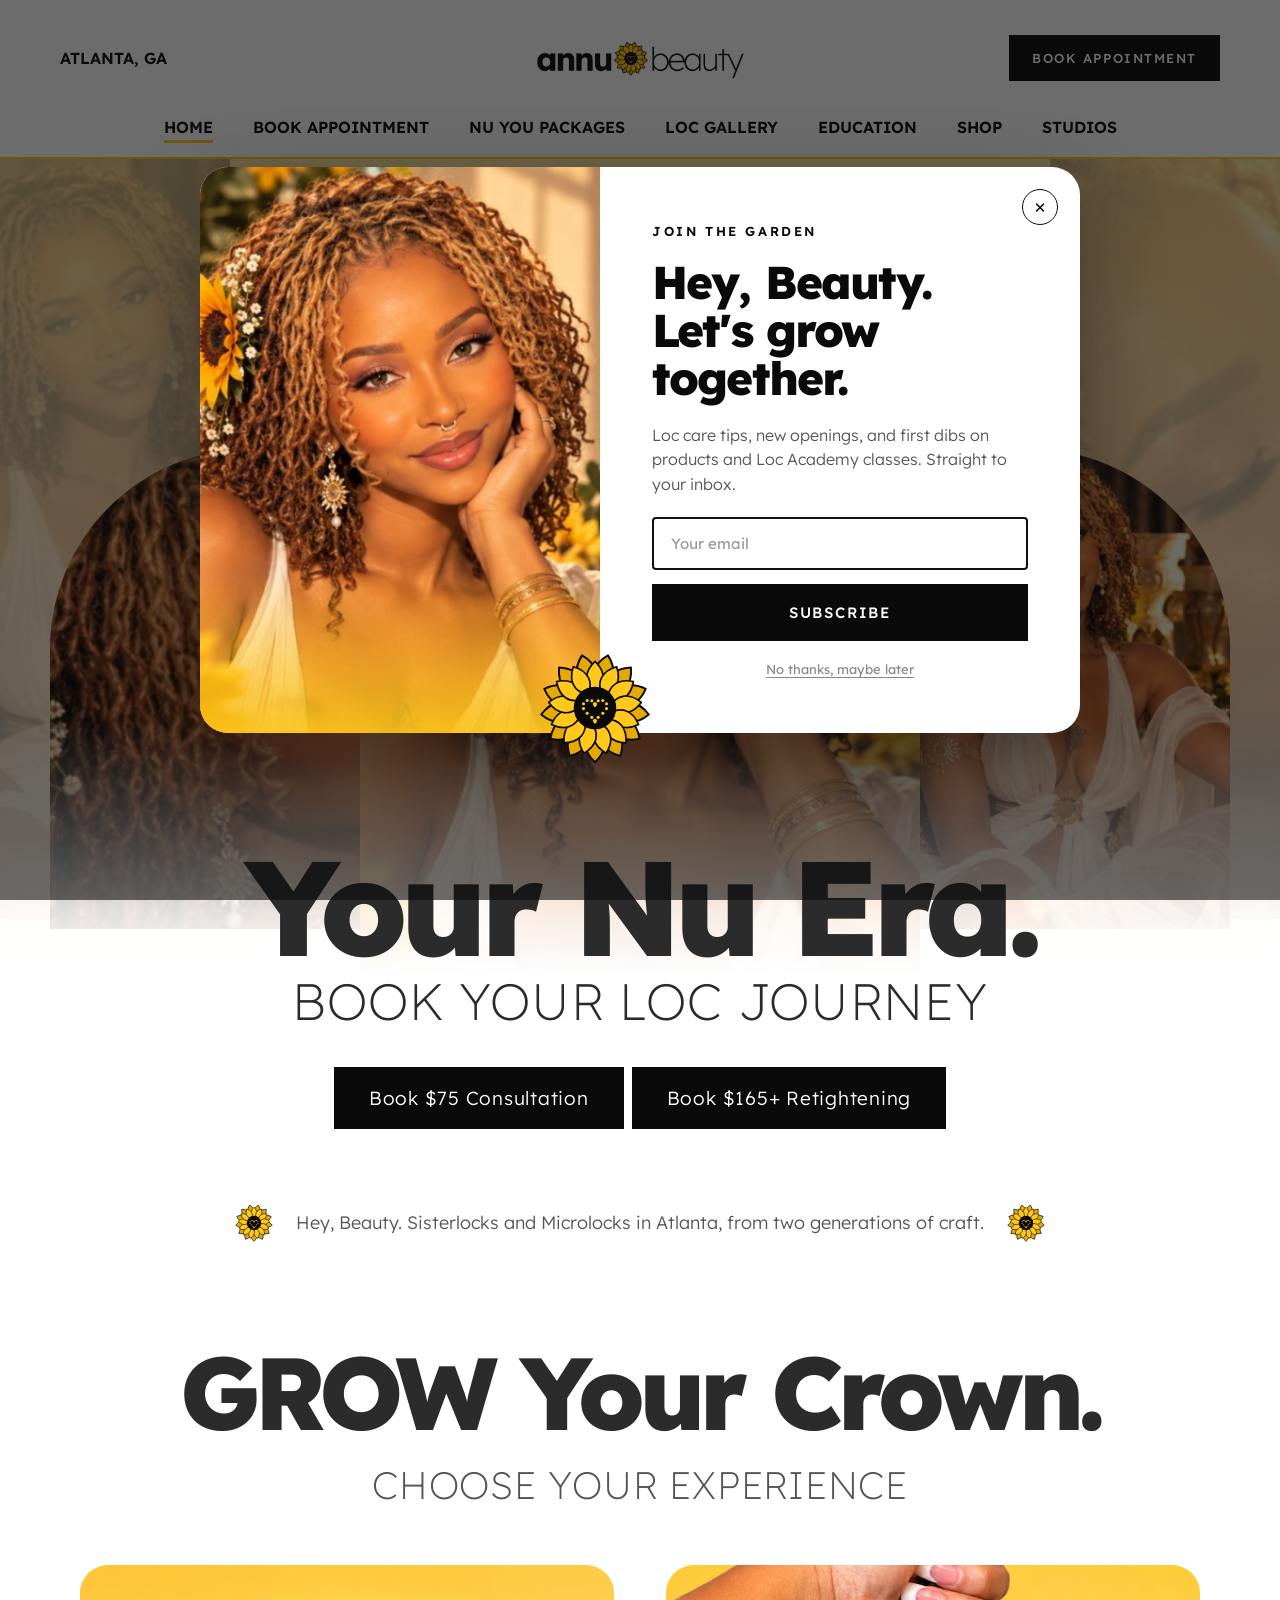
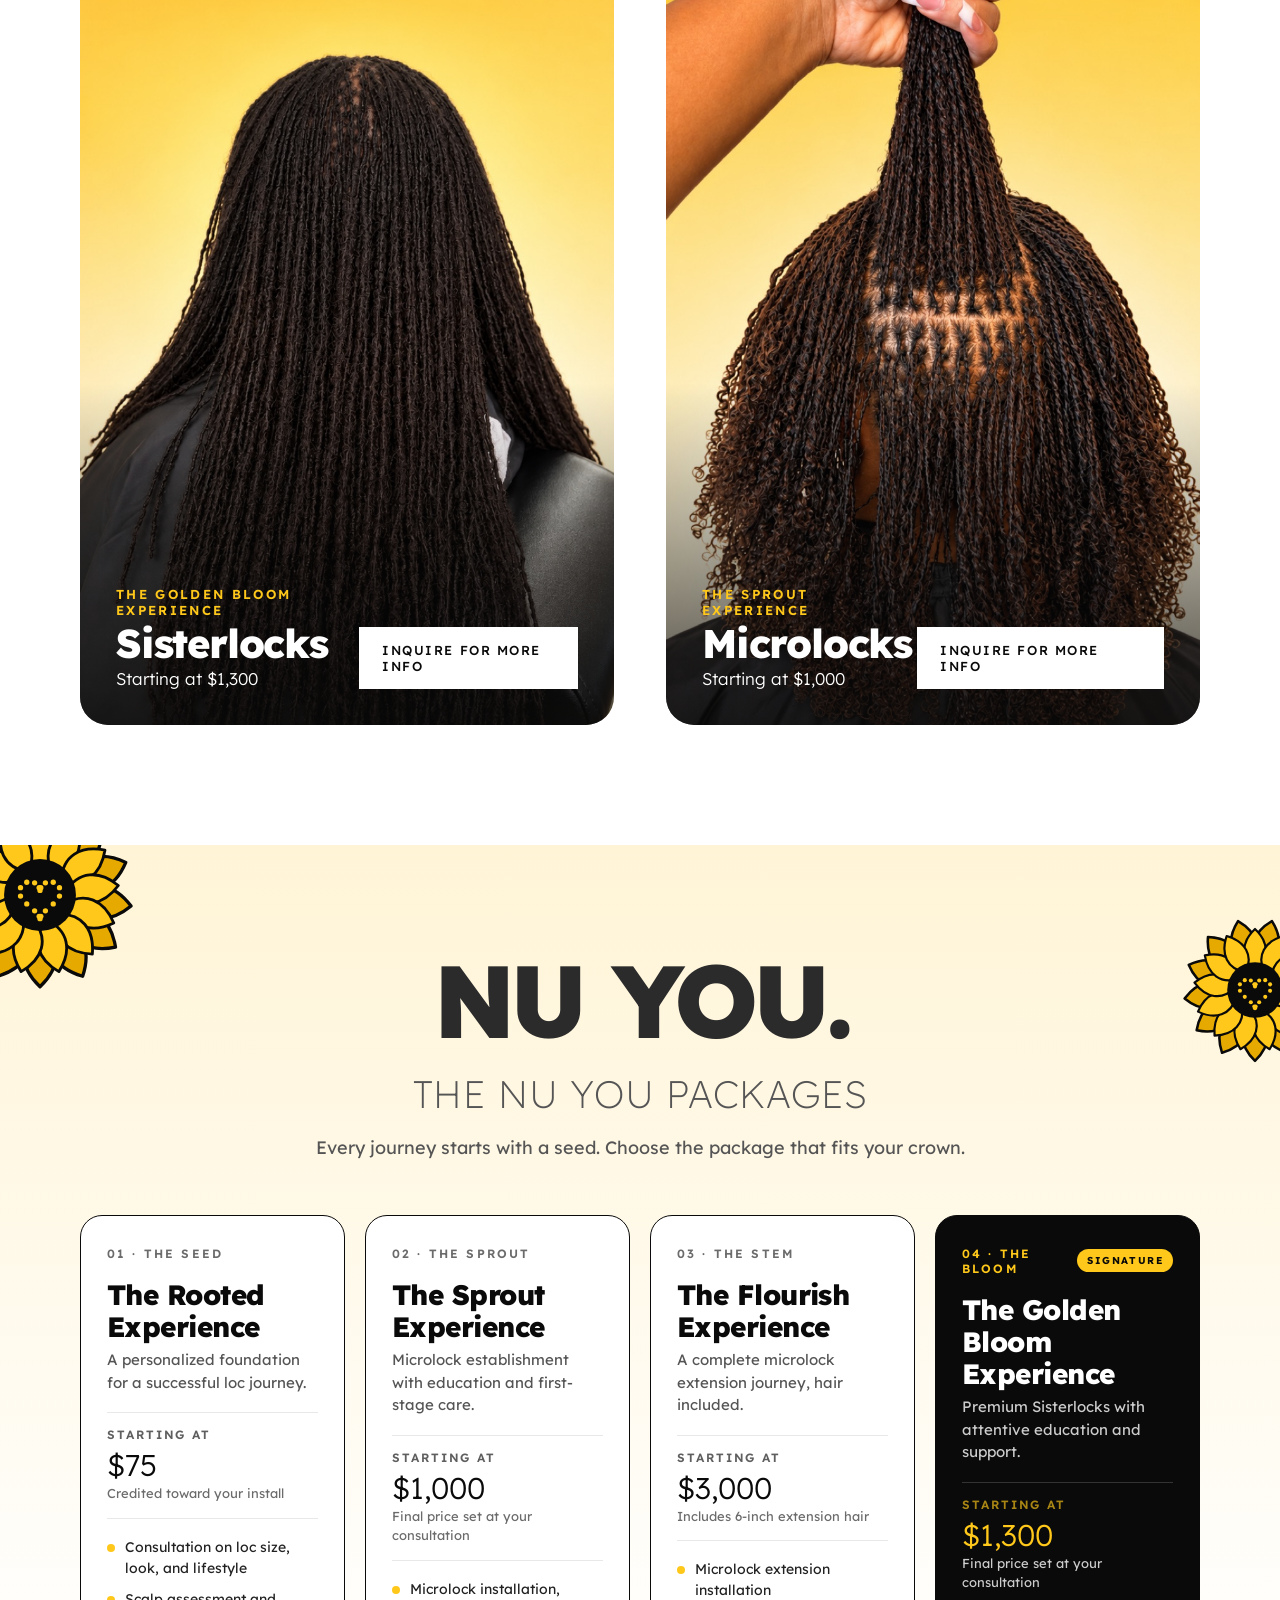
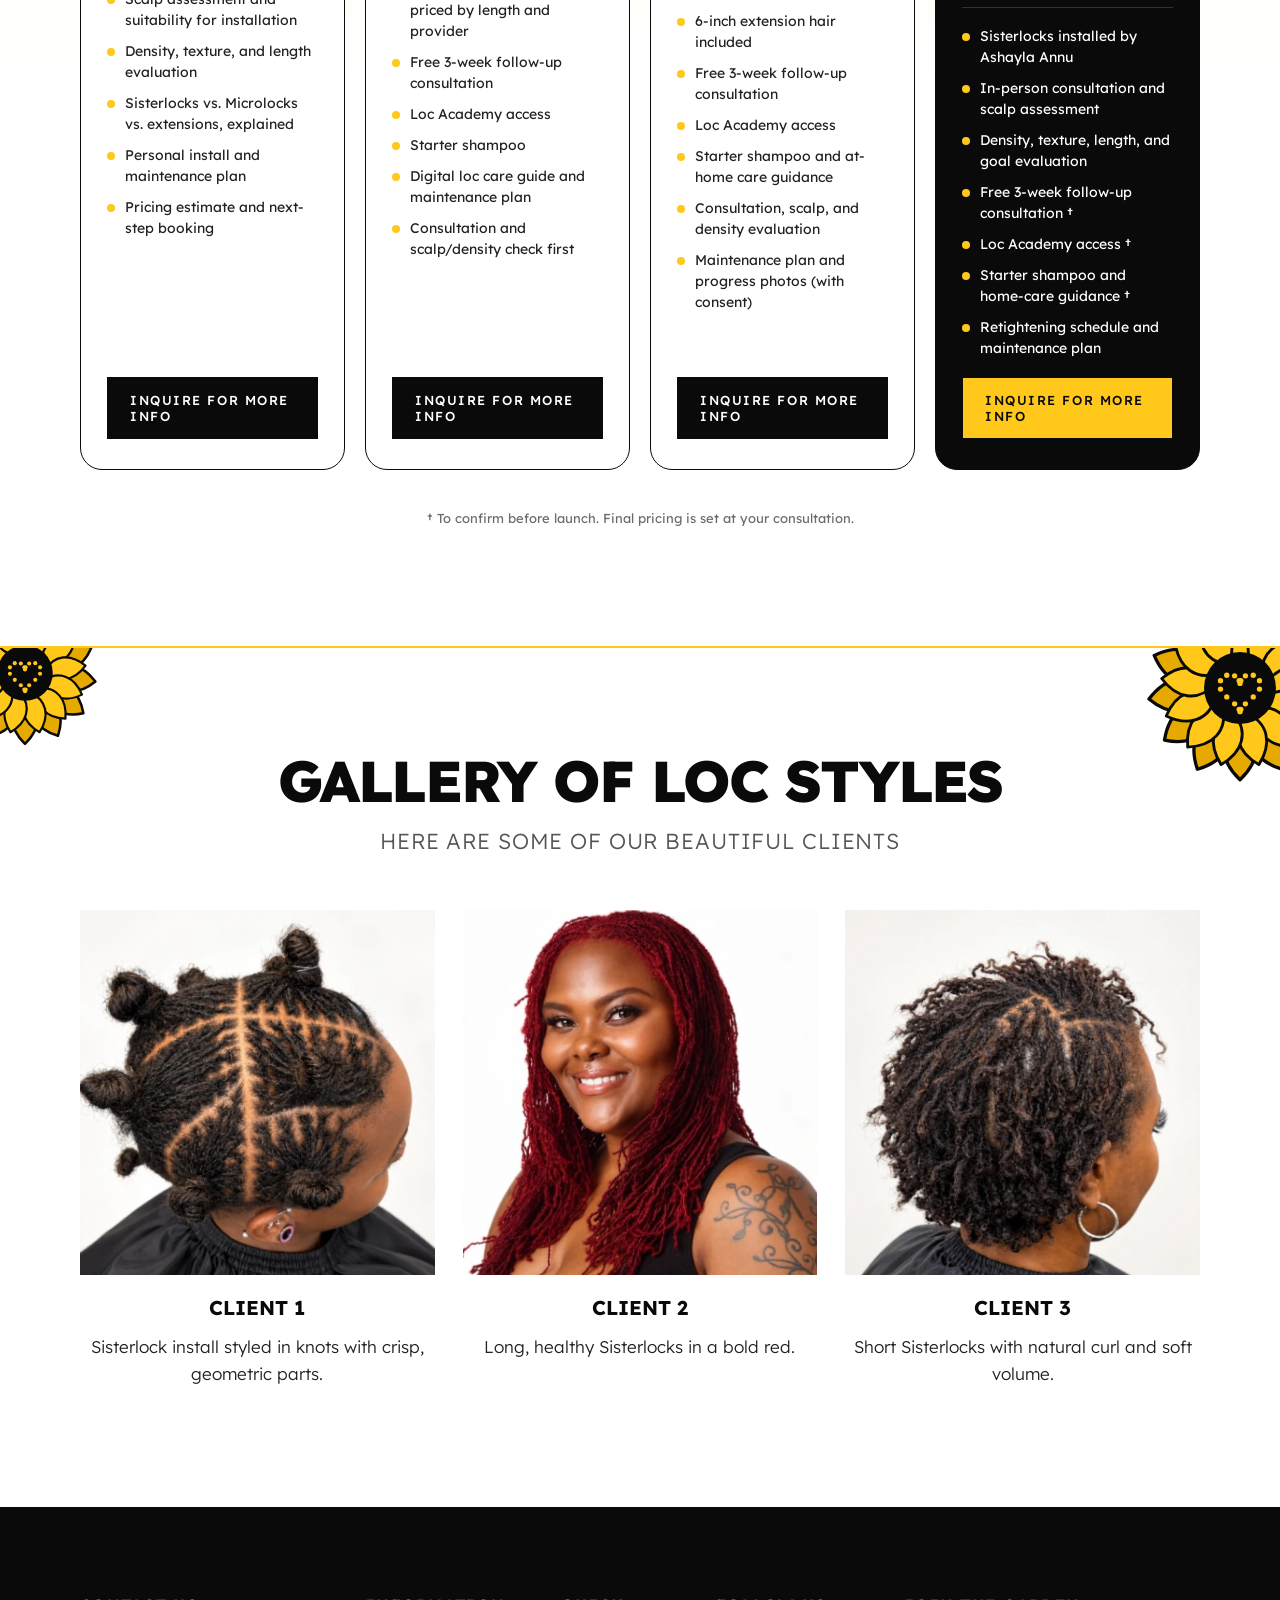
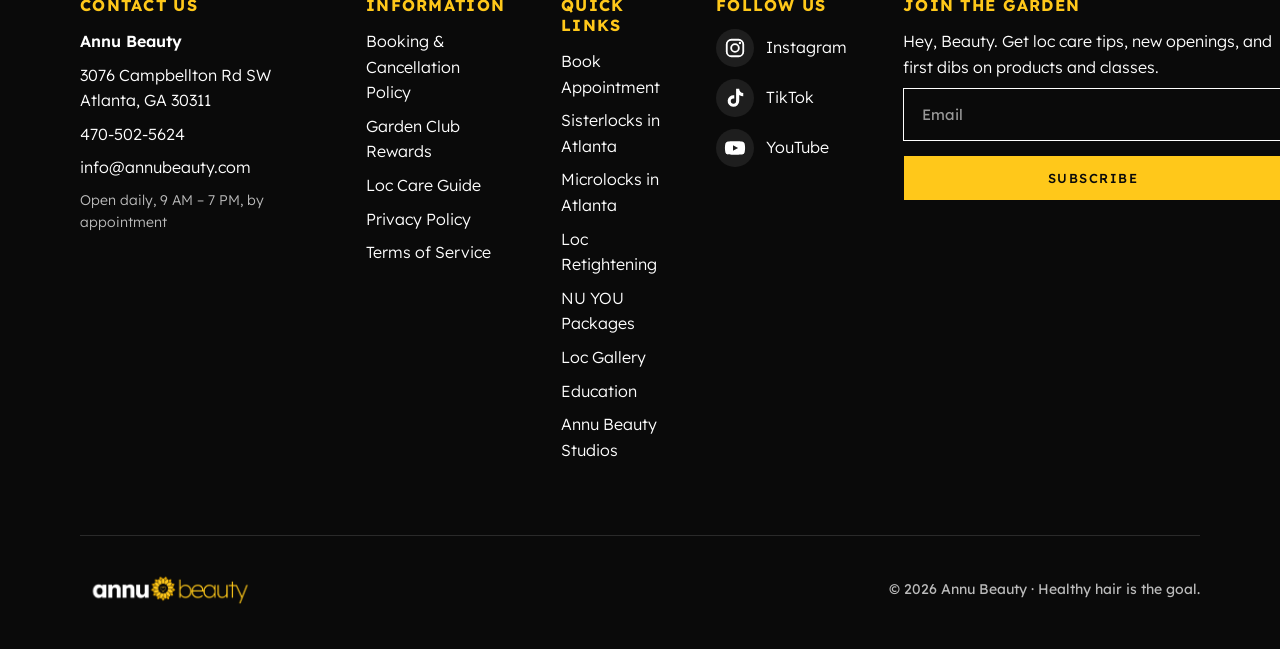
<file: index.html>
<!doctype html>
<html lang="en">
<head>
  <meta charset="utf-8">
  <meta name="viewport" content="width=device-width, initial-scale=1">
  <title>Sisterlocks &amp; Microlocks in Atlanta | Annu Beauty</title>
  <meta name="description" content="Certified Sisterlocks consultant in Southwest Atlanta. Sisterlocks, Microlocks, loc extensions and retightening for thick, kinky hair. Book a consultation.">
  <link rel="canonical" href="https://annubeauty.com/">
  <meta property="og:type" content="website">
  <meta property="og:site_name" content="Annu Beauty">
  <meta property="og:title" content="Sisterlocks &amp; Microlocks in Atlanta | Annu Beauty">
  <meta property="og:description" content="Certified Sisterlocks consultant in Southwest Atlanta. Sisterlocks, Microlocks, loc extensions and retightening for thick, kinky hair. Book a consultation.">
  <meta property="og:url" content="https://annubeauty.com/">
  <meta property="og:image" content="https://annubeauty.com/images/hero-main.jpg">
  <meta name="twitter:card" content="summary_large_image">
  <script type="application/ld+json">
{
  "@context": "https://schema.org",
  "@type": "HairSalon",
  "@id": "https://annubeauty.com/#business",
  "name": "Annu Beauty",
  "url": "https://annubeauty.com/",
  "telephone": "+1-470-502-5624",
  "email": "info@annubeauty.com",
  "image": "https://annubeauty.com/images/hero-main.jpg",
  "logo": "https://annubeauty.com/images/logo.png",
  "priceRange": "$$$",
  "address": {
    "@type": "PostalAddress",
    "streetAddress": "3076 Campbellton Rd SW",
    "addressLocality": "Atlanta",
    "addressRegion": "GA",
    "postalCode": "30311",
    "addressCountry": "US"
  },
  "areaServed": [
    "Atlanta",
    "Southwest Atlanta",
    "West End",
    "College Park",
    "East Point",
    "Fayetteville",
    "Riverdale",
    "Decatur"
  ],
  "description": "Certified Sisterlocks consultant in Southwest Atlanta offering Sisterlocks, Microlocks, loc extensions, and loc retightening, with education in every service.",
  "slogan": "Beauty. Education. Empowerment.",
  "founder": {
    "@type": "Person",
    "name": "Ashayla Lewis",
    "jobTitle": "Certified Sisterlocks Consultant"
  },
  "openingHoursSpecification": [
    {
      "@type": "OpeningHoursSpecification",
      "dayOfWeek": ["Monday", "Tuesday", "Wednesday", "Thursday", "Friday", "Saturday", "Sunday"],
      "opens": "09:00",
      "closes": "19:00"
    }
  ],
  "knowsAbout": [
    "Sisterlocks",
    "Microlocks",
    "Loc extensions",
    "Loc retightening",
    "Natural hair care"
  ],
  "sameAs": [
    "https://www.instagram.com/annubeauty",
    "https://www.tiktok.com/@annubeauty_",
    "https://www.youtube.com/@annubeauty2723"
  ],
  "makesOffer": [
    {
      "@type": "Offer",
      "price": "75",
      "priceCurrency": "USD",
      "priceSpecification": {
        "@type": "PriceSpecification",
        "minPrice": "75",
        "priceCurrency": "USD"
      },
      "itemOffered": {
        "@type": "Service",
        "name": "Sisterlocks consultation"
      }
    },
    {
      "@type": "Offer",
      "price": "1300",
      "priceCurrency": "USD",
      "priceSpecification": {
        "@type": "PriceSpecification",
        "minPrice": "1300",
        "priceCurrency": "USD"
      },
      "itemOffered": {
        "@type": "Service",
        "name": "Sisterlocks installation"
      }
    },
    {
      "@type": "Offer",
      "price": "1000",
      "priceCurrency": "USD",
      "priceSpecification": {
        "@type": "PriceSpecification",
        "minPrice": "1000",
        "priceCurrency": "USD"
      },
      "itemOffered": {
        "@type": "Service",
        "name": "Microlocks installation"
      }
    },
    {
      "@type": "Offer",
      "price": "3000",
      "priceCurrency": "USD",
      "priceSpecification": {
        "@type": "PriceSpecification",
        "minPrice": "3000",
        "priceCurrency": "USD"
      },
      "itemOffered": {
        "@type": "Service",
        "name": "Loc extensions"
      }
    },
    {
      "@type": "Offer",
      "price": "165",
      "priceCurrency": "USD",
      "priceSpecification": {
        "@type": "PriceSpecification",
        "minPrice": "165",
        "priceCurrency": "USD"
      },
      "itemOffered": {
        "@type": "Service",
        "name": "Loc retightening"
      }
    }
  ]
}
  </script>
  <link rel="icon" href="images/sunflower.svg">
  <link rel="preconnect" href="https://fonts.googleapis.com">
  <link rel="preconnect" href="https://fonts.gstatic.com" crossorigin>
  <link href="https://fonts.googleapis.com/css2?family=Lexend:wght@200;300;400;500;600;700;800&display=swap" rel="stylesheet">
  <link rel="stylesheet" href="styles.css">
  <script src="script.js" defer></script>
</head>
<body>

<header class="site-header">
  <div class="header-top">
    <div class="header-side">
      <button class="menu-toggle" aria-label="Open menu" aria-expanded="false"><svg width="24" height="24" viewBox="0 0 24 24"><path d="M3 6H21M3 12H21M3 18H21" stroke="#0A0A0A" stroke-width="2" stroke-linecap="round"/></svg></button>
      <span class="location">ATLANTA, GA</span>
    </div>
    <a class="logo" href="index.html"><img src="images/logo.png" alt="Annu Beauty"></a>
    <div class="header-side right">
      <a class="btn btn-ink btn-sm" data-book href="book.html"><span class="hide-sm">Book Appointment</span><span class="show-sm">Book</span></a>
    </div>
  </div>
  <nav class="main-nav">
    <a href="index.html" class="active">HOME</a>
    <a href="book.html">BOOK APPOINTMENT</a>
    <a href="index.html#packages">NU YOU PACKAGES</a>
    <a href="index.html#gallery">LOC GALLERY</a>
    <a href="academy.html">EDUCATION</a>
    <a href="shop.html">SHOP</a>
    <a href="studios.html">STUDIOS</a>
  </nav>
</header>

<main>
  <section class="hero" aria-label="Welcome">
    <div class="ghost l" style="background-image:url(images/hero-seated.jpg)"></div>
    <div class="ghost r" style="background-image:url(images/hero-profile.jpg)"></div>
    <div class="arch side l" style="background-image:url(images/hero-profile.jpg)"></div>
    <div class="arch side r" style="background-image:url(images/hero-seated.jpg)"></div>
    <div class="arch center" style="background-image:url(images/hero-main.jpg)" role="img" aria-label="Client with honey-blonde locs and sunflowers"></div>
    <div class="fade"></div>
    <div class="headline">
      <h1 class="mega">Your Nu Era.</h1>
      <p class="sub">Book your loc journey</p>
    </div>
  </section>

  <div class="quick-book">
    <a class="btn btn-ink btn-soft" data-book href="book.html">Book $75 Consultation</a>
    <a class="btn btn-ink btn-soft" data-book href="book.html">Book $165+ Retightening</a>
  </div>
  <p class="welcome-note"><img src="images/sunflower.svg" alt=""> Hey, Beauty. Sisterlocks and Microlocks in Atlanta, from two generations of craft. <img src="images/sunflower.svg" alt=""></p>

  <section class="wrap experiences" id="experiences">
    <div class="section-head reveal">
      <h2 class="mega">GROW Your Crown.</h2>
      <p class="sub">Choose your experience</p>
    </div>
    <div class="service-cards">
      <a class="service-card reveal" href="mailto:info@annubeauty.com?subject=Inquiry:%20The%20Golden%20Bloom%20Experience">
        <img src="images/card-sisterlocks.jpg" alt="Long mature Sisterlocks on a sunflower-yellow backdrop">
        <div class="info">
          <div><div class="tag">THE GOLDEN BLOOM EXPERIENCE</div><h3>Sisterlocks</h3><div class="price">Starting at $1,300</div></div>
          <span class="btn btn-light btn-sm">Inquire for more info</span>
        </div>
      </a>
      <a class="service-card reveal" href="mailto:info@annubeauty.com?subject=Inquiry:%20The%20Sprout%20Experience">
        <img src="images/card-microlocks.jpg" alt="Microlocks with neat grid parts lifted to show the scalp">
        <div class="info">
          <div><div class="tag">THE SPROUT EXPERIENCE</div><h3>Microlocks</h3><div class="price">Starting at $1,000</div></div>
          <span class="btn btn-light btn-sm">Inquire for more info</span>
        </div>
      </a>
    </div>
  </section>

  <section class="packages pad" id="packages">
    <img class="bloom" src="images/sunflower.svg" alt="" style="left:-70px;top:-60px;width:220px;height:220px;--r:-16deg">
    <img class="bloom slow" src="images/sunflower.svg" alt="" style="right:-60px;top:60px;width:170px;height:170px;--r:22deg">
    <div class="wrap">
      <div class="section-head reveal">
        <h2 class="mega">NU YOU.</h2>
        <p class="sub">The NU YOU packages</p>
        <p>Every journey starts with a seed. Choose the package that fits your crown.</p>
      </div>
      <div class="package-grid">
        <article class="package reveal">
          <span class="num">01 · THE SEED</span>
          <div><h3>The Rooted Experience</h3><p class="lead">A personalized foundation for a successful loc journey.</p></div>
          <div class="price-box"><div class="price"><small>Starting at</small>$75</div><div class="price-note">Credited toward your install</div></div>
          <ul>
            <li>Consultation on loc size, look, and lifestyle</li>
            <li>Scalp assessment and suitability for installation</li>
            <li>Density, texture, and length evaluation</li>
            <li>Sisterlocks vs. Microlocks vs. extensions, explained</li>
            <li>Personal install and maintenance plan</li>
            <li>Pricing estimate and next-step booking</li>
          </ul>
          <a class="btn btn-ink btn-sm btn-block" href="mailto:info@annubeauty.com?subject=Inquiry:%20The%20Rooted%20Experience">Inquire for more info</a>
        </article>
        <article class="package reveal">
          <span class="num">02 · THE SPROUT</span>
          <div><h3>The Sprout Experience</h3><p class="lead">Microlock establishment with education and first-stage care.</p></div>
          <div class="price-box"><div class="price"><small>Starting at</small>$1,000</div><div class="price-note">Final price set at your consultation</div></div>
          <ul>
            <li>Microlock installation, priced by length and provider</li>
            <li>Free 3-week follow-up consultation</li>
            <li>Loc Academy access</li>
            <li>Starter shampoo</li>
            <li>Digital loc care guide and maintenance plan</li>
            <li>Consultation and scalp/density check first</li>
          </ul>
          <a class="btn btn-ink btn-sm btn-block" href="mailto:info@annubeauty.com?subject=Inquiry:%20The%20Sprout%20Experience">Inquire for more info</a>
        </article>
        <article class="package reveal">
          <span class="num">03 · THE STEM</span>
          <div><h3>The Flourish Experience</h3><p class="lead">A complete microlock extension journey, hair included.</p></div>
          <div class="price-box"><div class="price"><small>Starting at</small>$3,000</div><div class="price-note">Includes 6-inch extension hair</div></div>
          <ul>
            <li>Microlock extension installation</li>
            <li>6-inch extension hair included</li>
            <li>Free 3-week follow-up consultation</li>
            <li>Loc Academy access</li>
            <li>Starter shampoo and at-home care guidance</li>
            <li>Consultation, scalp, and density evaluation</li>
            <li>Maintenance plan and progress photos (with consent)</li>
          </ul>
          <a class="btn btn-ink btn-sm btn-block" href="mailto:info@annubeauty.com?subject=Inquiry:%20The%20Flourish%20Experience">Inquire for more info</a>
        </article>
        <article class="package signature reveal">
          <div class="row-between"><span class="num">04 · THE BLOOM</span><span class="badge">SIGNATURE</span></div>
          <div><h3>The Golden Bloom Experience</h3><p class="lead">Premium Sisterlocks with attentive education and support.</p></div>
          <div class="price-box"><div class="price"><small>Starting at</small>$1,300</div><div class="price-note">Final price set at your consultation</div></div>
          <ul>
            <li>Sisterlocks installed by Ashayla Annu</li>
            <li>In-person consultation and scalp assessment</li>
            <li>Density, texture, length, and goal evaluation</li>
            <li>Free 3-week follow-up consultation †</li>
            <li>Loc Academy access †</li>
            <li>Starter shampoo and home-care guidance †</li>
            <li>Retightening schedule and maintenance plan</li>
          </ul>
          <a class="btn btn-sun btn-sm btn-block" href="mailto:info@annubeauty.com?subject=Inquiry:%20The%20Golden%20Bloom%20Experience">Inquire for more info</a>
        </article>
      </div>
      <p class="note">† To confirm before launch. Final pricing is set at your consultation.</p>
    </div>
  </section>

  <section class="gallery pad" id="gallery">
    <img class="bloom" src="images/sunflower.svg" alt="" style="left:-60px;top:-60px;width:170px;height:170px;--r:-14deg">
    <img class="bloom slow" src="images/sunflower.svg" alt="" style="right:-70px;top:-70px;width:220px;height:220px;--r:18deg">
    <div class="wrap">
      <div class="section-head reveal">
        <h2 class="mega">GALLERY OF LOC STYLES</h2>
        <p class="sub">Here are some of our beautiful clients</p>
      </div>
      <div class="client-grid">
        <figure class="client reveal">
          <div class="photo"><img src="images/client-1.jpg" alt="Sisterlocks styled in knots with geometric parts"></div>
          <h3>CLIENT 1</h3>
          <p>Sisterlock install styled in knots with crisp, geometric parts.</p>
        </figure>
        <figure class="client reveal">
          <div class="photo"><img src="images/client-2.jpg" alt="Smiling client with long red Sisterlocks"></div>
          <h3>CLIENT 2</h3>
          <p>Long, healthy Sisterlocks in a bold red.</p>
        </figure>
        <figure class="client reveal">
          <div class="photo"><img src="images/client-3.jpg" alt="Short curly Sisterlocks from the side"></div>
          <h3>CLIENT 3</h3>
          <p>Short Sisterlocks with natural curl and soft volume.</p>
        </figure>
      </div>
    </div>
  </section>
</main>

<footer class="site-footer">
  <div class="wrap">
    <div class="footer-cols">
      <div class="contact-col">
        <h4>CONTACT US</h4>
        <p class="strong">Annu Beauty</p>
        <p>3076 Campbellton Rd SW<br>Atlanta, GA 30311</p>
        <a href="tel:+14705025624">470-502-5624</a>
        <a href="mailto:info@annubeauty.com">info@annubeauty.com</a>
        <p class="small">Open daily, 9 AM – 7 PM, by appointment</p>
      </div>
      <div class="info-col">
        <h4>INFORMATION</h4>
        <a href="book.html#policies">Booking &amp; Cancellation Policy</a>
        <a href="book.html#garden-club">Garden Club Rewards</a>
        <a href="academy.html">Loc Care Guide</a>
        <a href="#">Privacy Policy</a>
        <a href="#">Terms of Service</a>
      </div>
      <div>
        <h4>QUICK LINKS</h4>
        <a href="book.html">Book Appointment</a>
        <a href="sisterlocks-atlanta.html">Sisterlocks in Atlanta</a>
        <a href="microlocks-atlanta.html">Microlocks in Atlanta</a>
        <a href="loc-retightening-atlanta.html">Loc Retightening</a>
        <a href="index.html#packages">NU YOU Packages</a>
        <a href="index.html#gallery">Loc Gallery</a>
        <a href="academy.html">Education</a>
        <a href="studios.html">Annu Beauty Studios</a>
      </div>
      <div>
        <h4>FOLLOW US</h4>
        <div class="social-links">
          <a class="social" href="https://www.instagram.com/annubeauty" target="_blank" rel="noopener" aria-label="Annu Beauty on Instagram"><svg viewBox="0 0 24 24" aria-hidden="true"><rect x="3" y="3" width="18" height="18" rx="5" fill="none" stroke="currentColor" stroke-width="2"/><circle cx="12" cy="12" r="4.2" fill="none" stroke="currentColor" stroke-width="2"/><circle cx="17.4" cy="6.6" r="1.3" fill="currentColor"/></svg><span>Instagram</span></a>
          <a class="social" href="https://www.tiktok.com/@annubeauty_" target="_blank" rel="noopener" aria-label="Annu Beauty on TikTok"><svg viewBox="0 0 24 24" aria-hidden="true"><path fill="currentColor" d="M16.6 2h-3.4v13.4a2.9 2.9 0 1 1-2.9-2.9c.3 0 .6 0 .9.1V9.1a6.3 6.3 0 1 0 5.4 6.3V8.6a7.8 7.8 0 0 0 4.4 1.4V6.6a4.4 4.4 0 0 1-4.4-4.6z"/></svg><span>TikTok</span></a>
          <a class="social" href="https://www.youtube.com/@annubeauty2723" target="_blank" rel="noopener" aria-label="Annu Beauty on YouTube"><svg viewBox="0 0 24 24" aria-hidden="true"><path fill="currentColor" d="M22.5 7.2a2.8 2.8 0 0 0-2-2C18.8 4.7 12 4.7 12 4.7s-6.8 0-8.5.5a2.8 2.8 0 0 0-2 2A29 29 0 0 0 1 12a29 29 0 0 0 .5 4.8 2.8 2.8 0 0 0 2 2c1.7.5 8.5.5 8.5.5s6.8 0 8.5-.5a2.8 2.8 0 0 0 2-2A29 29 0 0 0 23 12a29 29 0 0 0-.5-4.8zM9.8 15.1V8.9l5.6 3.1z"/></svg><span>YouTube</span></a>
        </div>
      </div>
      <div class="signup-col">
        <h4>JOIN THE GARDEN</h4>
        <p>Hey, Beauty. Get loc care tips, new openings, and first dibs on products and classes.</p>
        <form class="signup" data-signup="newsletter">
          <input type="email" placeholder="Email" aria-label="Email" required>
          <button class="btn btn-sun btn-sm" type="submit">Subscribe</button>
        </form>
      </div>
    </div>
    <div class="footer-bottom">
      <img src="images/logo-on-black.png" alt="Annu Beauty">
      <span>© 2026 Annu Beauty · Healthy hair is the goal.</span>
    </div>
  </div>
</footer>

</body>
</html>
</file>
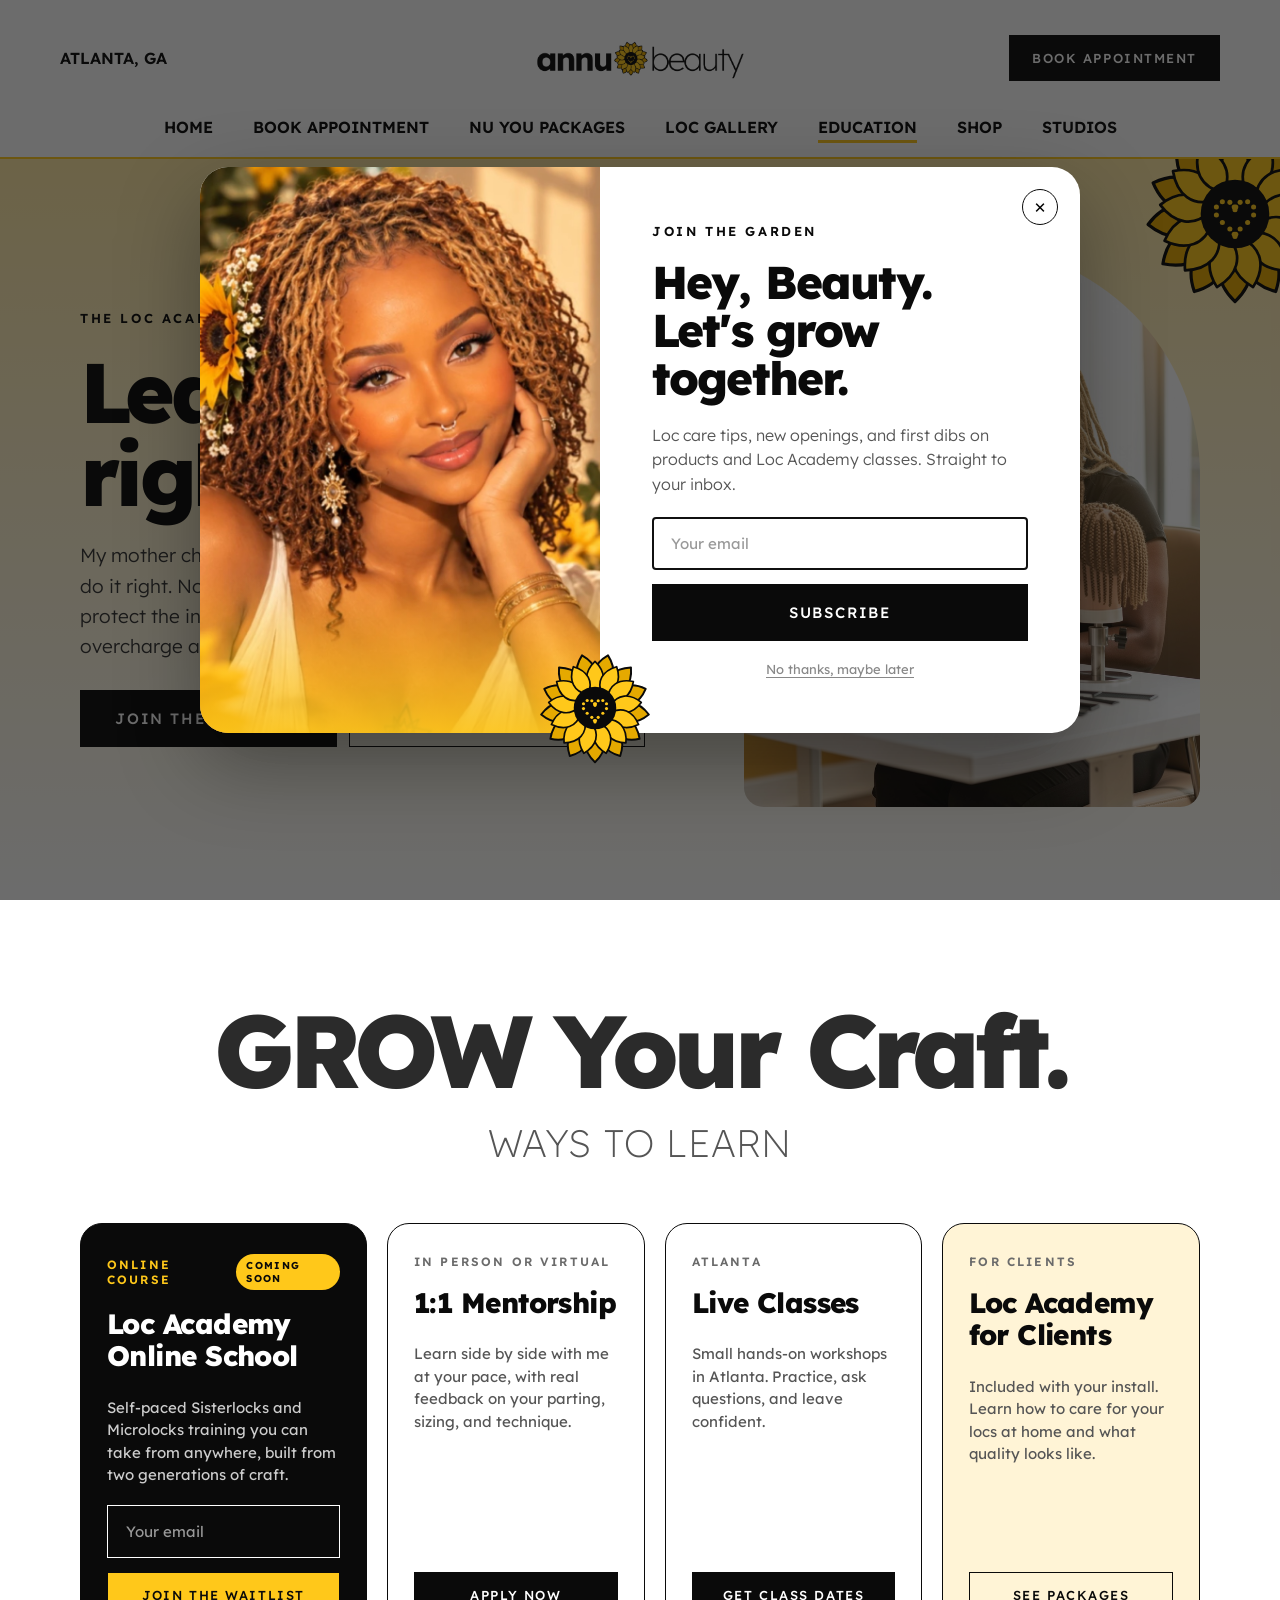
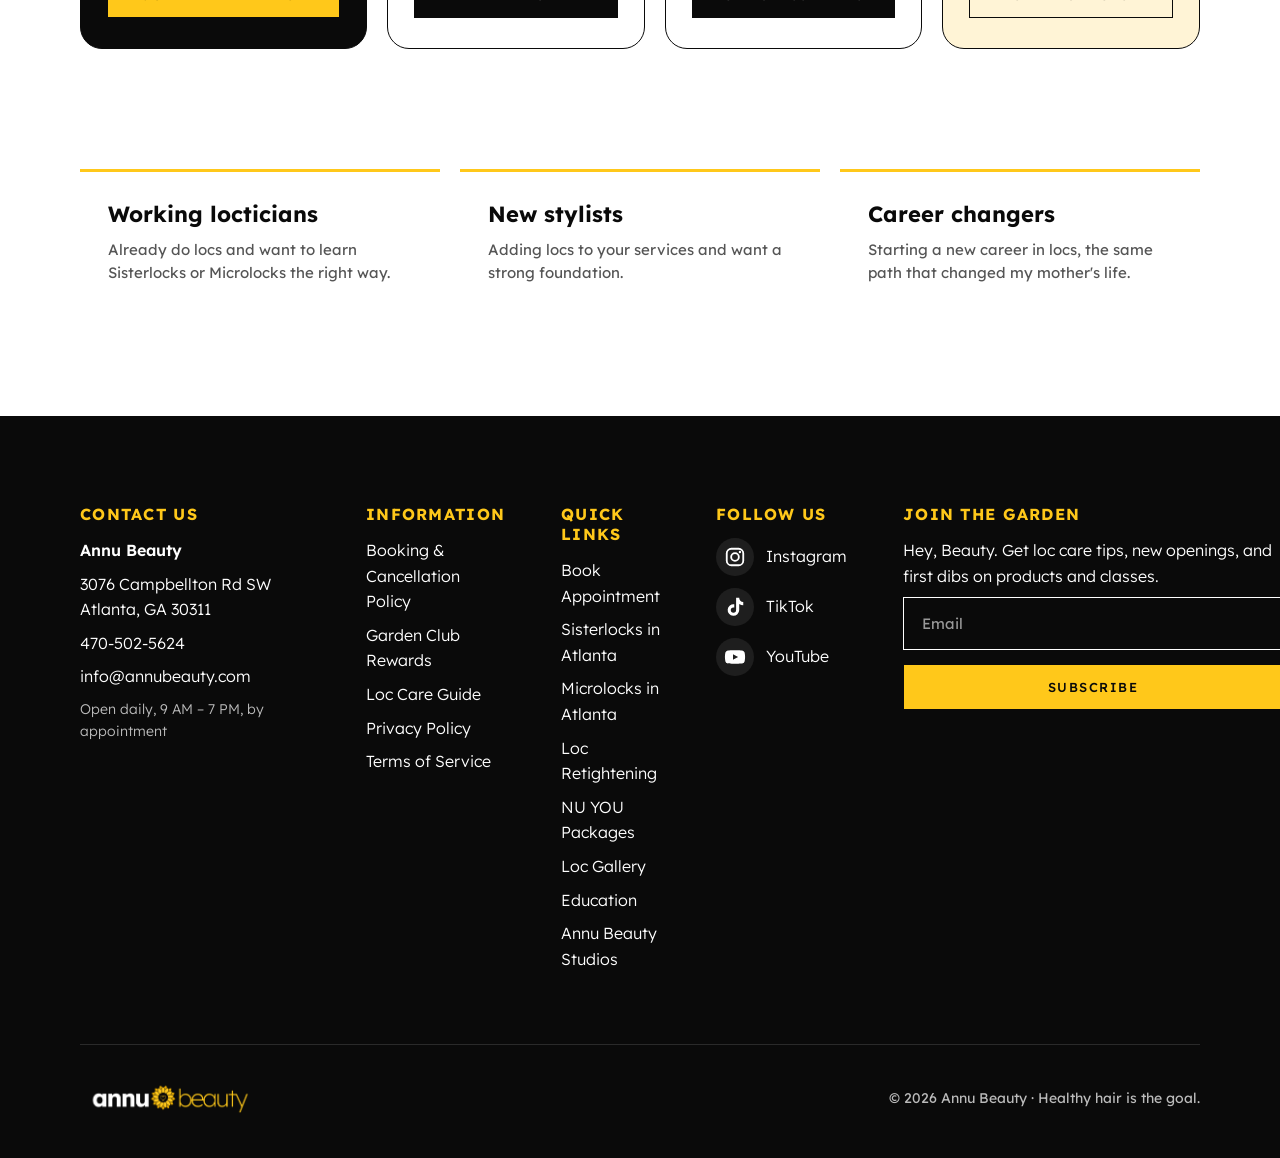
<file: academy.html>
<!doctype html>
<html lang="en">
<head>
  <meta charset="utf-8">
  <meta name="viewport" content="width=device-width, initial-scale=1">
  <title>Sisterlocks &amp; Microlocks Classes | Loc Academy · Annu Beauty</title>
  <meta name="description" content="Learn Sisterlocks and Microlocks the right way from a certified Atlanta consultant. Loctician training, mentorship, and loc care classes. Join the waitlist.">
  <link rel="canonical" href="https://annubeauty.com/academy.html">
  <meta property="og:type" content="website">
  <meta property="og:site_name" content="Annu Beauty">
  <meta property="og:title" content="Sisterlocks &amp; Microlocks Classes | Loc Academy · Annu Beauty">
  <meta property="og:description" content="Learn Sisterlocks and Microlocks the right way from a certified Atlanta consultant. Loctician training, mentorship, and loc care classes. Join the waitlist.">
  <meta property="og:url" content="https://annubeauty.com/academy.html">
  <meta property="og:image" content="https://annubeauty.com/images/hero-main.jpg">
  <meta name="twitter:card" content="summary_large_image">
  <link rel="icon" href="images/sunflower.svg">
  <link rel="preconnect" href="https://fonts.googleapis.com">
  <link rel="preconnect" href="https://fonts.gstatic.com" crossorigin>
  <link href="https://fonts.googleapis.com/css2?family=Lexend:wght@200;300;400;500;600;700;800&display=swap" rel="stylesheet">
  <link rel="stylesheet" href="styles.css">
  <script src="script.js" defer></script>
</head>
<body>

<header class="site-header">
  <div class="header-top">
    <div class="header-side">
      <button class="menu-toggle" aria-label="Open menu" aria-expanded="false"><svg width="24" height="24" viewBox="0 0 24 24"><path d="M3 6H21M3 12H21M3 18H21" stroke="#0A0A0A" stroke-width="2" stroke-linecap="round"/></svg></button>
      <span class="location">ATLANTA, GA</span>
    </div>
    <a class="logo" href="index.html"><img src="images/logo.png" alt="Annu Beauty"></a>
    <div class="header-side right">
      <a class="btn btn-ink btn-sm" data-book href="book.html"><span class="hide-sm">Book Appointment</span><span class="show-sm">Book</span></a>
    </div>
  </div>
  <nav class="main-nav">
    <a href="index.html">HOME</a>
    <a href="book.html">BOOK APPOINTMENT</a>
    <a href="index.html#packages">NU YOU PACKAGES</a>
    <a href="index.html#gallery">LOC GALLERY</a>
    <a href="academy.html" class="active">EDUCATION</a>
    <a href="shop.html">SHOP</a>
    <a href="studios.html">STUDIOS</a>
  </nav>
</header>

<main>
<section class="academy-hero">
  <img class="bloom" src="images/sunflower.svg" alt="" style="right:-60px;top:-50px;width:210px;height:210px;--r:18deg">
  <div class="wrap">
    <div class="reveal">
      <span class="eyebrow">The Loc Academy · Online school</span>
      <h1>Learn it the right way.</h1>
      <p>My mother changed her life with Sisterlocks, and she taught me to do it right. Now I teach locticians and clients the same way: protect the integrity of a woman's hair, and never damage or overcharge a client.</p>
      <div class="btn-row">
        <a class="btn btn-ink" href="#waitlist">Join the waitlist</a>
        <a class="btn btn-ghost" href="https://docs.google.com/forms/d/e/1FAIpQLSc4wisPu28rd94GVhMghmB7RxUP9-Iu64KyoMxXRundQj5q3A/viewform" target="_blank" rel="noopener">Apply for mentorship</a>
      </div>
    </div>
    <img class="img reveal" src="images/academy.jpg" alt="Loctician teaching an online loc class with sunflowers on the desk">
  </div>
</section>

<section class="pad">
  <div class="wrap">
    <div class="section-head reveal">
      <h2 class="mega">GROW Your Craft.</h2>
      <p class="sub">Ways to learn</p>
    </div>
    <div class="package-grid">
      <article class="package signature reveal" id="waitlist">
        <div class="row-between"><span class="num">ONLINE COURSE</span><span class="badge">COMING SOON</span></div>
        <h3>Loc Academy Online School</h3>
        <p class="lead" style="flex-grow:1">Self-paced Sisterlocks and Microlocks training you can take from anywhere, built from two generations of craft.</p>
        <form class="signup" data-signup="course">
          <input type="email" placeholder="Your email" aria-label="Your email" required>
          <button class="btn btn-sun btn-sm" type="submit">Join the waitlist</button>
        </form>
      </article>
      <article class="package reveal">
        <span class="num">IN PERSON OR VIRTUAL</span>
        <h3>1:1 Mentorship</h3>
        <p class="lead" style="flex-grow:1">Learn side by side with me at your pace, with real feedback on your parting, sizing, and technique.</p>
        <a class="btn btn-ink btn-sm btn-block" href="https://docs.google.com/forms/d/e/1FAIpQLSc4wisPu28rd94GVhMghmB7RxUP9-Iu64KyoMxXRundQj5q3A/viewform" target="_blank" rel="noopener">Apply now</a>
      </article>
      <article class="package reveal">
        <span class="num">ATLANTA</span>
        <h3>Live Classes</h3>
        <p class="lead" style="flex-grow:1">Small hands-on workshops in Atlanta. Practice, ask questions, and leave confident.</p>
        <a class="btn btn-ink btn-sm btn-block" href="https://form.jotform.com/263006433712044" target="_blank" rel="noopener">Get class dates</a>
      </article>
      <article class="package reveal" style="background:var(--cream)">
        <span class="num">FOR CLIENTS</span>
        <h3>Loc Academy for Clients</h3>
        <p class="lead" style="flex-grow:1">Included with your install. Learn how to care for your locs at home and what quality looks like.</p>
        <a class="btn btn-ghost btn-sm btn-block" href="index.html#packages">See packages</a>
      </article>
    </div>
  </div>
</section>

<div class="wrap">
  <div class="who-for">
    <div class="reveal"><h3>Working locticians</h3><p>Already do locs and want to learn Sisterlocks or Microlocks the right way.</p></div>
    <div class="reveal"><h3>New stylists</h3><p>Adding locs to your services and want a strong foundation.</p></div>
    <div class="reveal"><h3>Career changers</h3><p>Starting a new career in locs, the same path that changed my mother's life.</p></div>
  </div>
</div>
</main>

<footer class="site-footer">
  <div class="wrap">
    <div class="footer-cols">
      <div class="contact-col">
        <h4>CONTACT US</h4>
        <p class="strong">Annu Beauty</p>
        <p>3076 Campbellton Rd SW<br>Atlanta, GA 30311</p>
        <a href="tel:+14705025624">470-502-5624</a>
        <a href="mailto:info@annubeauty.com">info@annubeauty.com</a>
        <p class="small">Open daily, 9 AM – 7 PM, by appointment</p>
      </div>
      <div class="info-col">
        <h4>INFORMATION</h4>
        <a href="book.html#policies">Booking &amp; Cancellation Policy</a>
        <a href="book.html#garden-club">Garden Club Rewards</a>
        <a href="academy.html">Loc Care Guide</a>
        <a href="#">Privacy Policy</a>
        <a href="#">Terms of Service</a>
      </div>
      <div>
        <h4>QUICK LINKS</h4>
        <a href="book.html">Book Appointment</a>
        <a href="sisterlocks-atlanta.html">Sisterlocks in Atlanta</a>
        <a href="microlocks-atlanta.html">Microlocks in Atlanta</a>
        <a href="loc-retightening-atlanta.html">Loc Retightening</a>
        <a href="index.html#packages">NU YOU Packages</a>
        <a href="index.html#gallery">Loc Gallery</a>
        <a href="academy.html">Education</a>
        <a href="studios.html">Annu Beauty Studios</a>
      </div>
      <div>
        <h4>FOLLOW US</h4>
        <div class="social-links">
          <a class="social" href="https://www.instagram.com/annubeauty" target="_blank" rel="noopener" aria-label="Annu Beauty on Instagram"><svg viewBox="0 0 24 24" aria-hidden="true"><rect x="3" y="3" width="18" height="18" rx="5" fill="none" stroke="currentColor" stroke-width="2"/><circle cx="12" cy="12" r="4.2" fill="none" stroke="currentColor" stroke-width="2"/><circle cx="17.4" cy="6.6" r="1.3" fill="currentColor"/></svg><span>Instagram</span></a>
          <a class="social" href="https://www.tiktok.com/@annubeauty_" target="_blank" rel="noopener" aria-label="Annu Beauty on TikTok"><svg viewBox="0 0 24 24" aria-hidden="true"><path fill="currentColor" d="M16.6 2h-3.4v13.4a2.9 2.9 0 1 1-2.9-2.9c.3 0 .6 0 .9.1V9.1a6.3 6.3 0 1 0 5.4 6.3V8.6a7.8 7.8 0 0 0 4.4 1.4V6.6a4.4 4.4 0 0 1-4.4-4.6z"/></svg><span>TikTok</span></a>
          <a class="social" href="https://www.youtube.com/@annubeauty2723" target="_blank" rel="noopener" aria-label="Annu Beauty on YouTube"><svg viewBox="0 0 24 24" aria-hidden="true"><path fill="currentColor" d="M22.5 7.2a2.8 2.8 0 0 0-2-2C18.8 4.7 12 4.7 12 4.7s-6.8 0-8.5.5a2.8 2.8 0 0 0-2 2A29 29 0 0 0 1 12a29 29 0 0 0 .5 4.8 2.8 2.8 0 0 0 2 2c1.7.5 8.5.5 8.5.5s6.8 0 8.5-.5a2.8 2.8 0 0 0 2-2A29 29 0 0 0 23 12a29 29 0 0 0-.5-4.8zM9.8 15.1V8.9l5.6 3.1z"/></svg><span>YouTube</span></a>
        </div>
      </div>
      <div class="signup-col">
        <h4>JOIN THE GARDEN</h4>
        <p>Hey, Beauty. Get loc care tips, new openings, and first dibs on products and classes.</p>
        <form class="signup" data-signup="newsletter">
          <input type="email" placeholder="Email" aria-label="Email" required>
          <button class="btn btn-sun btn-sm" type="submit">Subscribe</button>
        </form>
      </div>
    </div>
    <div class="footer-bottom">
      <img src="images/logo-on-black.png" alt="Annu Beauty">
      <span>© 2026 Annu Beauty · Healthy hair is the goal.</span>
    </div>
  </div>
</footer>

</body>
</html>
</file>
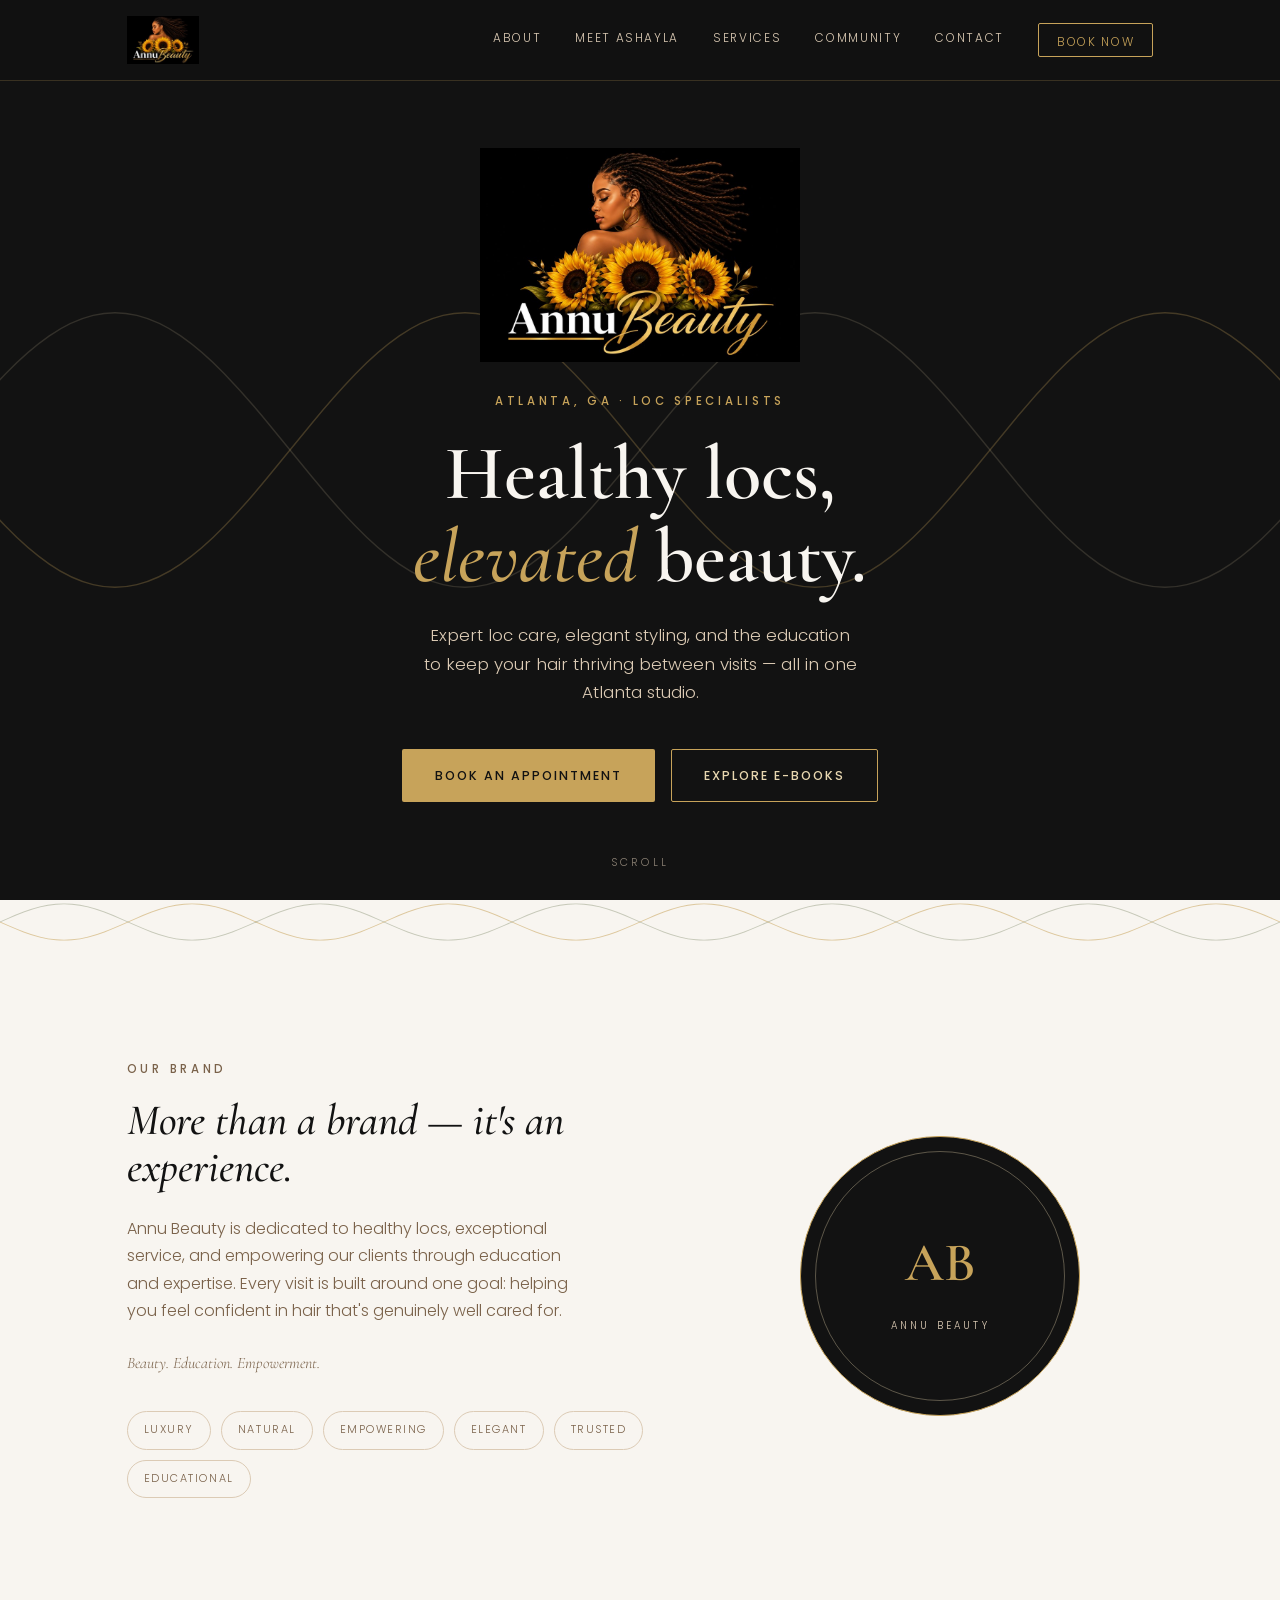
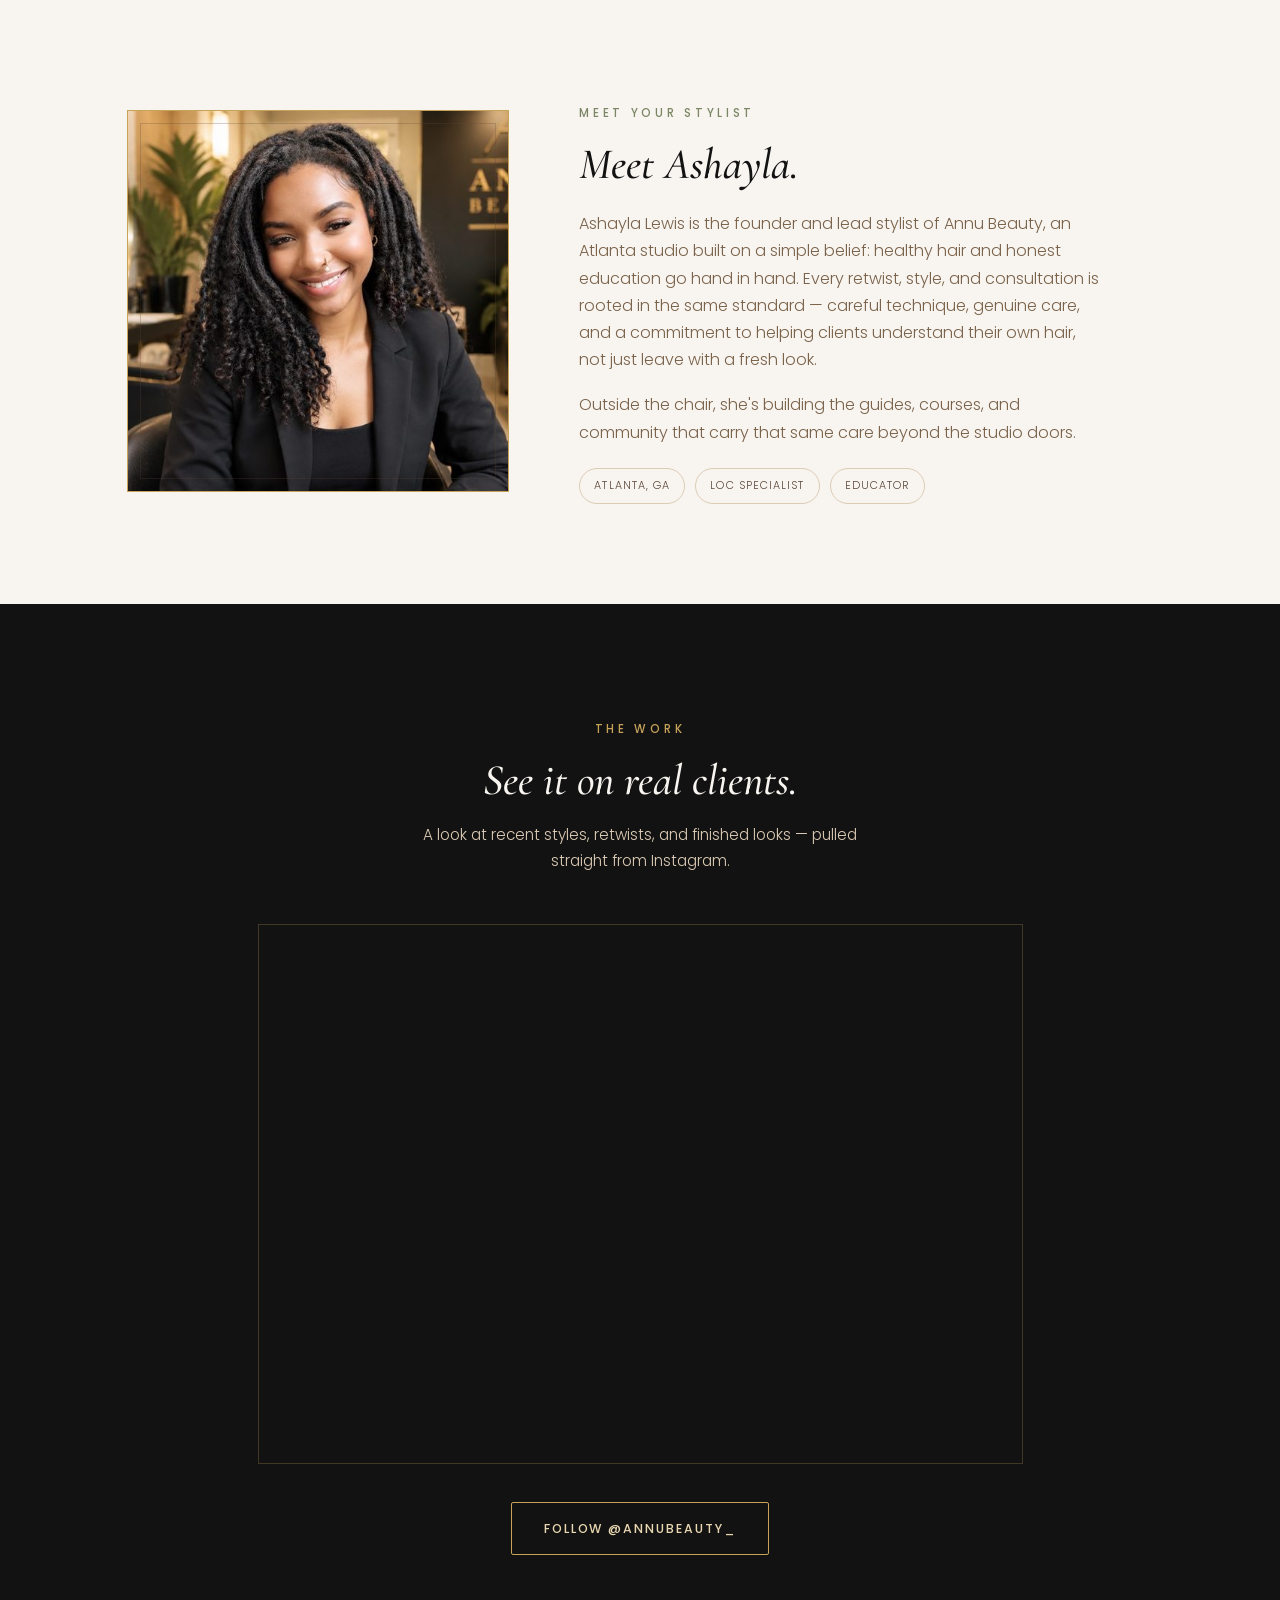
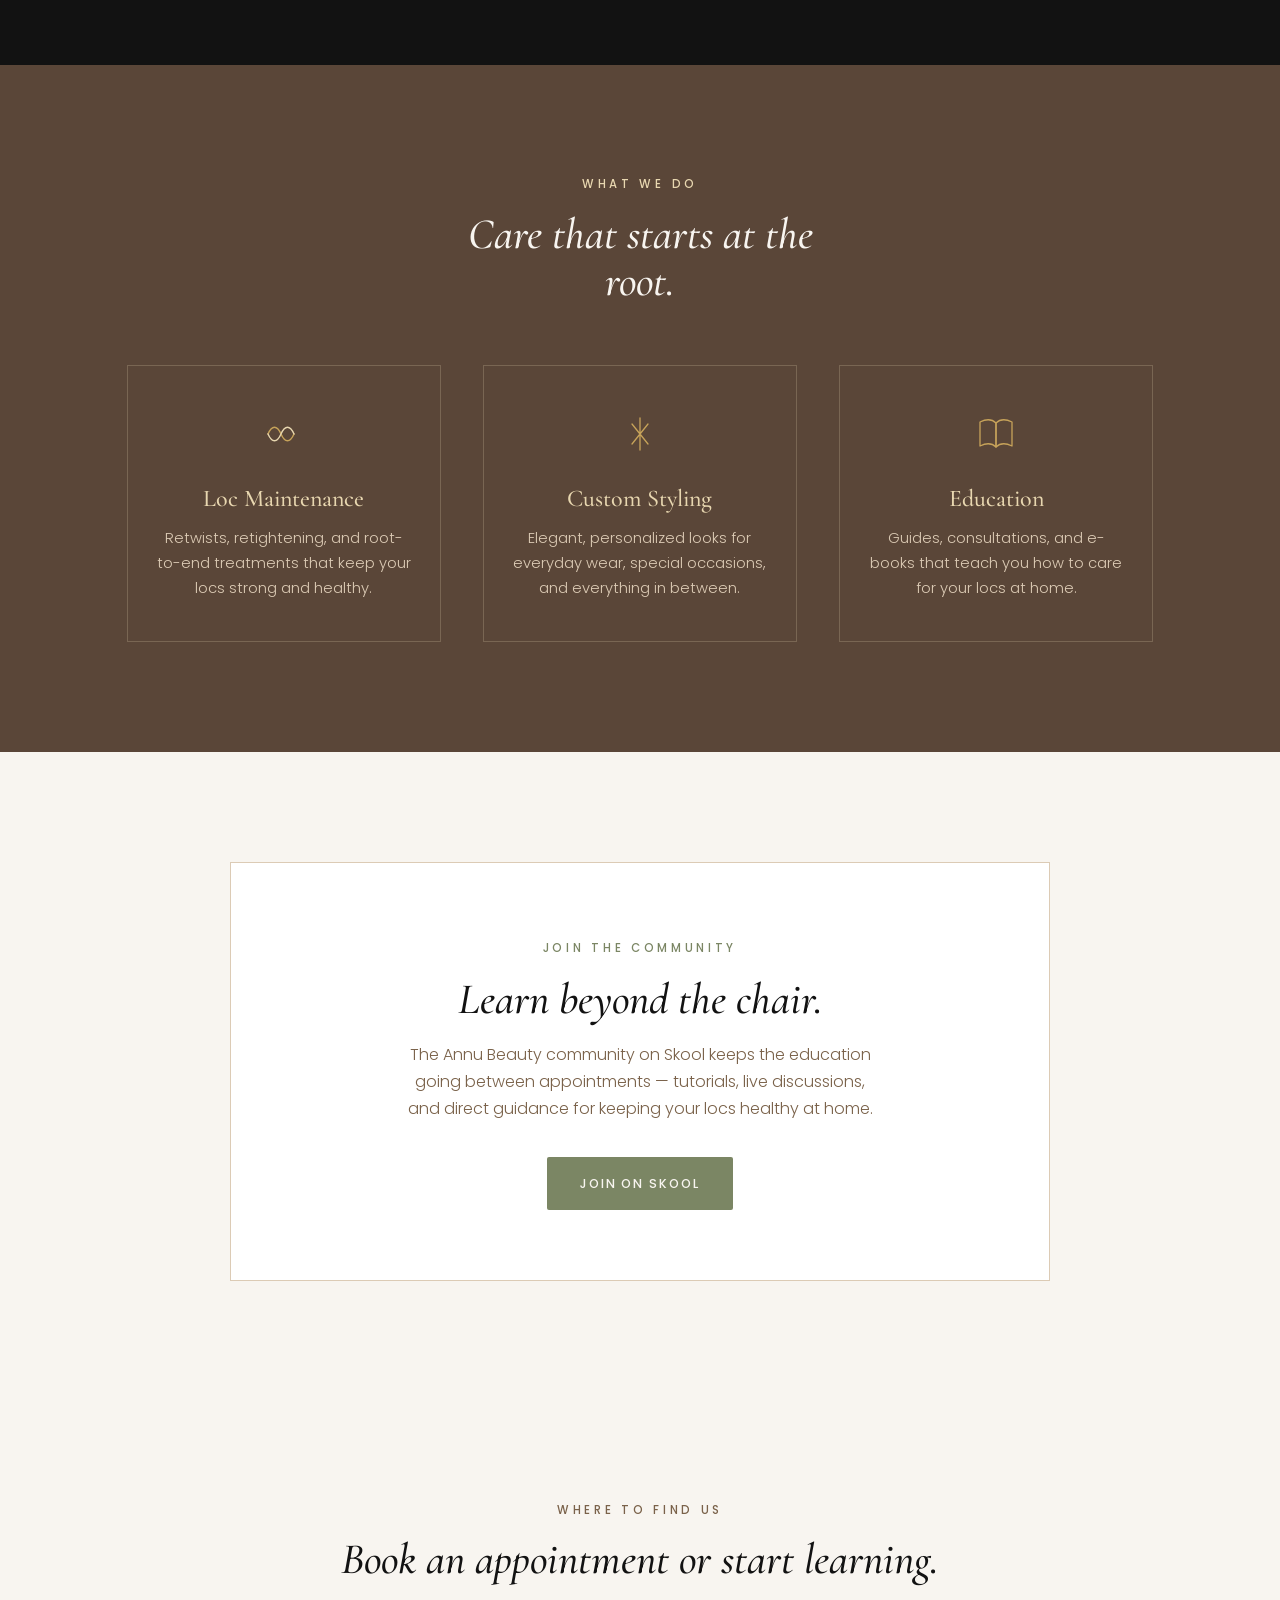
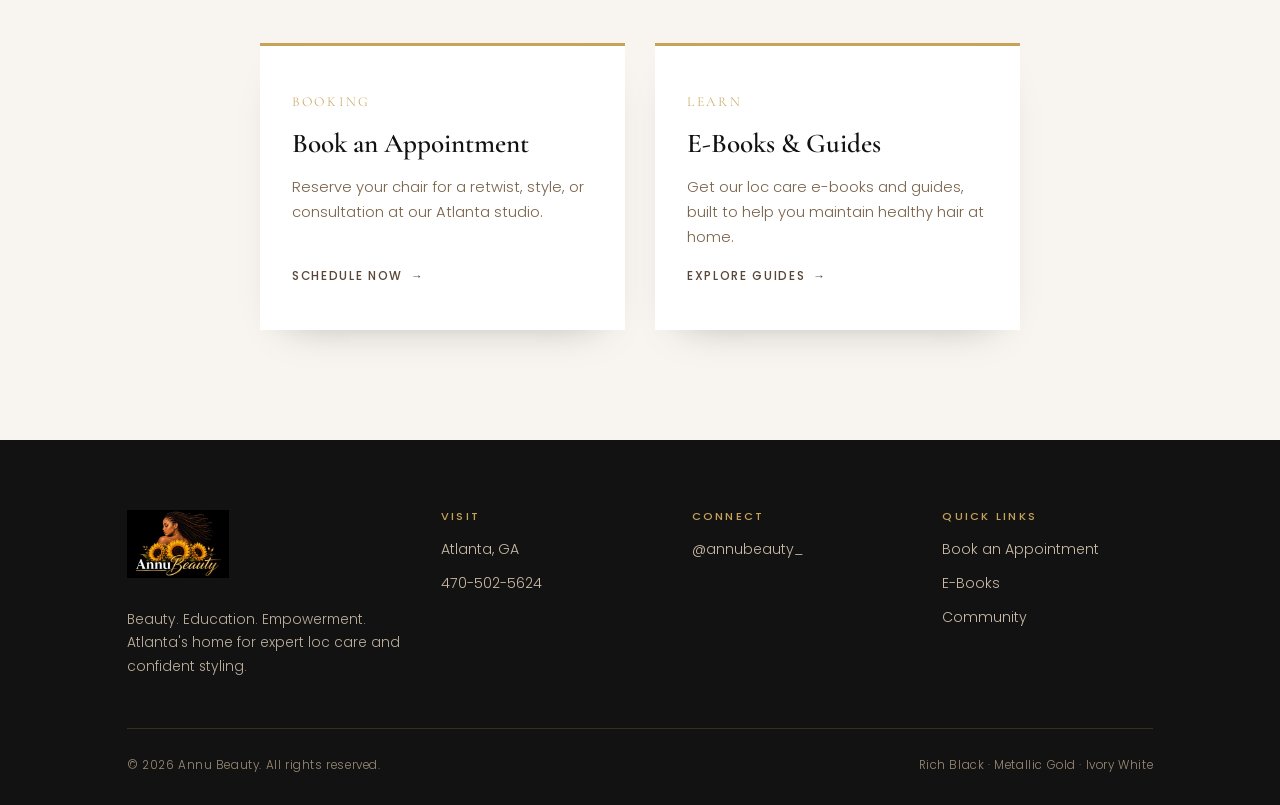
<file: annu-beauty-website_4.html>
<!DOCTYPE html>
<html lang="en">
<head>
<meta charset="UTF-8">
<meta name="viewport" content="width=device-width, initial-scale=1.0">
<title>Annu Beauty | Atlanta Loc Specialists — Beauty. Education. Empowerment.</title>
<meta name="description" content="Annu Beauty — Atlanta's home for expert loc care, elegant styling, and the education to keep your hair thriving. Book an appointment and start learning with us.">
<link rel="preconnect" href="https://fonts.googleapis.com">
<link rel="preconnect" href="https://fonts.gstatic.com" crossorigin>
<link href="https://fonts.googleapis.com/css2?family=Cormorant+Garamond:ital,wght@0,400;0,500;0,600;0,700;1,500;1,600&family=Poppins:wght@300;400;500;600&display=swap" rel="stylesheet">
<style>
  :root{
    --black:#121212;
    --gold:#C7A35A;
    --champagne:#E8D7B0;
    --ivory:#F8F5F0;
    --beige:#DCCBB5;
    --mocha:#7A624A;
    --sage:#7B8664;
    --walnut:#5A4638;

    --serif:'Cormorant Garamond', serif;
    --sans:'Poppins', sans-serif;
    --ease:cubic-bezier(.22,.61,.36,1);
  }

  *{margin:0;padding:0;box-sizing:border-box;}

  html{scroll-behavior:smooth;}

  body{
    background:var(--ivory);
    color:var(--walnut);
    font-family:var(--sans);
    font-weight:300;
    line-height:1.7;
    overflow-x:hidden;
  }

  a{color:inherit;text-decoration:none;}
  img{max-width:100%;display:block;}

  h1,h2,h3,h4{
    font-family:var(--serif);
    font-weight:600;
    line-height:1.08;
    color:var(--black);
  }

  .eyebrow{
    font-family:var(--sans);
    font-size:.72rem;
    letter-spacing:.32em;
    text-transform:uppercase;
    font-weight:500;
  }

  .wrap{
    max-width:1180px;
    margin:0 auto;
    padding:0 6vw;
  }

  section{position:relative;}

  /* reveal-on-scroll */
  .reveal{opacity:0;transform:translateY(28px);transition:opacity .9s var(--ease), transform .9s var(--ease);}
  .reveal.in{opacity:1;transform:none;}
  @media (prefers-reduced-motion: reduce){
    .reveal{opacity:1;transform:none;transition:none;}
    html{scroll-behavior:auto;}
  }

  /* ---------- NAV ---------- */
  header{
    position:fixed;top:0;left:0;right:0;z-index:100;
    background:rgba(18,18,18,.88);
    backdrop-filter:blur(8px);
    border-bottom:1px solid rgba(199,163,90,.22);
    transition:background .4s var(--ease);
  }
  .nav{
    max-width:1180px;margin:0 auto;padding:16px 6vw;
    display:flex;align-items:center;justify-content:space-between;
  }
  .brandmark{
    display:flex;align-items:center;gap:10px;
    font-family:var(--serif);color:var(--champagne);
    letter-spacing:.14em;font-size:1.15rem;font-weight:600;
  }
  .brandmark .ab{
    width:34px;height:34px;border:1px solid var(--gold);border-radius:50%;
    display:flex;align-items:center;justify-content:center;
    font-size:.85rem;letter-spacing:0;color:var(--gold);font-weight:600;
  }
  .nav-logo{height:48px;width:auto;display:block;}
  .hero-logo{max-width:320px;width:55%;margin:0 auto 30px;display:block;}
  .footer-logo{height:68px;width:auto;display:block;margin-bottom:16px;}
  .navlinks{display:flex;align-items:center;gap:34px;}
  .navlinks a{
    font-size:.74rem;letter-spacing:.14em;text-transform:uppercase;
    color:var(--beige);position:relative;padding-bottom:4px;
  }
  .navlinks a::after{
    content:'';position:absolute;left:0;bottom:0;width:0;height:1px;background:var(--gold);
    transition:width .35s var(--ease);
  }
  .navlinks a:hover::after{width:100%;}
  .navlinks a:hover{color:var(--champagne);}
  .nav-cta{
    border:1px solid var(--gold);color:var(--gold)!important;
    padding:8px 18px;border-radius:2px;
  }
  .nav-cta:hover{background:var(--gold);color:var(--black)!important;}
  .nav-cta::after{display:none;}
  .menu-btn{display:none;background:none;border:none;color:var(--champagne);font-size:1.4rem;cursor:pointer;}

  @media (max-width:860px){
    .navlinks{
      position:fixed;top:66px;left:0;right:0;
      background:rgba(18,18,18,.98);
      flex-direction:column;align-items:flex-start;gap:0;
      padding:0 6vw;max-height:0;overflow:hidden;
      transition:max-height .4s var(--ease);
      border-bottom:1px solid rgba(199,163,90,.22);
    }
    .navlinks.open{max-height:400px;padding:18px 6vw 24px;}
    .navlinks a{width:100%;padding:12px 0;border-bottom:1px solid rgba(199,163,90,.1);}
    .nav-cta{border:none;padding:12px 0;}
    .menu-btn{display:block;}
  }

  /* ---------- HERO ---------- */
  .hero{
    min-height:100svh;
    background:var(--black);
    display:flex;align-items:center;
    position:relative;overflow:hidden;
    padding-top:70px;
  }
  .hero-strand{
    position:absolute;inset:0;width:100%;height:100%;
    opacity:.55;pointer-events:none;
  }
  .hero-strand path{
    fill:none;stroke:var(--gold);stroke-width:1.4;
    stroke-dasharray:2400;stroke-dashoffset:2400;
    animation:draw 3.2s var(--ease) forwards .3s;
    opacity:.5;
  }
  .hero-strand path.s2{stroke:var(--champagne);opacity:.28;animation-delay:.6s;}
  @keyframes draw{to{stroke-dashoffset:0;}}
  @media (prefers-reduced-motion: reduce){
    .hero-strand path{stroke-dashoffset:0;animation:none;}
  }

  .hero-inner{position:relative;z-index:2;text-align:center;width:100%;padding:60px 6vw 80px;}
  .hero .eyebrow{color:var(--gold);margin-bottom:22px;display:block;}
  .hero h1{
    color:var(--ivory);
    font-size:clamp(2.6rem,6vw,5.2rem);
    max-width:14ch;margin:0 auto 22px;
  }
  .hero h1 em{color:var(--gold);font-style:italic;font-weight:500;}
  .hero p.sub{
    color:var(--beige);font-size:1.05rem;font-weight:300;
    max-width:44ch;margin:0 auto 42px;
  }
  .hero-ctas{display:flex;flex-wrap:wrap;gap:16px;justify-content:center;}

  .btn{
    display:inline-block;padding:15px 32px;font-size:.78rem;
    letter-spacing:.16em;text-transform:uppercase;font-weight:500;
    border-radius:2px;transition:all .35s var(--ease);
    border:1px solid transparent;cursor:pointer;
  }
  .btn-gold{background:var(--gold);color:var(--black);}
  .btn-gold:hover{background:var(--champagne);transform:translateY(-2px);}
  .btn-outline{border-color:var(--gold);color:var(--champagne);}
  .btn-outline:hover{background:rgba(199,163,90,.12);transform:translateY(-2px);}
  .btn-ghost{color:var(--beige);border-bottom:1px solid rgba(220,203,181,.4);border-radius:0;padding:15px 4px;}
  .btn-ghost:hover{color:var(--champagne);border-color:var(--gold);}

  .scroll-cue{
    position:absolute;bottom:28px;left:50%;transform:translateX(-50%);
    color:var(--mocha);color:var(--beige);opacity:.6;font-size:.68rem;
    letter-spacing:.3em;text-transform:uppercase;z-index:2;
  }

  /* ---------- DIVIDER STRAND ---------- */
  .divider{padding:0;background:var(--ivory);}
  .divider svg{width:100%;height:44px;display:block;}
  .divider path{fill:none;stroke:var(--gold);stroke-width:1.2;opacity:.55;}
  .divider path.d2{stroke:var(--sage);opacity:.4;}

  /* ---------- ABOUT ---------- */
  .about{background:var(--ivory);padding:110px 0 100px;}
  .about-grid{display:grid;grid-template-columns:1.1fr .9fr;gap:80px;align-items:center;}
  .about .eyebrow{color:var(--mocha);}
  .about h2{font-size:clamp(2rem,3.4vw,2.9rem);margin:16px 0 24px;font-style:italic;font-weight:500;}
  .about p{color:var(--mocha);font-size:1rem;max-width:46ch;margin-bottom:26px;}
  .tagline-row{font-family:var(--serif);font-size:1.15rem;color:var(--walnut);font-style:italic;}

  .badge-wrap{display:flex;justify-content:center;position:relative;}
  .badge{
    width:280px;height:280px;border-radius:50%;
    border:1px solid var(--gold);
    display:flex;flex-direction:column;align-items:center;justify-content:center;
    position:relative;background:var(--black);
  }
  .badge::before{
    content:'';position:absolute;inset:14px;border:1px solid rgba(232,215,176,.35);border-radius:50%;
  }
  .badge .ab-big{font-family:var(--serif);font-size:3.4rem;color:var(--gold);font-weight:600;}
  .badge .ab-sub{font-family:var(--sans);font-size:.62rem;letter-spacing:.32em;color:var(--beige);text-transform:uppercase;margin-top:8px;}

  .mood-row{
    display:flex;flex-wrap:wrap;gap:10px;margin-top:34px;
  }
  .mood-tag{
    font-size:.68rem;letter-spacing:.14em;text-transform:uppercase;
    padding:9px 16px;border:1px solid var(--beige);color:var(--mocha);border-radius:20px;
  }

  @media (max-width:900px){
    .about-grid{grid-template-columns:1fr;gap:50px;}
    .about-grid{text-align:left;}
  }

  /* ---------- SERVICES ---------- */
  .services{background:var(--walnut);padding:110px 0;color:var(--ivory);}
  .services .eyebrow{color:var(--champagne);text-align:center;display:block;}
  .services h2{color:var(--ivory);text-align:center;font-size:clamp(2rem,3.4vw,2.8rem);margin:16px auto 60px;font-style:italic;font-weight:500;max-width:20ch;}
  .service-grid{display:grid;grid-template-columns:repeat(3,1fr);gap:42px;}
  .service-card{
    text-align:center;padding:40px 26px;
    border:1px solid rgba(232,215,176,.22);
    transition:border-color .35s var(--ease), transform .35s var(--ease);
  }
  .service-card:hover{border-color:var(--gold);transform:translateY(-6px);}
  .service-card .icon{
    width:56px;height:56px;margin:0 auto 24px;
    display:flex;align-items:center;justify-content:center;
  }
  .service-card h3{color:var(--champagne);font-size:1.5rem;font-weight:500;margin-bottom:14px;}
  .service-card p{color:var(--beige);font-size:.92rem;font-weight:300;}

  @media (max-width:860px){
    .service-grid{grid-template-columns:1fr;gap:26px;}
  }

  /* ---------- CTA TRIAD ---------- */
  .actions{background:var(--ivory);padding:110px 0;}
  .actions .eyebrow{color:var(--mocha);text-align:center;display:block;}
  .actions h2{text-align:center;font-size:clamp(2rem,3.4vw,2.8rem);margin:16px auto 60px;font-style:italic;font-weight:500;}
  .action-grid{display:grid;grid-template-columns:repeat(2,1fr);gap:30px;max-width:760px;margin:0 auto;}
  .action-card{
    background:#fff;border-top:3px solid var(--gold);
    padding:44px 32px;display:flex;flex-direction:column;gap:16px;
    box-shadow:0 18px 40px -28px rgba(18,18,18,.35);
    transition:transform .4s var(--ease), box-shadow .4s var(--ease);
  }
  .action-card:hover{transform:translateY(-8px);box-shadow:0 24px 48px -24px rgba(18,18,18,.28);}
  .action-num{font-family:var(--serif);font-size:.85rem;letter-spacing:.2em;color:var(--gold);text-transform:uppercase;}
  .action-card h3{font-size:1.7rem;font-weight:600;}
  .action-card p{color:var(--mocha);font-size:.92rem;flex-grow:1;}
  .action-link{
    font-size:.74rem;letter-spacing:.14em;text-transform:uppercase;color:var(--walnut);
    display:inline-flex;align-items:center;gap:8px;font-weight:500;
  }
  .action-link .arrow{transition:transform .3s var(--ease);}
  .action-card:hover .arrow{transform:translateX(6px);}

  @media (max-width:900px){
    .action-grid{grid-template-columns:1fr;}
  }

  /* ---------- BIO ---------- */
  .bio{background:var(--ivory);padding:100px 0;}
  .bio-grid{display:grid;grid-template-columns:.8fr 1.2fr;gap:70px;align-items:center;}
  .bio .eyebrow{color:var(--sage);}
  .bio h2{font-size:clamp(2rem,3.4vw,2.8rem);margin:16px 0 22px;font-style:italic;font-weight:500;}
  .bio p{color:var(--mocha);font-size:1rem;max-width:52ch;margin-bottom:18px;}
  .bio-credits{display:flex;flex-wrap:wrap;gap:10px;margin-top:22px;}
  .bio-credits span{
    font-size:.68rem;letter-spacing:.1em;text-transform:uppercase;color:var(--walnut);
    border:1px solid var(--beige);padding:8px 14px;border-radius:20px;
  }

  .photo-frame{
    position:relative;aspect-ratio:1/1;border:1px solid var(--gold);
    background:var(--beige);display:flex;align-items:center;justify-content:center;overflow:hidden;
  }
  .photo-frame::before{content:'';position:absolute;inset:12px;border:1px solid rgba(90,70,56,.25);pointer-events:none;z-index:2;}
  .photo-frame img{width:100%;height:100%;object-fit:cover;object-position:50% 22%;}
  .photo-placeholder{text-align:center;color:var(--mocha);padding:20px;}
  .photo-placeholder svg{margin:0 auto 14px;opacity:.5;}
  .photo-placeholder span{font-size:.64rem;letter-spacing:.14em;text-transform:uppercase;display:block;opacity:.75;}

  @media (max-width:900px){
    .bio-grid{grid-template-columns:1fr;gap:40px;}
    .photo-frame{max-width:320px;margin:0 auto;}
  }

  /* ---------- PORTFOLIO ---------- */
  .portfolio{background:var(--black);padding:110px 0;text-align:center;}
  .portfolio .eyebrow{color:var(--gold);}
  .portfolio h2{color:var(--ivory);font-size:clamp(2rem,3.4vw,2.8rem);margin:16px auto 18px;font-style:italic;font-weight:500;}
  .portfolio p.sub{color:var(--beige);max-width:50ch;margin:0 auto 50px;font-size:.95rem;}
  .ig-wrap{
    max-width:765px;margin:0 auto;overflow-x:auto;
    border:1px solid rgba(199,163,90,.25);padding:14px;
    -webkit-overflow-scrolling:touch;
  }
  .ig-wrap iframe{display:block;margin:0 auto;}
  .portfolio-follow{display:inline-block;margin-top:38px;}

  /* ---------- COMMUNITY ---------- */
  .community{background:var(--ivory);padding:110px 0;}
  .community-card{
    max-width:820px;margin:0 auto;text-align:center;
    background:#fff;border:1px solid var(--beige);padding:70px 50px;
  }
  .community .eyebrow{color:var(--sage);}
  .community h2{font-size:clamp(2rem,3.4vw,2.8rem);margin:16px auto 18px;font-style:italic;font-weight:500;}
  .community p{color:var(--mocha);max-width:48ch;margin:0 auto 34px;font-size:1rem;}
  .btn-sage{background:var(--sage);color:var(--ivory);}
  .btn-sage:hover{background:#68785a;transform:translateY(-2px);}
  .community-note{display:block;margin-top:16px;font-size:.68rem;letter-spacing:.06em;color:var(--mocha);opacity:.6;}

  @media (max-width:600px){
    .community-card{padding:50px 26px;}
  }

  /* ---------- FOOTER ---------- */
  footer{background:var(--black);color:var(--beige);padding:70px 0 30px;}
  .footer-top{display:grid;grid-template-columns:1.3fr 1fr 1fr 1fr;gap:40px;padding-bottom:50px;border-bottom:1px solid rgba(199,163,90,.2);}
  footer .brandmark{margin-bottom:14px;}
  footer .tag{color:var(--beige);font-size:.86rem;max-width:32ch;opacity:.85;}
  .foot-col h4{
    font-family:var(--sans);font-size:.7rem;letter-spacing:.2em;text-transform:uppercase;
    color:var(--gold);margin-bottom:16px;font-weight:500;
  }
  .foot-col a, .foot-col p{display:block;font-size:.88rem;color:var(--beige);margin-bottom:10px;opacity:.9;}
  .foot-col a:hover{color:var(--champagne);}
  .foot-bottom{
    padding-top:26px;display:flex;justify-content:space-between;flex-wrap:wrap;gap:10px;
    font-size:.74rem;letter-spacing:.05em;color:var(--mocha);color:#9c8c78;
  }

  @media (max-width:800px){
    .footer-top{grid-template-columns:1fr 1fr;}
  }
  @media (max-width:520px){
    .footer-top{grid-template-columns:1fr;}
  }

  ::selection{background:var(--gold);color:var(--black);}
</style>
</head>
<body>

<header>
  <div class="nav">
    <a href="#top" class="brandmark"><img src="[data-uri]" alt="Annu Beauty" class="nav-logo"></a>
    <button class="menu-btn" id="menuBtn" aria-label="Toggle menu">&#9776;</button>
    <nav class="navlinks" id="navLinks">
      <a href="#about">About</a>
      <a href="#bio">Meet Ashayla</a>
      <a href="#services">Services</a>
      <a href="#community">Community</a>
      <a href="#contact">Contact</a>
      <a href="https://Annubeauty.as.me/" target="_blank" rel="noopener" class="nav-cta">Book Now</a>
    </nav>
  </div>
</header>

<section class="hero" id="top">
  <svg class="hero-strand" viewBox="0 0 1400 900" preserveAspectRatio="xMidYMid slice">
    <path class="s1" d="M0.0,450.0 Q0.0,450.0 21.9,476.8 Q43.8,503.6 65.65,526.3 Q87.5,549.0 109.35,564.15 Q131.2,579.3 153.1,584.65 Q175.0,590.0 196.9,584.65 Q218.8,579.3 240.65,564.15 Q262.5,549.0 284.35,526.3 Q306.2,503.6 328.1,476.8 Q350.0,450.0 371.9,423.2 Q393.8,396.4 415.65,373.7 Q437.5,351.0 459.35,335.85 Q481.2,320.7 503.1,315.35 Q525.0,310.0 546.9,315.35 Q568.8,320.7 590.65,335.85 Q612.5,351.0 634.35,373.7 Q656.2,396.4 678.1,423.2 Q700.0,450.0 721.9,476.8 Q743.8,503.6 765.65,526.3 Q787.5,549.0 809.35,564.15 Q831.2,579.3 853.1,584.65 Q875.0,590.0 896.9,584.65 Q918.8,579.3 940.65,564.15 Q962.5,549.0 984.35,526.3 Q1006.2,503.6 1028.1,476.8 Q1050.0,450.0 1071.9,423.2 Q1093.8,396.4 1115.65,373.7 Q1137.5,351.0 1159.35,335.85 Q1181.2,320.7 1203.1,315.35 Q1225.0,310.0 1246.9,315.35 Q1268.8,320.7 1290.65,335.85 Q1312.5,351.0 1334.35,373.7 Q1356.2,396.4 1378.1,423.2 T1400.0,450.0" />
    <path class="s2" d="M0.0,450.0 Q0.0,450.0 21.9,423.2 Q43.8,396.4 65.65,373.7 Q87.5,351.0 109.35,335.85 Q131.2,320.7 153.1,315.35 Q175.0,310.0 196.9,315.35 Q218.8,320.7 240.65,335.85 Q262.5,351.0 284.35,373.7 Q306.2,396.4 328.1,423.2 Q350.0,450.0 371.9,476.8 Q393.8,503.6 415.65,526.3 Q437.5,549.0 459.35,564.15 Q481.2,579.3 503.1,584.65 Q525.0,590.0 546.9,584.65 Q568.8,579.3 590.65,564.15 Q612.5,549.0 634.35,526.3 Q656.2,503.6 678.1,476.8 Q700.0,450.0 721.9,423.2 Q743.8,396.4 765.65,373.7 Q787.5,351.0 809.35,335.85 Q831.2,320.7 853.1,315.35 Q875.0,310.0 896.9,315.35 Q918.8,320.7 940.65,335.85 Q962.5,351.0 984.35,373.7 Q1006.2,396.4 1028.1,423.2 Q1050.0,450.0 1071.9,476.8 Q1093.8,503.6 1115.65,526.3 Q1137.5,549.0 1159.35,564.15 Q1181.2,579.3 1203.1,584.65 Q1225.0,590.0 1246.9,584.65 Q1268.8,579.3 1290.65,564.15 Q1312.5,549.0 1334.35,526.3 Q1356.2,503.6 1378.1,476.8 T1400.0,450.0" />
  </svg>
  <div class="hero-inner">
    <img src="[data-uri]" alt="Annu Beauty logo" class="hero-logo">
    <span class="eyebrow">Atlanta, GA · Loc Specialists</span>
    <h1>Healthy locs, <em>elevated</em> beauty.</h1>
    <p class="sub">Expert loc care, elegant styling, and the education to keep your hair thriving between visits — all in one Atlanta studio.</p>
    <div class="hero-ctas">
      <a href="https://Annubeauty.as.me/" target="_blank" rel="noopener" class="btn btn-gold">Book an Appointment</a>
      <a href="https://beacons.ai/annubeauty" target="_blank" rel="noopener" class="btn btn-outline">Explore E-Books</a>
    </div>
  </div>
  <span class="scroll-cue">Scroll</span>
</section>

<div class="divider"><svg viewBox="0 0 1000 60" preserveAspectRatio="none">
  <path d="M0.0,30.0 Q0.0,30.0 6.25,34.8 Q12.5,39.6 18.75,43.7 Q25.0,47.8 31.25,50.55 Q37.5,53.3 43.75,54.25 Q50.0,55.2 56.25,54.25 Q62.5,53.3 68.75,50.55 Q75.0,47.8 81.25,43.7 Q87.5,39.6 93.75,34.8 Q100.0,30.0 106.25,25.2 Q112.5,20.4 118.75,16.3 Q125.0,12.2 131.25,9.45 Q137.5,6.7 143.75,5.75 Q150.0,4.8 156.25,5.75 Q162.5,6.7 168.75,9.45 Q175.0,12.2 181.25,16.3 Q187.5,20.4 193.75,25.2 Q200.0,30.0 206.25,34.8 Q212.5,39.6 218.75,43.7 Q225.0,47.8 231.25,50.55 Q237.5,53.3 243.75,54.25 Q250.0,55.2 256.25,54.25 Q262.5,53.3 268.75,50.55 Q275.0,47.8 281.25,43.7 Q287.5,39.6 293.75,34.8 Q300.0,30.0 306.25,25.2 Q312.5,20.4 318.75,16.3 Q325.0,12.2 331.25,9.45 Q337.5,6.7 343.75,5.75 Q350.0,4.8 356.25,5.75 Q362.5,6.7 368.75,9.45 Q375.0,12.2 381.25,16.3 Q387.5,20.4 393.75,25.2 Q400.0,30.0 406.25,34.8 Q412.5,39.6 418.75,43.7 Q425.0,47.8 431.25,50.55 Q437.5,53.3 443.75,54.25 Q450.0,55.2 456.25,54.25 Q462.5,53.3 468.75,50.55 Q475.0,47.8 481.25,43.7 Q487.5,39.6 493.75,34.8 Q500.0,30.0 506.25,25.2 Q512.5,20.4 518.75,16.3 Q525.0,12.2 531.25,9.45 Q537.5,6.7 543.75,5.75 Q550.0,4.8 556.25,5.75 Q562.5,6.7 568.75,9.45 Q575.0,12.2 581.25,16.3 Q587.5,20.4 593.75,25.2 Q600.0,30.0 606.25,34.8 Q612.5,39.6 618.75,43.7 Q625.0,47.8 631.25,50.55 Q637.5,53.3 643.75,54.25 Q650.0,55.2 656.25,54.25 Q662.5,53.3 668.75,50.55 Q675.0,47.8 681.25,43.7 Q687.5,39.6 693.75,34.8 Q700.0,30.0 706.25,25.2 Q712.5,20.4 718.75,16.3 Q725.0,12.2 731.25,9.45 Q737.5,6.7 743.75,5.75 Q750.0,4.8 756.25,5.75 Q762.5,6.7 768.75,9.45 Q775.0,12.2 781.25,16.3 Q787.5,20.4 793.75,25.2 Q800.0,30.0 806.25,34.8 Q812.5,39.6 818.75,43.7 Q825.0,47.8 831.25,50.55 Q837.5,53.3 843.75,54.25 Q850.0,55.2 856.25,54.25 Q862.5,53.3 868.75,50.55 Q875.0,47.8 881.25,43.7 Q887.5,39.6 893.75,34.8 Q900.0,30.0 906.25,25.2 Q912.5,20.4 918.75,16.3 Q925.0,12.2 931.25,9.45 Q937.5,6.7 943.75,5.75 Q950.0,4.8 956.25,5.75 Q962.5,6.7 968.75,9.45 Q975.0,12.2 981.25,16.3 Q987.5,20.4 993.75,25.2 T1000.0,30.0" />
  <path class="d2" d="M0.0,30.0 Q0.0,30.0 6.25,25.2 Q12.5,20.4 18.75,16.3 Q25.0,12.2 31.25,9.45 Q37.5,6.7 43.75,5.75 Q50.0,4.8 56.25,5.75 Q62.5,6.7 68.75,9.45 Q75.0,12.2 81.25,16.3 Q87.5,20.4 93.75,25.2 Q100.0,30.0 106.25,34.8 Q112.5,39.6 118.75,43.7 Q125.0,47.8 131.25,50.55 Q137.5,53.3 143.75,54.25 Q150.0,55.2 156.25,54.25 Q162.5,53.3 168.75,50.55 Q175.0,47.8 181.25,43.7 Q187.5,39.6 193.75,34.8 Q200.0,30.0 206.25,25.2 Q212.5,20.4 218.75,16.3 Q225.0,12.2 231.25,9.45 Q237.5,6.7 243.75,5.75 Q250.0,4.8 256.25,5.75 Q262.5,6.7 268.75,9.45 Q275.0,12.2 281.25,16.3 Q287.5,20.4 293.75,25.2 Q300.0,30.0 306.25,34.8 Q312.5,39.6 318.75,43.7 Q325.0,47.8 331.25,50.55 Q337.5,53.3 343.75,54.25 Q350.0,55.2 356.25,54.25 Q362.5,53.3 368.75,50.55 Q375.0,47.8 381.25,43.7 Q387.5,39.6 393.75,34.8 Q400.0,30.0 406.25,25.2 Q412.5,20.4 418.75,16.3 Q425.0,12.2 431.25,9.45 Q437.5,6.7 443.75,5.75 Q450.0,4.8 456.25,5.75 Q462.5,6.7 468.75,9.45 Q475.0,12.2 481.25,16.3 Q487.5,20.4 493.75,25.2 Q500.0,30.0 506.25,34.8 Q512.5,39.6 518.75,43.7 Q525.0,47.8 531.25,50.55 Q537.5,53.3 543.75,54.25 Q550.0,55.2 556.25,54.25 Q562.5,53.3 568.75,50.55 Q575.0,47.8 581.25,43.7 Q587.5,39.6 593.75,34.8 Q600.0,30.0 606.25,25.2 Q612.5,20.4 618.75,16.3 Q625.0,12.2 631.25,9.45 Q637.5,6.7 643.75,5.75 Q650.0,4.8 656.25,5.75 Q662.5,6.7 668.75,9.45 Q675.0,12.2 681.25,16.3 Q687.5,20.4 693.75,25.2 Q700.0,30.0 706.25,34.8 Q712.5,39.6 718.75,43.7 Q725.0,47.8 731.25,50.55 Q737.5,53.3 743.75,54.25 Q750.0,55.2 756.25,54.25 Q762.5,53.3 768.75,50.55 Q775.0,47.8 781.25,43.7 Q787.5,39.6 793.75,34.8 Q800.0,30.0 806.25,25.2 Q812.5,20.4 818.75,16.3 Q825.0,12.2 831.25,9.45 Q837.5,6.7 843.75,5.75 Q850.0,4.8 856.25,5.75 Q862.5,6.7 868.75,9.45 Q875.0,12.2 881.25,16.3 Q887.5,20.4 893.75,25.2 Q900.0,30.0 906.25,34.8 Q912.5,39.6 918.75,43.7 Q925.0,47.8 931.25,50.55 Q937.5,53.3 943.75,54.25 Q950.0,55.2 956.25,54.25 Q962.5,53.3 968.75,50.55 Q975.0,47.8 981.25,43.7 Q987.5,39.6 993.75,34.8 T1000.0,30.0" />
</svg></div>

<section class="about reveal" id="about">
  <div class="wrap about-grid">
    <div>
      <span class="eyebrow">Our Brand</span>
      <h2>More than a brand — it's an experience.</h2>
      <p>Annu Beauty is dedicated to healthy locs, exceptional service, and empowering our clients through education and expertise. Every visit is built around one goal: helping you feel confident in hair that's genuinely well cared for.</p>
      <p class="tagline-row">Beauty. Education. Empowerment.</p>
      <div class="mood-row">
        <span class="mood-tag">Luxury</span>
        <span class="mood-tag">Natural</span>
        <span class="mood-tag">Empowering</span>
        <span class="mood-tag">Elegant</span>
        <span class="mood-tag">Trusted</span>
        <span class="mood-tag">Educational</span>
      </div>
    </div>
    <div class="badge-wrap">
      <div class="badge">
        <span class="ab-big">AB</span>
        <span class="ab-sub">Annu Beauty</span>
      </div>
    </div>
  </div>
</section>

<section class="bio reveal" id="bio">
  <div class="wrap bio-grid">
    <div class="photo-frame">
      <img src="[data-uri]" alt="Ashayla Lewis, founder of Annu Beauty" loading="lazy">
    </div>
    <div>
      <span class="eyebrow">Meet Your Stylist</span>
      <h2>Meet Ashayla.</h2>
      <p>Ashayla Lewis is the founder and lead stylist of Annu Beauty, an Atlanta studio built on a simple belief: healthy hair and honest education go hand in hand. Every retwist, style, and consultation is rooted in the same standard — careful technique, genuine care, and a commitment to helping clients understand their own hair, not just leave with a fresh look.</p>
      <p>Outside the chair, she's building the guides, courses, and community that carry that same care beyond the studio doors.</p>
      <div class="bio-credits">
        <span>Atlanta, GA</span>
        <span>Loc Specialist</span>
        <span>Educator</span>
      </div>
    </div>
  </div>
</section>

<section class="portfolio reveal" id="portfolio">
  <div class="wrap">
    <span class="eyebrow">The Work</span>
    <h2>See it on real clients.</h2>
    <p class="sub">A look at recent styles, retwists, and finished looks — pulled straight from Instagram.</p>
    <div class="ig-wrap">
      <!-- SnapWidget Instagram feed -->
      <iframe src="https://snapwidget.com/embed/1128423" class="snapwidget-widget" allowtransparency="true" frameborder="0" scrolling="no" style="border:none; overflow:hidden;  width:765px; height:510px" title="Posts from Instagram"></iframe>
    </div>
    <a href="https://instagram.com/annubeauty_" target="_blank" rel="noopener" class="btn btn-outline portfolio-follow">Follow @annubeauty_</a>
  </div>
</section>

<section class="services reveal" id="services">
  <div class="wrap">
    <span class="eyebrow">What We Do</span>
    <h2>Care that starts at the root.</h2>
    <div class="service-grid">
      <div class="service-card">
        <div class="icon">
          <svg width="44" height="44" viewBox="0 0 44 44" fill="none"><path d="M6 22c4-9 9-9 13 0s9 9 13 0" stroke="#C7A35A" stroke-width="1.4" stroke-linecap="round"/><path d="M6 22c4 9 9 9 13 0s9-9 13 0" stroke="#E8D7B0" stroke-width="1.4" stroke-linecap="round"/></svg>
        </div>
        <h3>Loc Maintenance</h3>
        <p>Retwists, retightening, and root-to-end treatments that keep your locs strong and healthy.</p>
      </div>
      <div class="service-card">
        <div class="icon">
          <svg width="44" height="44" viewBox="0 0 44 44" fill="none"><path d="M22 6v32M14 12l16 20M30 12L14 32" stroke="#C7A35A" stroke-width="1.3" stroke-linecap="round"/></svg>
        </div>
        <h3>Custom Styling</h3>
        <p>Elegant, personalized looks for everyday wear, special occasions, and everything in between.</p>
      </div>
      <div class="service-card">
        <div class="icon">
          <svg width="44" height="44" viewBox="0 0 44 44" fill="none"><path d="M6 10c6-3 12-3 16 1v24c-4-4-10-4-16-1V10z" stroke="#C7A35A" stroke-width="1.3" stroke-linejoin="round"/><path d="M38 10c-6-3-12-3-16 1v24c4-4 10-4 16-1V10z" stroke="#C7A35A" stroke-width="1.3" stroke-linejoin="round"/></svg>
        </div>
        <h3>Education</h3>
        <p>Guides, consultations, and e-books that teach you how to care for your locs at home.</p>
      </div>
    </div>
  </div>
</section>

<section class="community reveal" id="community">
  <div class="wrap">
    <div class="community-card">
      <span class="eyebrow">Join The Community</span>
      <h2>Learn beyond the chair.</h2>
      <p>The Annu Beauty community on Skool keeps the education going between appointments — tutorials, live discussions, and direct guidance for keeping your locs healthy at home.</p>
      <a href="https://www.skool.com/annu-beauty-loc-academy-9553/about" target="_blank" rel="noopener" class="btn btn-sage">Join on Skool</a>
    </div>
  </div>
</section>

<section class="actions reveal" id="visit">
  <div class="wrap">
    <span class="eyebrow">Where To Find Us</span>
    <h2>Book an appointment or start learning.</h2>
    <div class="action-grid">
      <div class="action-card">
        <span class="action-num">Booking</span>
        <h3>Book an Appointment</h3>
        <p>Reserve your chair for a retwist, style, or consultation at our Atlanta studio.</p>
        <a href="https://Annubeauty.as.me/" target="_blank" rel="noopener" class="action-link">Schedule Now <span class="arrow">&rarr;</span></a>
      </div>
      <div class="action-card">
        <span class="action-num">Learn</span>
        <h3>E-Books &amp; Guides</h3>
        <p>Get our loc care e-books and guides, built to help you maintain healthy hair at home.</p>
        <a href="https://beacons.ai/annubeauty" target="_blank" rel="noopener" class="action-link">Explore Guides <span class="arrow">&rarr;</span></a>
      </div>
    </div>
  </div>
</section>

<footer id="contact">
  <div class="wrap">
    <div class="footer-top">
      <div>
        <a href="#top" class="brandmark"><img src="[data-uri]" alt="Annu Beauty" class="footer-logo"></a>
        <p class="tag">Beauty. Education. Empowerment. Atlanta's home for expert loc care and confident styling.</p>
      </div>
      <div class="foot-col">
        <h4>Visit</h4>
        <p>Atlanta, GA</p>
        <a href="tel:4705025624">470-502-5624</a>
      </div>
      <div class="foot-col">
        <h4>Connect</h4>
        <a href="https://instagram.com/annubeauty_" target="_blank" rel="noopener">@annubeauty_</a>
      </div>
      <div class="foot-col">
        <h4>Quick Links</h4>
        <a href="https://Annubeauty.as.me/" target="_blank" rel="noopener">Book an Appointment</a>
        <a href="https://beacons.ai/annubeauty" target="_blank" rel="noopener">E-Books</a>
        <a href="#community">Community</a>
      </div>
    </div>
    <div class="foot-bottom">
      <span>&copy; 2026 Annu Beauty. All rights reserved.</span>
      <span>Rich Black &middot; Metallic Gold &middot; Ivory White</span>
    </div>
  </div>
</footer>

<script>
  // mobile menu toggle
  const menuBtn = document.getElementById('menuBtn');
  const navLinks = document.getElementById('navLinks');
  menuBtn.addEventListener('click', () => navLinks.classList.toggle('open'));
  navLinks.querySelectorAll('a').forEach(a => a.addEventListener('click', () => navLinks.classList.remove('open')));

  // scroll reveal
  const io = new IntersectionObserver((entries) => {
    entries.forEach(e => { if (e.isIntersecting) { e.target.classList.add('in'); io.unobserve(e.target); } });
  }, { threshold: 0.15 });
  document.querySelectorAll('.reveal').forEach(el => io.observe(el));
</script>

</body>
</html>
</file>
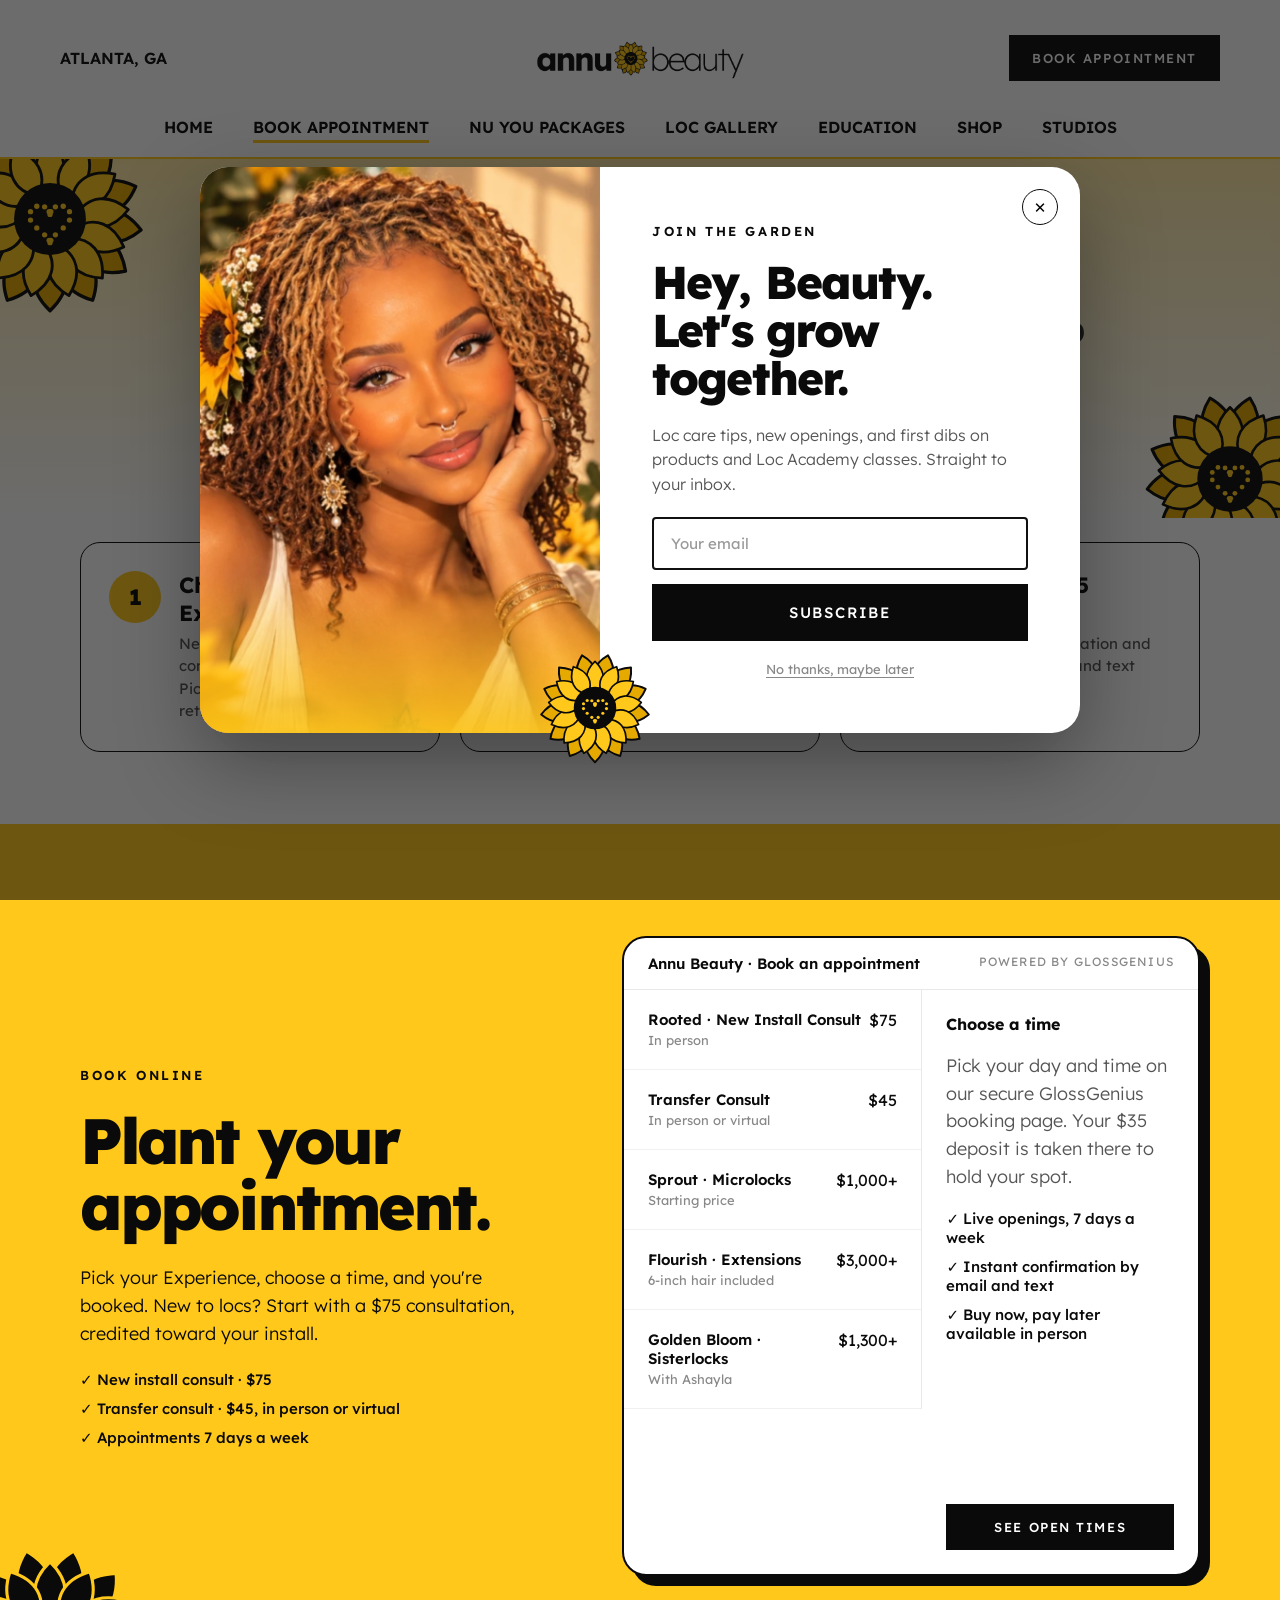
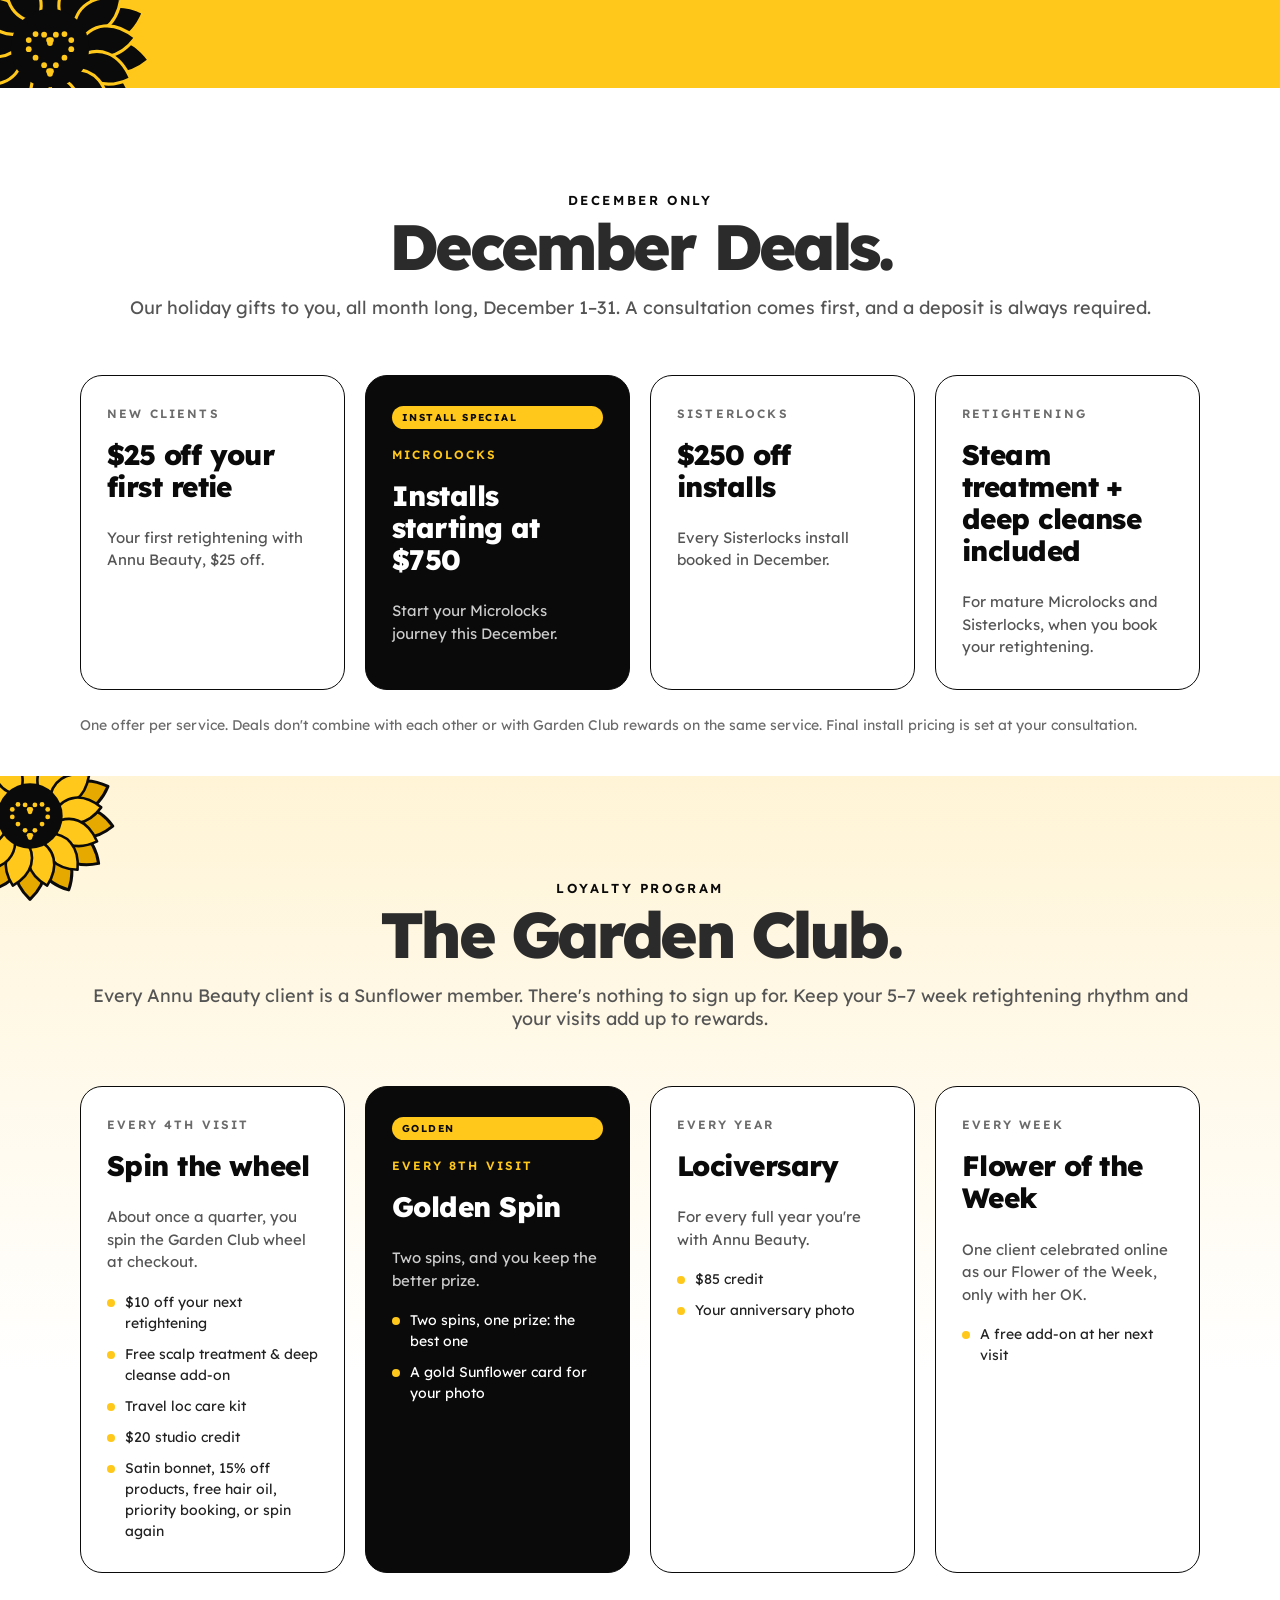
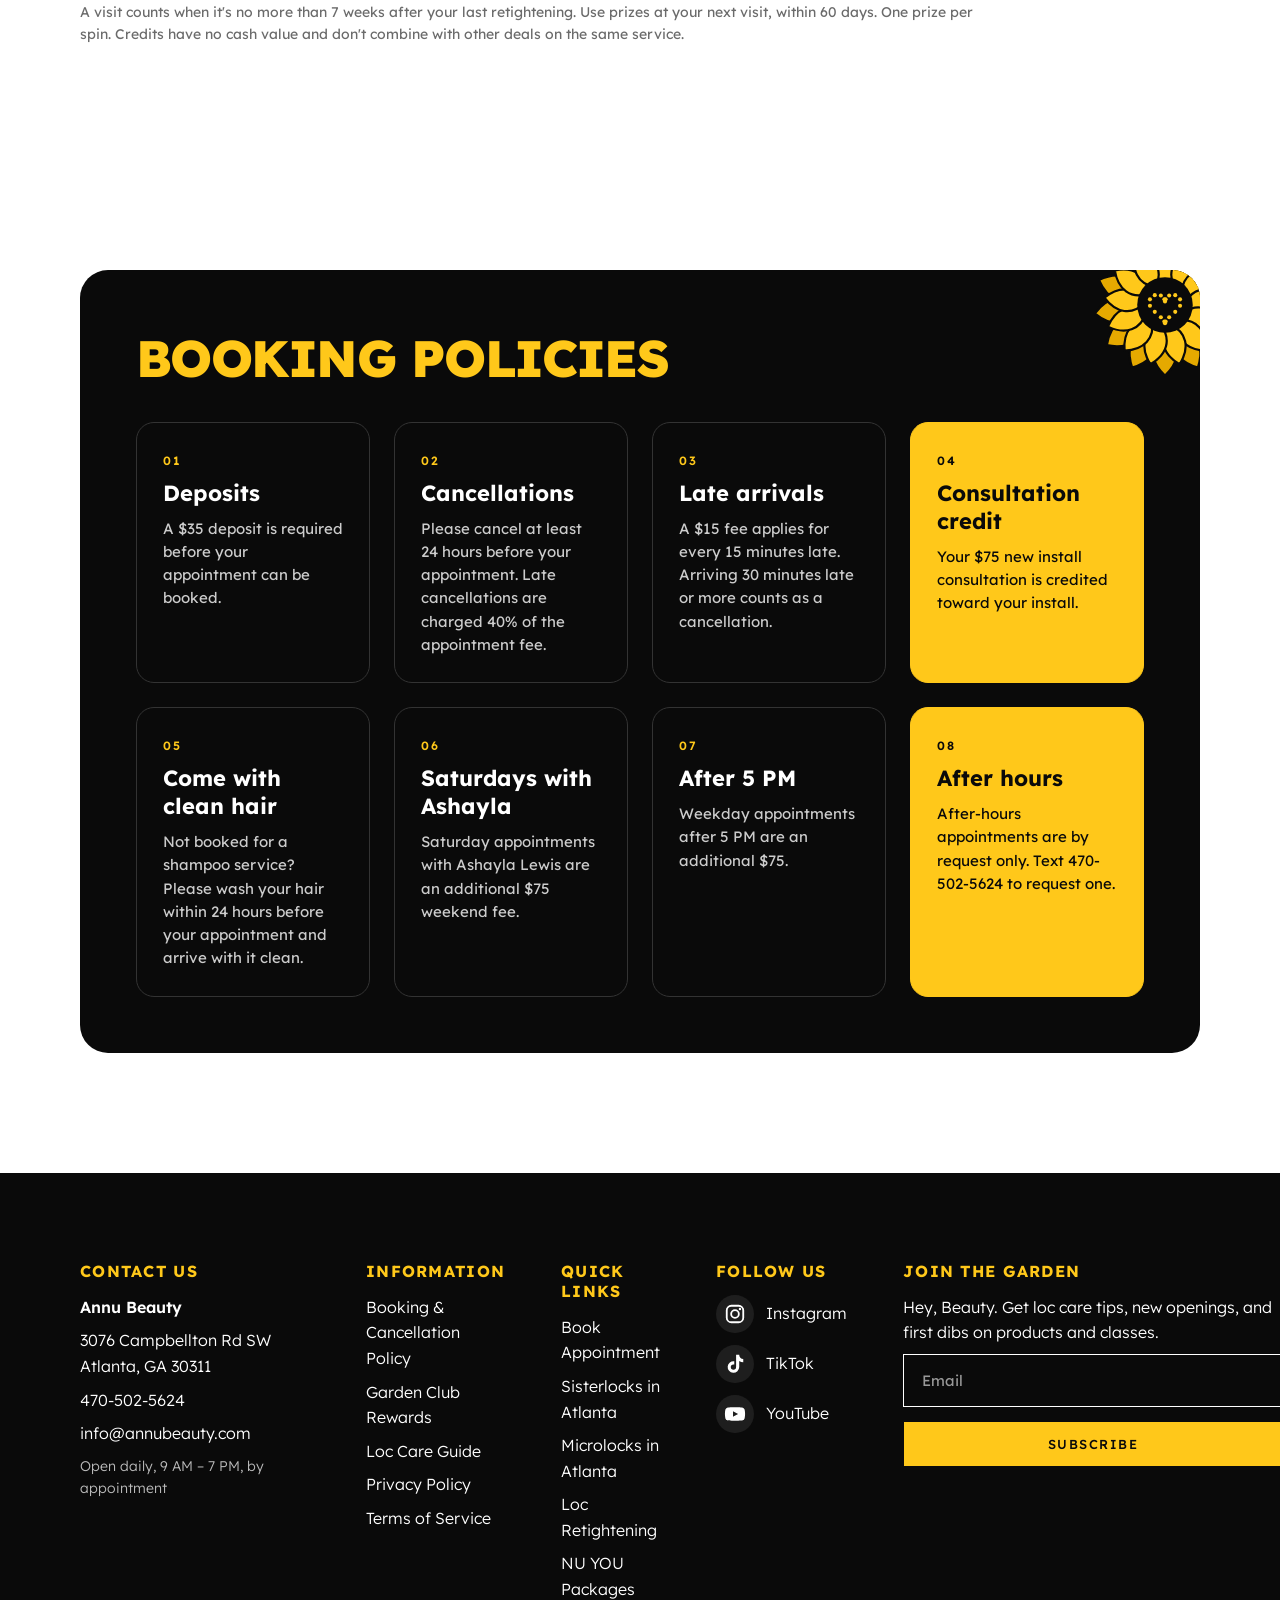
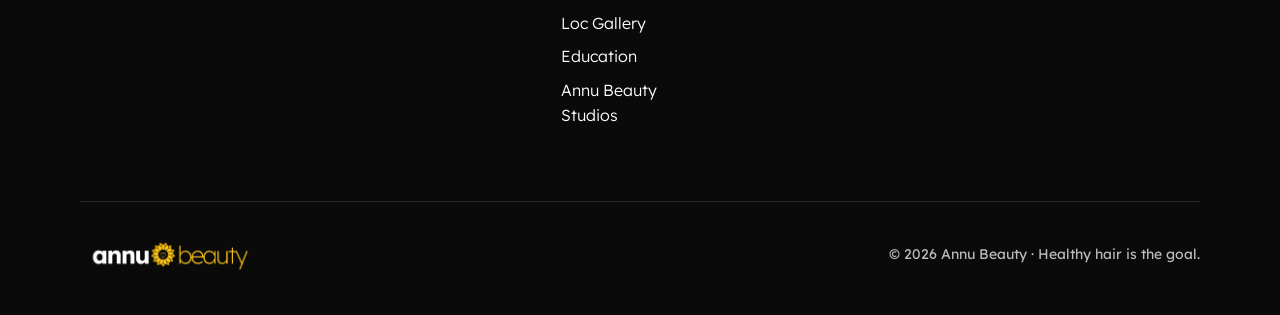
<file: book.html>
<!doctype html>
<html lang="en">
<head>
  <meta charset="utf-8">
  <meta name="viewport" content="width=device-width, initial-scale=1">
  <title>Book Sisterlocks &amp; Microlocks in Atlanta | Annu Beauty</title>
  <meta name="description" content="Book your Sisterlocks or Microlocks consultation, install, or retightening at Annu Beauty on Campbellton Rd SW, Atlanta. Prices and booking policies.">
  <link rel="canonical" href="https://annubeauty.com/book.html">
  <meta property="og:type" content="website">
  <meta property="og:site_name" content="Annu Beauty">
  <meta property="og:title" content="Book Sisterlocks &amp; Microlocks in Atlanta | Annu Beauty">
  <meta property="og:description" content="Book your Sisterlocks or Microlocks consultation, install, or retightening at Annu Beauty on Campbellton Rd SW, Atlanta. Prices and booking policies.">
  <meta property="og:url" content="https://annubeauty.com/book.html">
  <meta property="og:image" content="https://annubeauty.com/images/hero-main.jpg">
  <meta name="twitter:card" content="summary_large_image">
  <link rel="icon" href="images/sunflower.svg">
  <link rel="preconnect" href="https://fonts.googleapis.com">
  <link rel="preconnect" href="https://fonts.gstatic.com" crossorigin>
  <link href="https://fonts.googleapis.com/css2?family=Lexend:wght@200;300;400;500;600;700;800&display=swap" rel="stylesheet">
  <link rel="stylesheet" href="styles.css">
  <script src="script.js" defer></script>
</head>
<body>

<header class="site-header">
  <div class="header-top">
    <div class="header-side">
      <button class="menu-toggle" aria-label="Open menu" aria-expanded="false"><svg width="24" height="24" viewBox="0 0 24 24"><path d="M3 6H21M3 12H21M3 18H21" stroke="#0A0A0A" stroke-width="2" stroke-linecap="round"/></svg></button>
      <span class="location">ATLANTA, GA</span>
    </div>
    <a class="logo" href="index.html"><img src="images/logo.png" alt="Annu Beauty"></a>
    <div class="header-side right">
      <a class="btn btn-ink btn-sm" data-book href="book.html"><span class="hide-sm">Book Appointment</span><span class="show-sm">Book</span></a>
    </div>
  </div>
  <nav class="main-nav">
    <a href="index.html">HOME</a>
    <a href="book.html" class="active">BOOK APPOINTMENT</a>
    <a href="index.html#packages">NU YOU PACKAGES</a>
    <a href="index.html#gallery">LOC GALLERY</a>
    <a href="academy.html">EDUCATION</a>
    <a href="shop.html">SHOP</a>
    <a href="studios.html">STUDIOS</a>
  </nav>
</header>

<main>
<section class="page-title">
  <img class="bloom" src="images/sunflower.svg" alt="" style="left:-60px;top:-50px;width:220px;height:220px;--r:-16deg">
  <img class="bloom slow" src="images/sunflower.svg" alt="" style="right:-50px;top:220px;width:200px;height:200px;--r:20deg">
  <h1 class="mega">BOOK Your Look.</h1>
  <p class="sub">Book appointment</p>
  <p>Hey, Beauty. Three easy steps and your loc journey is planted.</p>
</section>

<div class="wrap">
  <div class="steps">
    <div class="step reveal"><div class="dot">1</div><div><h3>Choose your Experience</h3><p>New to locs? Start with a consultation. Already locked? Pick a transfer consult or retightening.</p></div></div>
    <div class="step reveal"><div class="dot">2</div><div><h3>Pick a day and time</h3><p>Appointments run 7 days a week. Evenings after 5 PM and Saturdays with Ashayla have an added fee (see policies below).</p></div></div>
    <div class="step reveal"><div class="dot ink">3</div><div><h3>Pay your $35 deposit</h3><p>You'll get a confirmation and prep tips by email and text before your visit.</p></div></div>
  </div>
</div>

<section class="book-online" id="book-online">
  <img class="bloom" src="images/sunflower-mono.svg" alt="" style="left:-70px;bottom:-80px;width:240px;height:240px;--r:-14deg">
  <div class="wrap">
    <div class="reveal">
      <span class="eyebrow">Book online</span>
      <h2>Plant your appointment.</h2>
      <p>Pick your Experience, choose a time, and you're booked. New to locs? Start with a $75 consultation, credited toward your install.</p>
      <ul class="checks">
        <li>✓ New install consult · $75</li>
        <li>✓ Transfer consult · $45, in person or virtual</li>
        <li>✓ Appointments 7 days a week</li>
      </ul>
    </div>
    <div class="embed reveal">
      <div class="embed-bar">Annu Beauty · Book an appointment <span>POWERED BY GLOSSGENIUS</span></div>
      <div class="embed-fallback">
        <div>
          <a class="svc" data-book href="#"><div><b>Rooted · New Install Consult</b><small>In person</small></div><span>$75</span></a>
          <a class="svc" data-book href="#"><div><b>Transfer Consult</b><small>In person or virtual</small></div><span>$45</span></a>
          <a class="svc" data-book href="#"><div><b>Sprout · Microlocks</b><small>Starting price</small></div><span>$1,000+</span></a>
          <a class="svc" data-book href="#"><div><b>Flourish · Extensions</b><small>6-inch hair included</small></div><span>$3,000+</span></a>
          <a class="svc" data-book href="#"><div><b>Golden Bloom · Sisterlocks</b><small>With Ashayla</small></div><span>$1,300+</span></a>
        </div>
        <div class="cal">
          <b>Choose a time</b>
          <p class="cal-note">Pick your day and time on our secure GlossGenius booking page. Your $35 deposit is taken there to hold your spot.</p>
          <ul class="checks cal-list">
            <li>✓ Live openings, 7 days a week</li>
            <li>✓ Instant confirmation by email and text</li>
            <li>✓ Buy now, pay later available in person</li>
          </ul>
          <a class="btn btn-ink btn-sm btn-block" data-book href="#">See open times</a>
        </div>
      </div>
    </div>
  </div>
</section>

<section class="pad" id="december-deals" style="padding-bottom:40px">
  <div class="wrap">
    <div class="section-head reveal">
      <span class="eyebrow">December only</span>
      <h2 class="mega" style="font-size:clamp(34px,5vw,72px)">December Deals.</h2>
      <p>Our holiday gifts to you, all month long, December 1–31. A consultation comes first, and a deposit is always required.</p>
    </div>
    <div class="package-grid">
      <article class="package reveal">
        <span class="num">NEW CLIENTS</span>
        <h3>$25 off your first retie</h3>
        <p class="lead">Your first retightening with Annu Beauty, $25 off.</p>
      </article>
      <article class="package signature reveal">
        <span class="badge">INSTALL SPECIAL</span>
        <span class="num">MICROLOCKS</span>
        <h3>Installs starting at $750</h3>
        <p class="lead" style="color:#CCC">Start your Microlocks journey this December.</p>
      </article>
      <article class="package reveal">
        <span class="num">SISTERLOCKS</span>
        <h3>$250 off installs</h3>
        <p class="lead">Every Sisterlocks install booked in December.</p>
      </article>
      <article class="package reveal">
        <span class="num">RETIGHTENING</span>
        <h3>Steam treatment + deep cleanse included</h3>
        <p class="lead">For mature Microlocks and Sisterlocks, when you book your retightening.</p>
      </article>
    </div>
    <p class="price-note reveal" style="margin-top:24px;color:#6B6B6B;font-size:14px;line-height:1.6">One offer per service. Deals don't combine with each other or with Garden Club rewards on the same service. Final install pricing is set at your consultation.</p>
  </div>
</section>

<section class="packages pad" id="garden-club">
  <img class="bloom" src="images/sunflower.svg" alt="" style="left:-70px;top:-60px;width:200px;height:200px;--r:-16deg">
  <div class="wrap">
    <div class="section-head reveal">
      <span class="eyebrow">Loyalty program</span>
      <h2 class="mega" style="font-size:clamp(34px,5vw,72px)">The Garden Club.</h2>
      <p>Every Annu Beauty client is a Sunflower member. There's nothing to sign up for. Keep your 5–7 week retightening rhythm and your visits add up to rewards.</p>
    </div>
    <div class="package-grid">
      <article class="package reveal">
        <span class="num">EVERY 4TH VISIT</span>
        <h3>Spin the wheel</h3>
        <p class="lead">About once a quarter, you spin the Garden Club wheel at checkout.</p>
        <ul>
          <li>$10 off your next retightening</li>
          <li>Free scalp treatment &amp; deep cleanse add-on</li>
          <li>Travel loc care kit</li>
          <li>$20 studio credit</li>
          <li>Satin bonnet, 15% off products, free hair oil, priority booking, or spin again</li>
        </ul>
      </article>
      <article class="package signature reveal">
        <span class="badge">GOLDEN</span>
        <span class="num">EVERY 8TH VISIT</span>
        <h3>Golden Spin</h3>
        <p class="lead" style="color:#CCC">Two spins, and you keep the better prize.</p>
        <ul>
          <li>Two spins, one prize: the best one</li>
          <li>A gold Sunflower card for your photo</li>
        </ul>
      </article>
      <article class="package reveal">
        <span class="num">EVERY YEAR</span>
        <h3>Lociversary</h3>
        <p class="lead">For every full year you're with Annu Beauty.</p>
        <ul>
          <li>$85 credit</li>
          <li>Your anniversary photo</li>
        </ul>
      </article>
      <article class="package reveal">
        <span class="num">EVERY WEEK</span>
        <h3>Flower of the Week</h3>
        <p class="lead">One client celebrated online as our Flower of the Week, only with her OK.</p>
        <ul>
          <li>A free add-on at her next visit</li>
        </ul>
      </article>
    </div>
    <p class="price-note reveal" style="margin-top:28px;color:#6B6B6B;font-size:14px;line-height:1.6;max-width:900px">A visit counts when it's no more than 7 weeks after your last retightening. Use prizes at your next visit, within 60 days. One prize per spin. Credits have no cash value and don't combine with other deals on the same service.</p>
  </div>
</section>

<section class="pad" id="policies">
  <div class="wrap">
    <div class="policies reveal">
      <img class="bloom" src="images/sunflower.svg" alt="" style="right:-50px;top:-50px;width:170px;height:170px;--r:18deg">
      <h2>BOOKING POLICIES</h2>
      <div class="policy-grid">
        <div class="policy"><span class="n">01</span><h3>Deposits</h3><p>A $35 deposit is required before your appointment can be booked.</p></div>
        <div class="policy"><span class="n">02</span><h3>Cancellations</h3><p>Please cancel at least 24 hours before your appointment. Late cancellations are charged 40% of the appointment fee.</p></div>
        <div class="policy"><span class="n">03</span><h3>Late arrivals</h3><p>A $15 fee applies for every 15 minutes late. Arriving 30 minutes late or more counts as a cancellation.</p></div>
        <div class="policy hl"><span class="n">04</span><h3>Consultation credit</h3><p>Your $75 new install consultation is credited toward your install.</p></div>
        <div class="policy"><span class="n">05</span><h3>Come with clean hair</h3><p>Not booked for a shampoo service? Please wash your hair within 24 hours before your appointment and arrive with it clean.</p></div>
        <div class="policy"><span class="n">06</span><h3>Saturdays with Ashayla</h3><p>Saturday appointments with Ashayla Lewis are an additional $75 weekend fee.</p></div>
        <div class="policy"><span class="n">07</span><h3>After 5 PM</h3><p>Weekday appointments after 5 PM are an additional $75.</p></div>
        <div class="policy hl"><span class="n">08</span><h3>After hours</h3><p>After-hours appointments are by request only. Text 470-502-5624 to request one.</p></div>
      </div>
    </div>
  </div>
</section>
</main>

<footer class="site-footer">
  <div class="wrap">
    <div class="footer-cols">
      <div class="contact-col">
        <h4>CONTACT US</h4>
        <p class="strong">Annu Beauty</p>
        <p>3076 Campbellton Rd SW<br>Atlanta, GA 30311</p>
        <a href="tel:+14705025624">470-502-5624</a>
        <a href="mailto:info@annubeauty.com">info@annubeauty.com</a>
        <p class="small">Open daily, 9 AM – 7 PM, by appointment</p>
      </div>
      <div class="info-col">
        <h4>INFORMATION</h4>
        <a href="book.html#policies">Booking &amp; Cancellation Policy</a>
        <a href="book.html#garden-club">Garden Club Rewards</a>
        <a href="academy.html">Loc Care Guide</a>
        <a href="#">Privacy Policy</a>
        <a href="#">Terms of Service</a>
      </div>
      <div>
        <h4>QUICK LINKS</h4>
        <a href="book.html">Book Appointment</a>
        <a href="sisterlocks-atlanta.html">Sisterlocks in Atlanta</a>
        <a href="microlocks-atlanta.html">Microlocks in Atlanta</a>
        <a href="loc-retightening-atlanta.html">Loc Retightening</a>
        <a href="index.html#packages">NU YOU Packages</a>
        <a href="index.html#gallery">Loc Gallery</a>
        <a href="academy.html">Education</a>
        <a href="studios.html">Annu Beauty Studios</a>
      </div>
      <div>
        <h4>FOLLOW US</h4>
        <div class="social-links">
          <a class="social" href="https://www.instagram.com/annubeauty" target="_blank" rel="noopener" aria-label="Annu Beauty on Instagram"><svg viewBox="0 0 24 24" aria-hidden="true"><rect x="3" y="3" width="18" height="18" rx="5" fill="none" stroke="currentColor" stroke-width="2"/><circle cx="12" cy="12" r="4.2" fill="none" stroke="currentColor" stroke-width="2"/><circle cx="17.4" cy="6.6" r="1.3" fill="currentColor"/></svg><span>Instagram</span></a>
          <a class="social" href="https://www.tiktok.com/@annubeauty_" target="_blank" rel="noopener" aria-label="Annu Beauty on TikTok"><svg viewBox="0 0 24 24" aria-hidden="true"><path fill="currentColor" d="M16.6 2h-3.4v13.4a2.9 2.9 0 1 1-2.9-2.9c.3 0 .6 0 .9.1V9.1a6.3 6.3 0 1 0 5.4 6.3V8.6a7.8 7.8 0 0 0 4.4 1.4V6.6a4.4 4.4 0 0 1-4.4-4.6z"/></svg><span>TikTok</span></a>
          <a class="social" href="https://www.youtube.com/@annubeauty2723" target="_blank" rel="noopener" aria-label="Annu Beauty on YouTube"><svg viewBox="0 0 24 24" aria-hidden="true"><path fill="currentColor" d="M22.5 7.2a2.8 2.8 0 0 0-2-2C18.8 4.7 12 4.7 12 4.7s-6.8 0-8.5.5a2.8 2.8 0 0 0-2 2A29 29 0 0 0 1 12a29 29 0 0 0 .5 4.8 2.8 2.8 0 0 0 2 2c1.7.5 8.5.5 8.5.5s6.8 0 8.5-.5a2.8 2.8 0 0 0 2-2A29 29 0 0 0 23 12a29 29 0 0 0-.5-4.8zM9.8 15.1V8.9l5.6 3.1z"/></svg><span>YouTube</span></a>
        </div>
      </div>
      <div class="signup-col">
        <h4>JOIN THE GARDEN</h4>
        <p>Hey, Beauty. Get loc care tips, new openings, and first dibs on products and classes.</p>
        <form class="signup" data-signup="newsletter">
          <input type="email" placeholder="Email" aria-label="Email" required>
          <button class="btn btn-sun btn-sm" type="submit">Subscribe</button>
        </form>
      </div>
    </div>
    <div class="footer-bottom">
      <img src="images/logo-on-black.png" alt="Annu Beauty">
      <span>© 2026 Annu Beauty · Healthy hair is the goal.</span>
    </div>
  </div>
</footer>

</body>
</html>
</file>
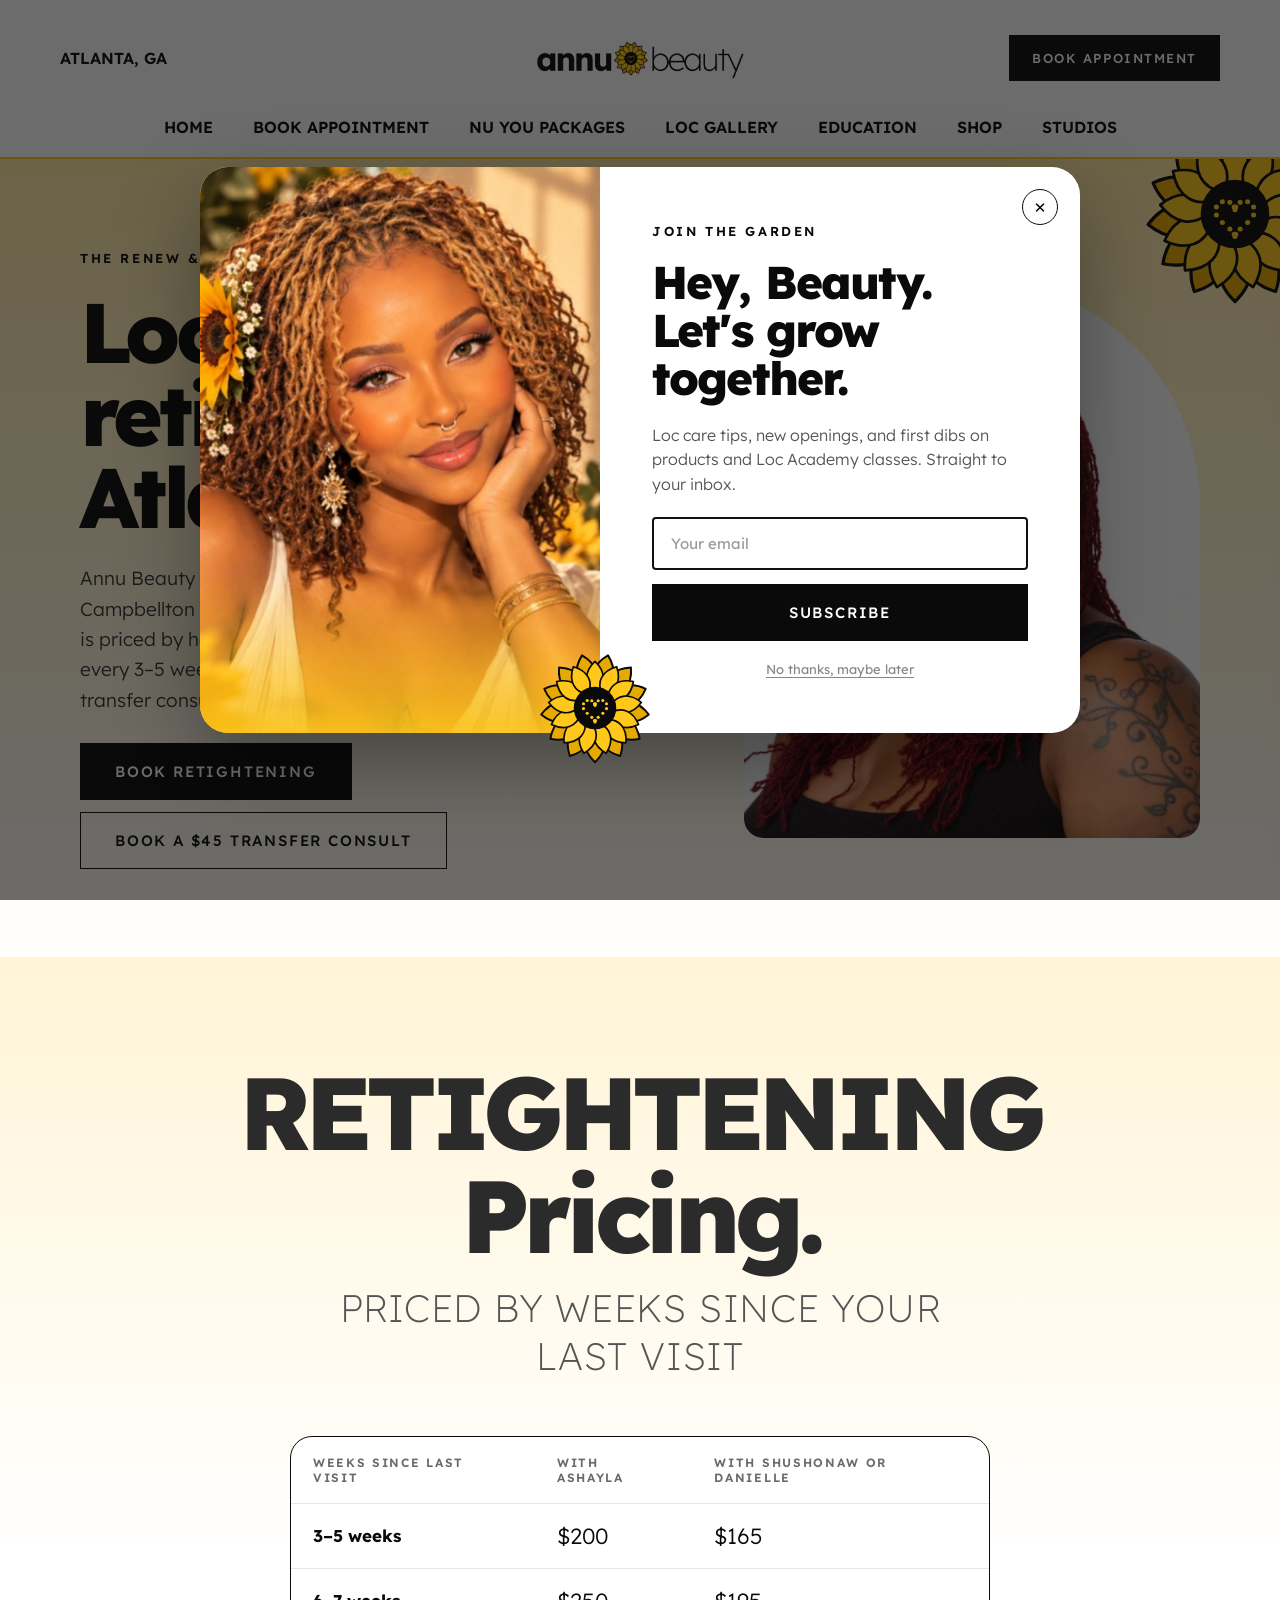
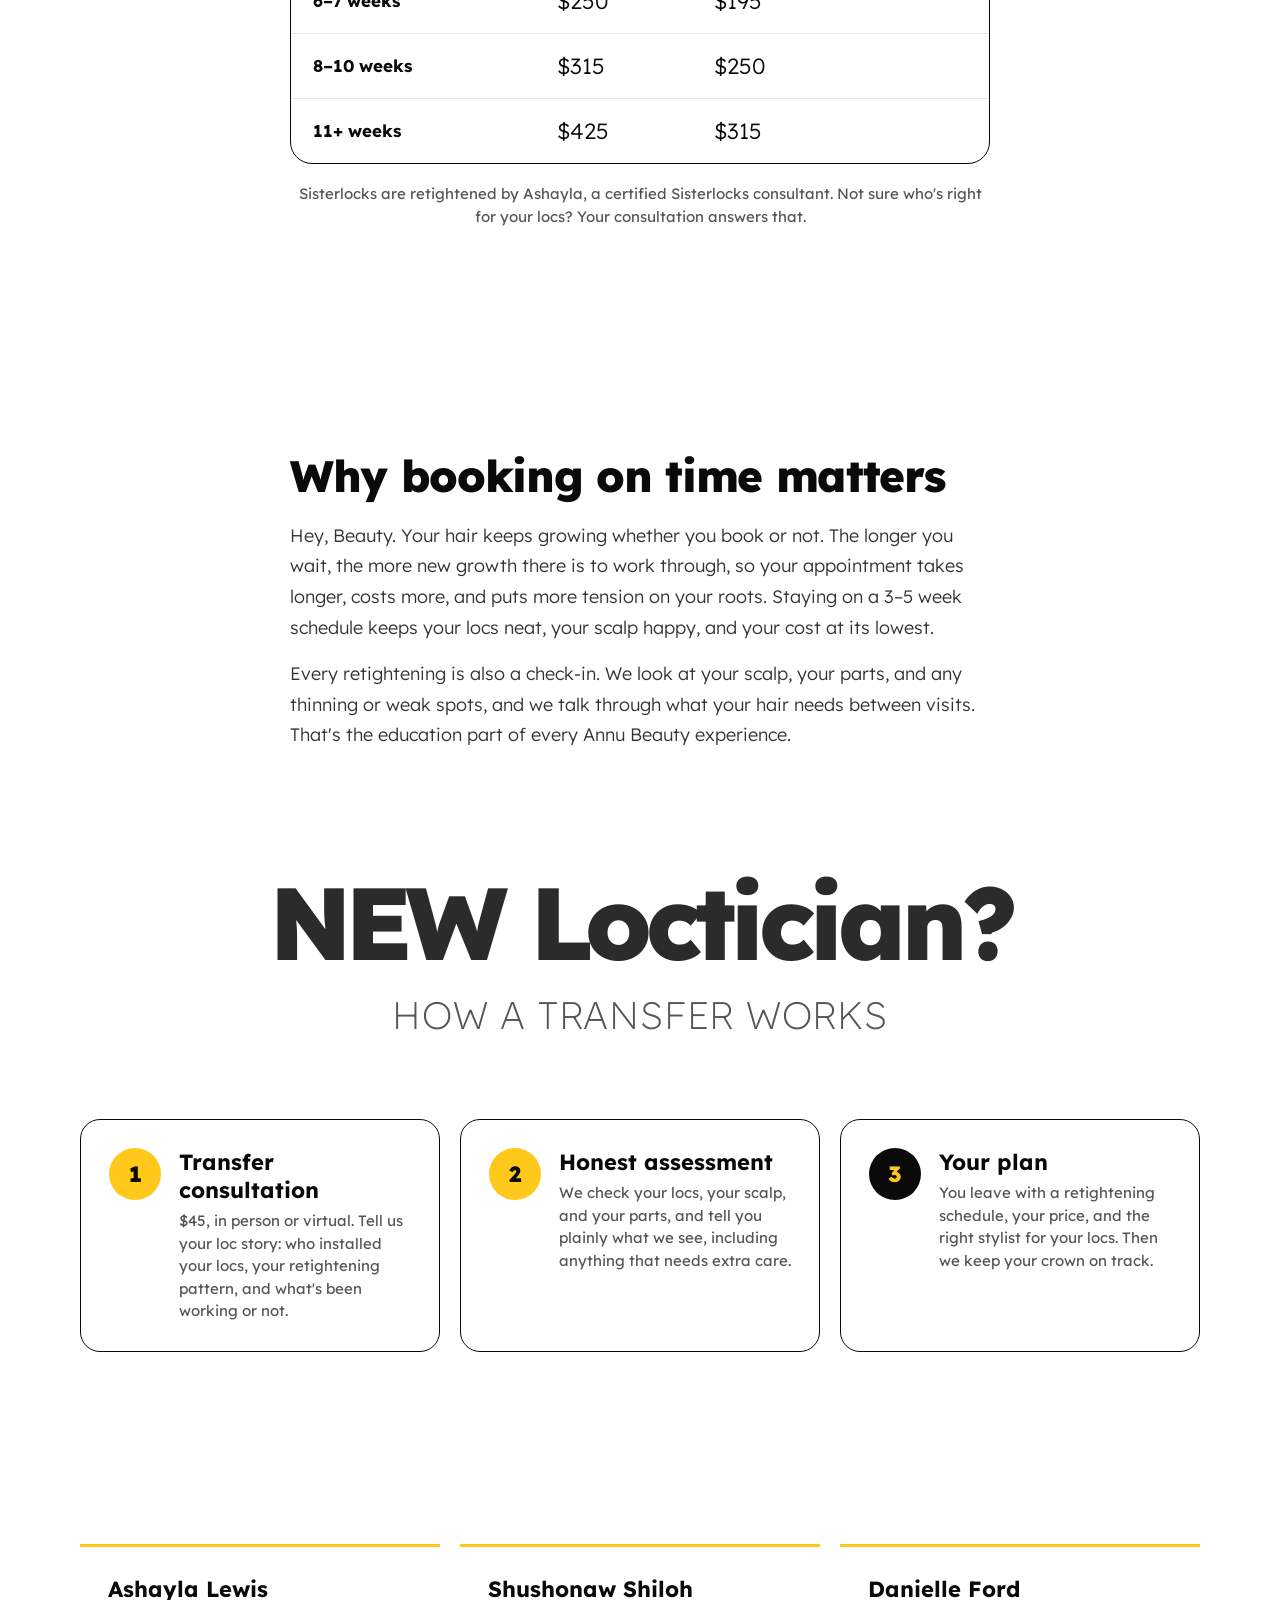
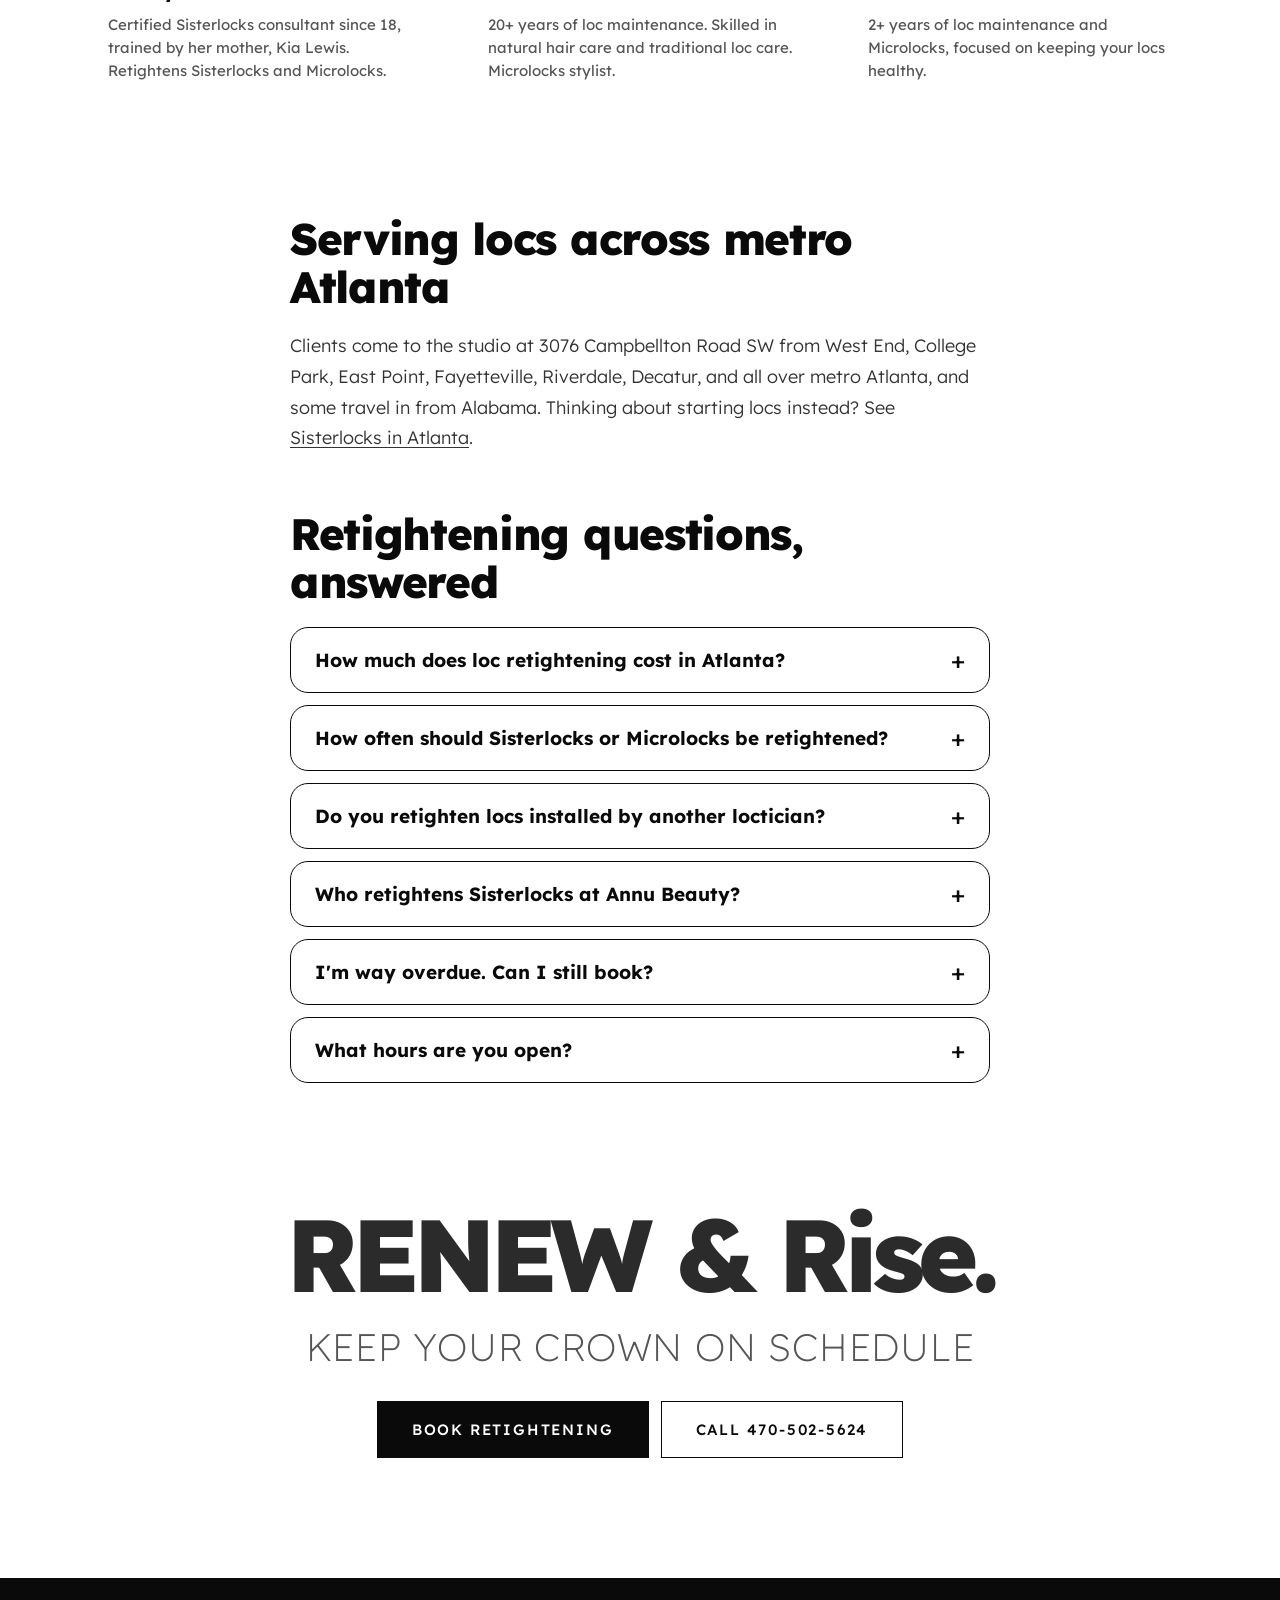
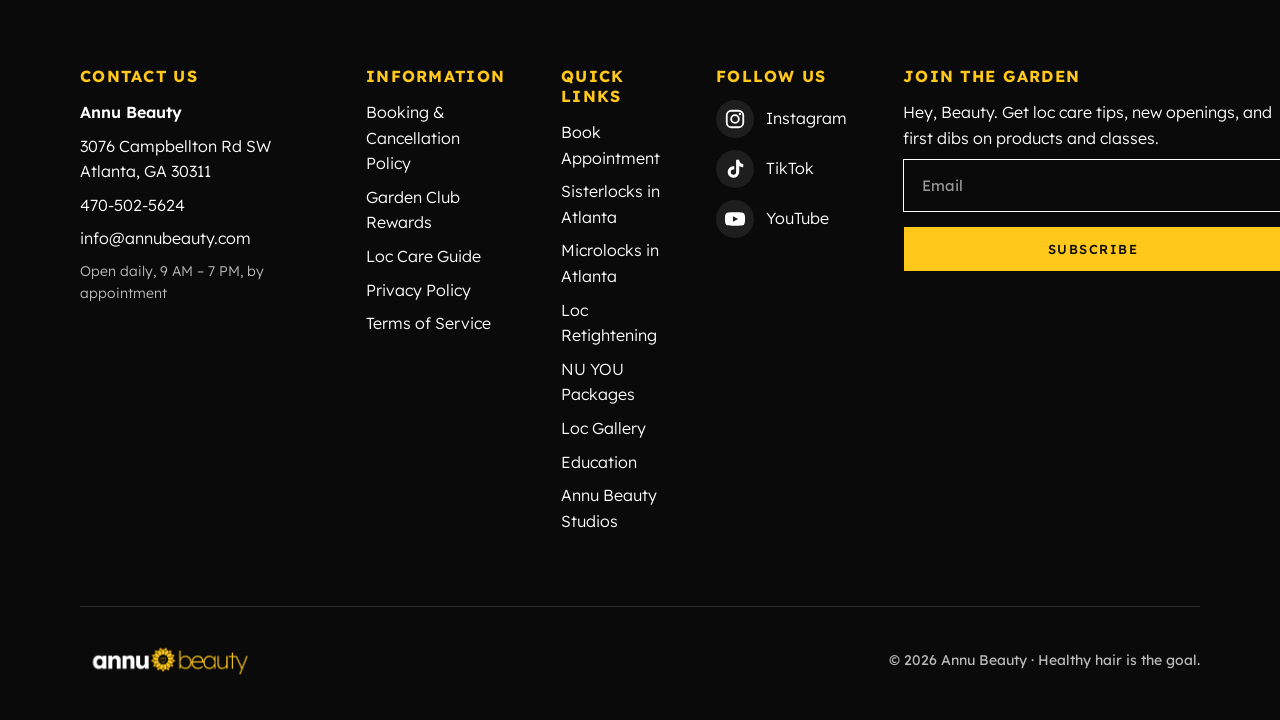
<file: loc-retightening-atlanta.html>
<!doctype html>
<html lang="en">
<head>
  <meta charset="utf-8">
  <meta name="viewport" content="width=device-width, initial-scale=1">
  <title>Sisterlocks &amp; Microlocks Retightening Atlanta | Annu Beauty</title>
  <meta name="description" content="Sisterlocks and Microlocks retightening in Southwest Atlanta from $165. Transfers welcome with a $45 consult. Certified Sisterlocks consultant. Open daily.">
  <link rel="canonical" href="https://annubeauty.com/loc-retightening-atlanta.html">
  <meta property="og:type" content="website">
  <meta property="og:site_name" content="Annu Beauty">
  <meta property="og:title" content="Sisterlocks &amp; Microlocks Retightening Atlanta | Annu Beauty">
  <meta property="og:description" content="Sisterlocks and Microlocks retightening in Southwest Atlanta from $165. Transfers welcome with a $45 consult. Certified Sisterlocks consultant. Open daily.">
  <meta property="og:url" content="https://annubeauty.com/loc-retightening-atlanta.html">
  <meta property="og:image" content="https://annubeauty.com/images/client-2.jpg">
  <meta name="twitter:card" content="summary_large_image">
  <script type="application/ld+json">
{
  "@context": "https://schema.org",
  "@graph": [
    {
      "@type": "Service",
      "@id": "https://annubeauty.com/loc-retightening-atlanta.html#service",
      "name": "Loc retightening in Atlanta",
      "serviceType": "Loc retightening",
      "url": "https://annubeauty.com/loc-retightening-atlanta.html",
      "provider": {
        "@id": "https://annubeauty.com/#business"
      },
      "areaServed": {
        "@type": "City",
        "name": "Atlanta"
      },
      "offers": {
        "@type": "Offer",
        "price": "165",
        "priceCurrency": "USD",
        "priceSpecification": {
          "@type": "PriceSpecification",
          "minPrice": "165",
          "priceCurrency": "USD"
        }
      }
    },
    {
      "@type": "FAQPage",
      "mainEntity": [
        {
          "@type": "Question",
          "name": "How much does loc retightening cost in Atlanta?",
          "acceptedAnswer": {
            "@type": "Answer",
            "text": "At Annu Beauty, retightening starts at $165 with Shushonaw or Danielle and $200 with Ashayla when you come back within 3–5 weeks. The price goes up the longer it's been since your last visit, up to $425 at 11+ weeks."
          }
        },
        {
          "@type": "Question",
          "name": "How often should Sisterlocks or Microlocks be retightened?",
          "acceptedAnswer": {
            "@type": "Answer",
            "text": "Every 3–5 weeks is ideal for most clients. It keeps your new growth easy to work with, your locs neat, and your price at its lowest."
          }
        },
        {
          "@type": "Question",
          "name": "Do you retighten locs installed by another loctician?",
          "acceptedAnswer": {
            "@type": "Answer",
            "text": "Yes. Book a $45 transfer consultation first, in person or virtual. We'll look at how your locs were installed and maintained, then build your plan from there."
          }
        },
        {
          "@type": "Question",
          "name": "Who retightens Sisterlocks at Annu Beauty?",
          "acceptedAnswer": {
            "@type": "Answer",
            "text": "Ashayla Lewis, a certified Sisterlocks consultant listed in the official Sisterlocks registry. Microlocks and loc maintenance are also available with Shushonaw and Danielle."
          }
        },
        {
          "@type": "Question",
          "name": "I'm way overdue. Can I still book?",
          "acceptedAnswer": {
            "@type": "Answer",
            "text": "Yes, and no judgment. Book your retightening at the 11+ week rate, and we'll make a plan to get you back on a healthy schedule."
          }
        },
        {
          "@type": "Question",
          "name": "What hours are you open?",
          "acceptedAnswer": {
            "@type": "Answer",
            "text": "Annu Beauty is open daily, 9 AM to 7 PM, by appointment. Book online anytime."
          }
        }
      ]
    },
    {
      "@type": "BreadcrumbList",
      "itemListElement": [
        {
          "@type": "ListItem",
          "position": 1,
          "name": "Home",
          "item": "https://annubeauty.com/"
        },
        {
          "@type": "ListItem",
          "position": 2,
          "name": "Loc Retightening",
          "item": "https://annubeauty.com/loc-retightening-atlanta.html"
        }
      ]
    }
  ]
}
  </script>
  <link rel="icon" href="images/sunflower.svg">
  <link rel="preconnect" href="https://fonts.googleapis.com">
  <link rel="preconnect" href="https://fonts.gstatic.com" crossorigin>
  <link href="https://fonts.googleapis.com/css2?family=Lexend:wght@200;300;400;500;600;700;800&display=swap" rel="stylesheet">
  <link rel="stylesheet" href="styles.css">
  <script src="script.js" defer></script>
</head>
<body>

<header class="site-header">
  <div class="header-top">
    <div class="header-side">
      <button class="menu-toggle" aria-label="Open menu" aria-expanded="false"><svg width="24" height="24" viewBox="0 0 24 24"><path d="M3 6H21M3 12H21M3 18H21" stroke="#0A0A0A" stroke-width="2" stroke-linecap="round"/></svg></button>
      <span class="location">ATLANTA, GA</span>
    </div>
    <a class="logo" href="index.html"><img src="images/logo.png" alt="Annu Beauty"></a>
    <div class="header-side right">
      <a class="btn btn-ink btn-sm" data-book href="book.html"><span class="hide-sm">Book Appointment</span><span class="show-sm">Book</span></a>
    </div>
  </div>
  <nav class="main-nav">
    <a href="index.html">HOME</a>
    <a href="book.html">BOOK APPOINTMENT</a>
    <a href="index.html#packages">NU YOU PACKAGES</a>
    <a href="index.html#gallery">LOC GALLERY</a>
    <a href="academy.html">EDUCATION</a>
    <a href="shop.html">SHOP</a>
    <a href="studios.html">STUDIOS</a>
  </nav>
</header>

<main>
<section class="academy-hero">
  <img class="bloom" src="images/sunflower.svg" alt="" style="right:-60px;top:-50px;width:210px;height:210px;--r:18deg">
  <div class="wrap">
    <div class="reveal">
      <span class="eyebrow">The Renew &amp; Rise Experience · Atlanta</span>
      <h1>Loc retightening in Atlanta.</h1>
      <p>Annu Beauty retightens Sisterlocks and Microlocks at 3076 Campbellton Road SW in Atlanta. Retightening starts at $165 and is priced by how many weeks it's been since your last visit, so every 3–5 weeks keeps it lowest. New to us? Start with a $45 transfer consultation, in person or virtual.</p>
      <div class="btn-row">
        <a class="btn btn-ink" data-book href="book.html">Book retightening</a>
        <a class="btn btn-ghost" data-book href="book.html">Book a $45 transfer consult</a>
      </div>
    </div>
    <img class="img reveal" src="images/client-2.jpg" alt="Smiling client with long red Sisterlocks">
  </div>
</section>

<section class="pad packages" id="pricing">
  <div class="wrap narrow">
    <div class="section-head reveal">
      <h2 class="mega">RETIGHTENING Pricing.</h2>
      <p class="sub">Priced by weeks since your last visit</p>
    </div>
    <div class="price-table-wrap reveal">
      <table class="price-table">
        <thead><tr><th>Weeks since last visit</th><th>With Ashayla</th><th>With Shushonaw or Danielle</th></tr></thead>
        <tbody>
          <tr><td>3–5 weeks</td><td>$200</td><td>$165</td></tr>
          <tr><td>6–7 weeks</td><td>$250</td><td>$195</td></tr>
          <tr><td>8–10 weeks</td><td>$315</td><td>$250</td></tr>
          <tr><td>11+ weeks</td><td>$425</td><td>$315</td></tr>
        </tbody>
      </table>
    </div>
    <p class="table-note reveal">Sisterlocks are retightened by Ashayla, a certified Sisterlocks consultant. Not sure who's right for your locs? Your consultation answers that.</p>
  </div>
</section>

<section class="pad seo-prose">
  <div class="wrap narrow">
    <div class="reveal">
      <h2>Why booking on time matters</h2>
      <p>Hey, Beauty. Your hair keeps growing whether you book or not. The longer you wait, the more new growth there is to work through, so your appointment takes longer, costs more, and puts more tension on your roots. Staying on a 3–5 week schedule keeps your locs neat, your scalp happy, and your cost at its lowest.</p>
      <p>Every retightening is also a check-in. We look at your scalp, your parts, and any thinning or weak spots, and we talk through what your hair needs between visits. That's the education part of every Annu Beauty experience.</p>
    </div>
  </div>
</section>

<section class="pad" style="padding-top:0">
  <div class="wrap">
    <div class="section-head reveal">
      <h2 class="mega">NEW Loctician?</h2>
      <p class="sub">How a transfer works</p>
    </div>
    <div class="steps">
      <div class="step reveal"><div class="dot">1</div><div><h3>Transfer consultation</h3><p>$45, in person or virtual. Tell us your loc story: who installed your locs, your retightening pattern, and what's been working or not.</p></div></div>
      <div class="step reveal"><div class="dot">2</div><div><h3>Honest assessment</h3><p>We check your locs, your scalp, and your parts, and tell you plainly what we see, including anything that needs extra care.</p></div></div>
      <div class="step reveal"><div class="dot ink">3</div><div><h3>Your plan</h3><p>You leave with a retightening schedule, your price, and the right stylist for your locs. Then we keep your crown on track.</p></div></div>
    </div>
  </div>
</section>

<div class="wrap">
  <div class="who-for">
    <div class="reveal"><h3>Ashayla Lewis</h3><p>Certified Sisterlocks consultant since 18, trained by her mother, Kia Lewis. Retightens Sisterlocks and Microlocks.</p></div>
    <div class="reveal"><h3>Shushonaw Shiloh</h3><p>20+ years of loc maintenance. Skilled in natural hair care and traditional loc care. Microlocks stylist.</p></div>
    <div class="reveal"><h3>Danielle Ford</h3><p>2+ years of loc maintenance and Microlocks, focused on keeping your locs healthy.</p></div>
  </div>
</div>

<section class="pad seo-prose" style="padding-top:0">
  <div class="wrap narrow">
    <div class="reveal">
      <h2>Serving locs across metro Atlanta</h2>
      <p>Clients come to the studio at 3076 Campbellton Road SW from West End, College Park, East Point, Fayetteville, Riverdale, Decatur, and all over metro Atlanta, and some travel in from Alabama. Thinking about starting locs instead? See <a href="sisterlocks-atlanta.html">Sisterlocks in Atlanta</a>.</p>
    </div>
    <h2 class="reveal" style="margin-top:56px">Retightening questions, answered</h2>
    <div class="faq">
      <details class="reveal"><summary>How much does loc retightening cost in Atlanta?</summary><p>At Annu Beauty, retightening starts at $165 with Shushonaw or Danielle and $200 with Ashayla when you come back within 3–5 weeks. The price goes up the longer it's been since your last visit, up to $425 at 11+ weeks.</p></details>
      <details class="reveal"><summary>How often should Sisterlocks or Microlocks be retightened?</summary><p>Every 3–5 weeks is ideal for most clients. It keeps your new growth easy to work with, your locs neat, and your price at its lowest.</p></details>
      <details class="reveal"><summary>Do you retighten locs installed by another loctician?</summary><p>Yes. Book a $45 transfer consultation first, in person or virtual. We'll look at how your locs were installed and maintained, then build your plan from there.</p></details>
      <details class="reveal"><summary>Who retightens Sisterlocks at Annu Beauty?</summary><p>Ashayla Lewis, a certified Sisterlocks consultant listed in the official Sisterlocks registry. Microlocks and loc maintenance are also available with Shushonaw and Danielle.</p></details>
      <details class="reveal"><summary>I'm way overdue. Can I still book?</summary><p>Yes, and no judgment. Book your retightening at the 11+ week rate, and we'll make a plan to get you back on a healthy schedule.</p></details>
      <details class="reveal"><summary>What hours are you open?</summary><p>Annu Beauty is open daily, 9 AM to 7 PM, by appointment. Book online anytime.</p></details>
    </div>
  </div>
</section>

<section class="pad" style="padding-top:0">
  <div class="wrap">
    <div class="section-head reveal" style="margin-bottom:0">
      <h2 class="mega">RENEW &amp; Rise.</h2>
      <p class="sub">Keep your crown on schedule</p>
      <div class="btn-row" style="justify-content:center;margin-top:24px">
        <a class="btn btn-ink" data-book href="book.html">Book retightening</a>
        <a class="btn btn-ghost" href="tel:+14705025624">Call 470-502-5624</a>
      </div>
    </div>
  </div>
</section>
</main>

<footer class="site-footer">
  <div class="wrap">
    <div class="footer-cols">
      <div class="contact-col">
        <h4>CONTACT US</h4>
        <p class="strong">Annu Beauty</p>
        <p>3076 Campbellton Rd SW<br>Atlanta, GA 30311</p>
        <a href="tel:+14705025624">470-502-5624</a>
        <a href="mailto:info@annubeauty.com">info@annubeauty.com</a>
        <p class="small">Open daily, 9 AM – 7 PM, by appointment</p>
      </div>
      <div class="info-col">
        <h4>INFORMATION</h4>
        <a href="book.html#policies">Booking &amp; Cancellation Policy</a>
        <a href="book.html#garden-club">Garden Club Rewards</a>
        <a href="academy.html">Loc Care Guide</a>
        <a href="#">Privacy Policy</a>
        <a href="#">Terms of Service</a>
      </div>
      <div>
        <h4>QUICK LINKS</h4>
        <a href="book.html">Book Appointment</a>
        <a href="sisterlocks-atlanta.html">Sisterlocks in Atlanta</a>
        <a href="microlocks-atlanta.html">Microlocks in Atlanta</a>
        <a href="loc-retightening-atlanta.html">Loc Retightening</a>
        <a href="index.html#packages">NU YOU Packages</a>
        <a href="index.html#gallery">Loc Gallery</a>
        <a href="academy.html">Education</a>
        <a href="studios.html">Annu Beauty Studios</a>
      </div>
      <div>
        <h4>FOLLOW US</h4>
        <div class="social-links">
          <a class="social" href="https://www.instagram.com/annubeauty" target="_blank" rel="noopener" aria-label="Annu Beauty on Instagram"><svg viewBox="0 0 24 24" aria-hidden="true"><rect x="3" y="3" width="18" height="18" rx="5" fill="none" stroke="currentColor" stroke-width="2"/><circle cx="12" cy="12" r="4.2" fill="none" stroke="currentColor" stroke-width="2"/><circle cx="17.4" cy="6.6" r="1.3" fill="currentColor"/></svg><span>Instagram</span></a>
          <a class="social" href="https://www.tiktok.com/@annubeauty_" target="_blank" rel="noopener" aria-label="Annu Beauty on TikTok"><svg viewBox="0 0 24 24" aria-hidden="true"><path fill="currentColor" d="M16.6 2h-3.4v13.4a2.9 2.9 0 1 1-2.9-2.9c.3 0 .6 0 .9.1V9.1a6.3 6.3 0 1 0 5.4 6.3V8.6a7.8 7.8 0 0 0 4.4 1.4V6.6a4.4 4.4 0 0 1-4.4-4.6z"/></svg><span>TikTok</span></a>
          <a class="social" href="https://www.youtube.com/@annubeauty2723" target="_blank" rel="noopener" aria-label="Annu Beauty on YouTube"><svg viewBox="0 0 24 24" aria-hidden="true"><path fill="currentColor" d="M22.5 7.2a2.8 2.8 0 0 0-2-2C18.8 4.7 12 4.7 12 4.7s-6.8 0-8.5.5a2.8 2.8 0 0 0-2 2A29 29 0 0 0 1 12a29 29 0 0 0 .5 4.8 2.8 2.8 0 0 0 2 2c1.7.5 8.5.5 8.5.5s6.8 0 8.5-.5a2.8 2.8 0 0 0 2-2A29 29 0 0 0 23 12a29 29 0 0 0-.5-4.8zM9.8 15.1V8.9l5.6 3.1z"/></svg><span>YouTube</span></a>
        </div>
      </div>
      <div class="signup-col">
        <h4>JOIN THE GARDEN</h4>
        <p>Hey, Beauty. Get loc care tips, new openings, and first dibs on products and classes.</p>
        <form class="signup" data-signup="newsletter">
          <input type="email" placeholder="Email" aria-label="Email" required>
          <button class="btn btn-sun btn-sm" type="submit">Subscribe</button>
        </form>
      </div>
    </div>
    <div class="footer-bottom">
      <img src="images/logo-on-black.png" alt="Annu Beauty">
      <span>© 2026 Annu Beauty · Healthy hair is the goal.</span>
    </div>
  </div>
</footer>

</body>
</html>
</file>
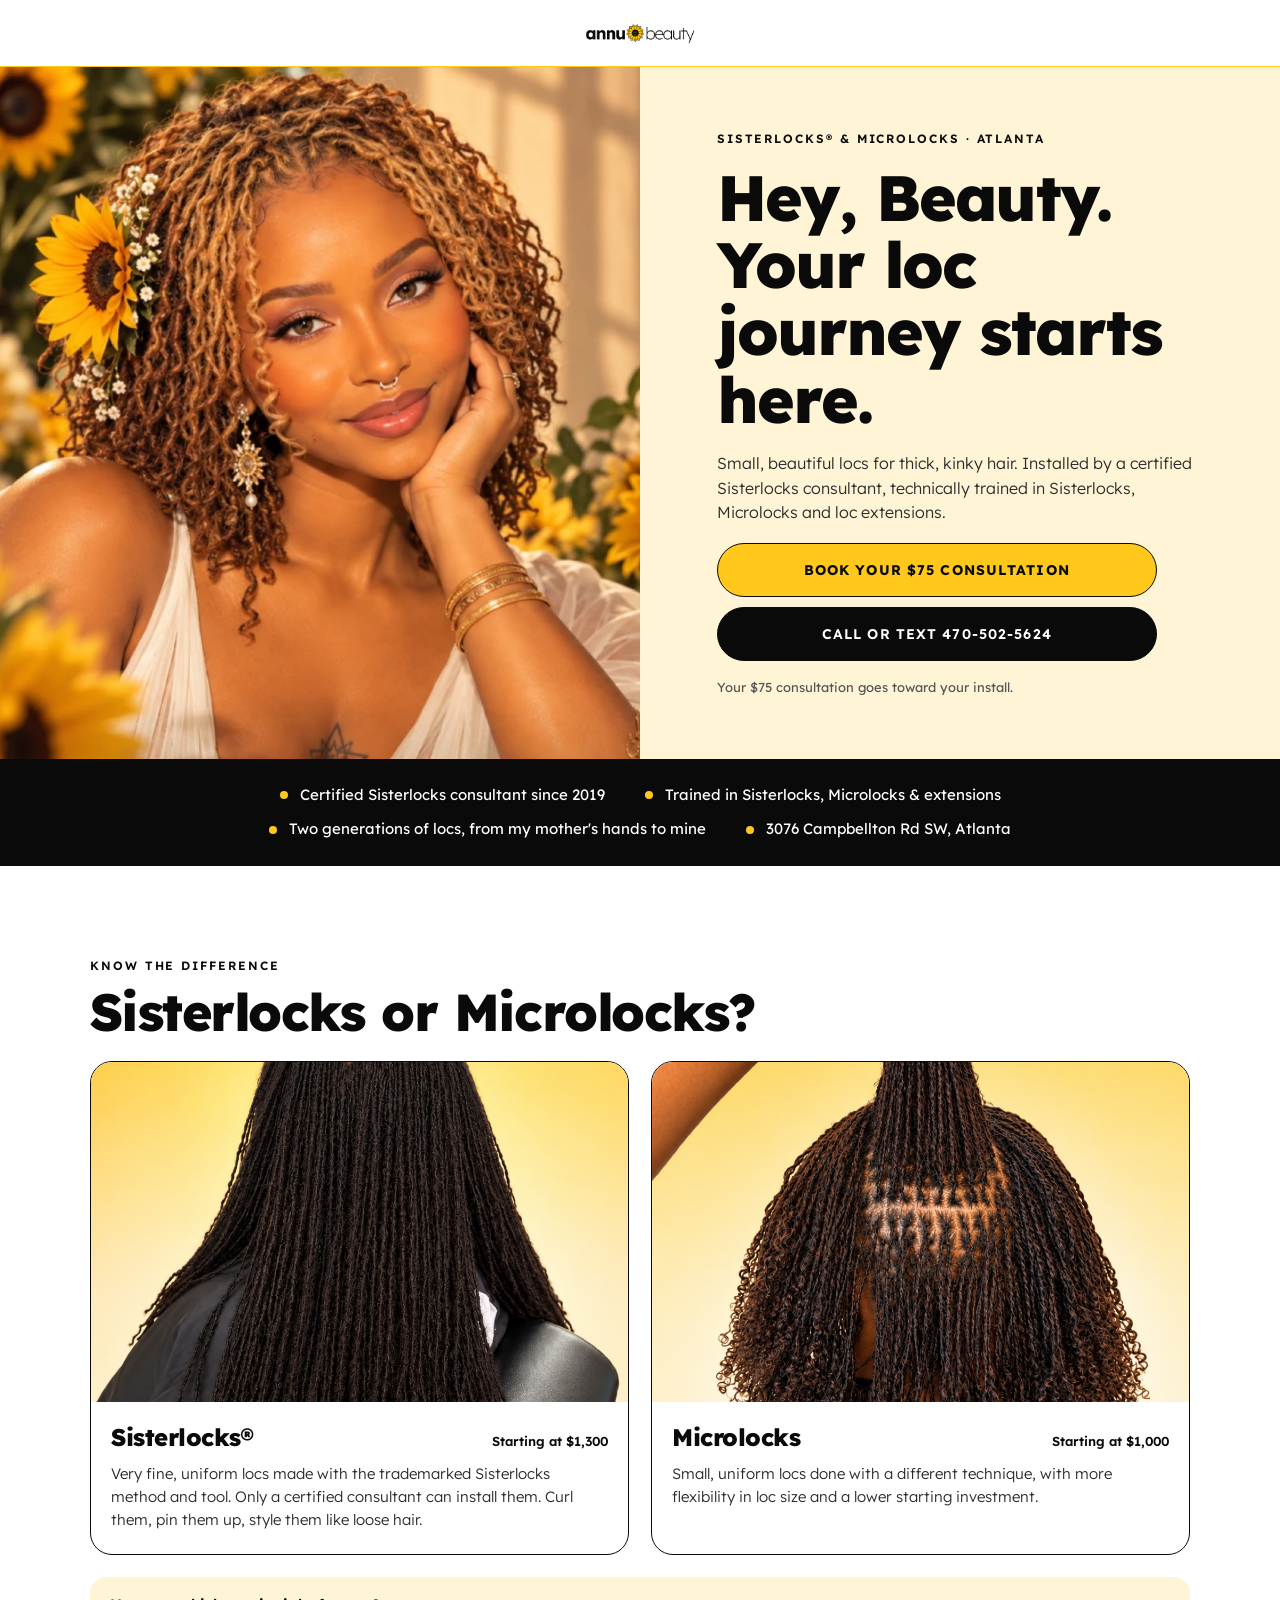
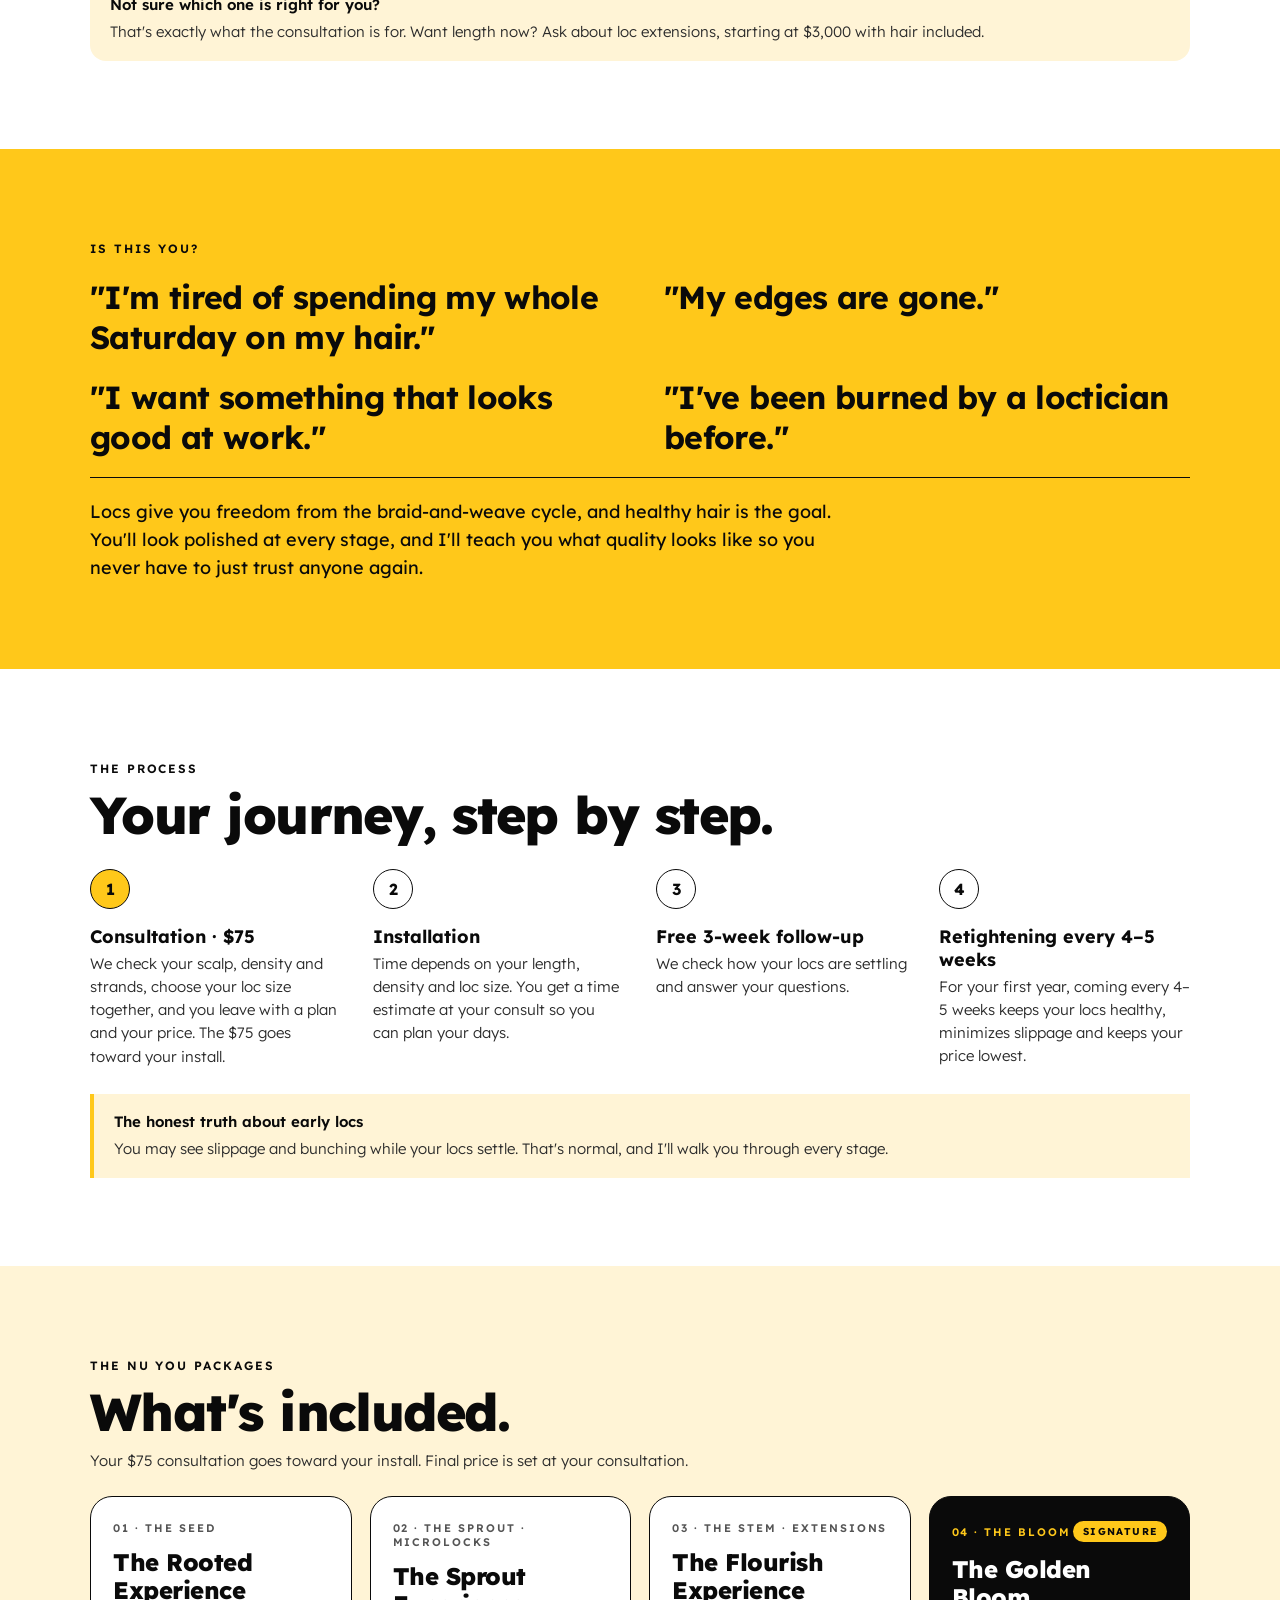
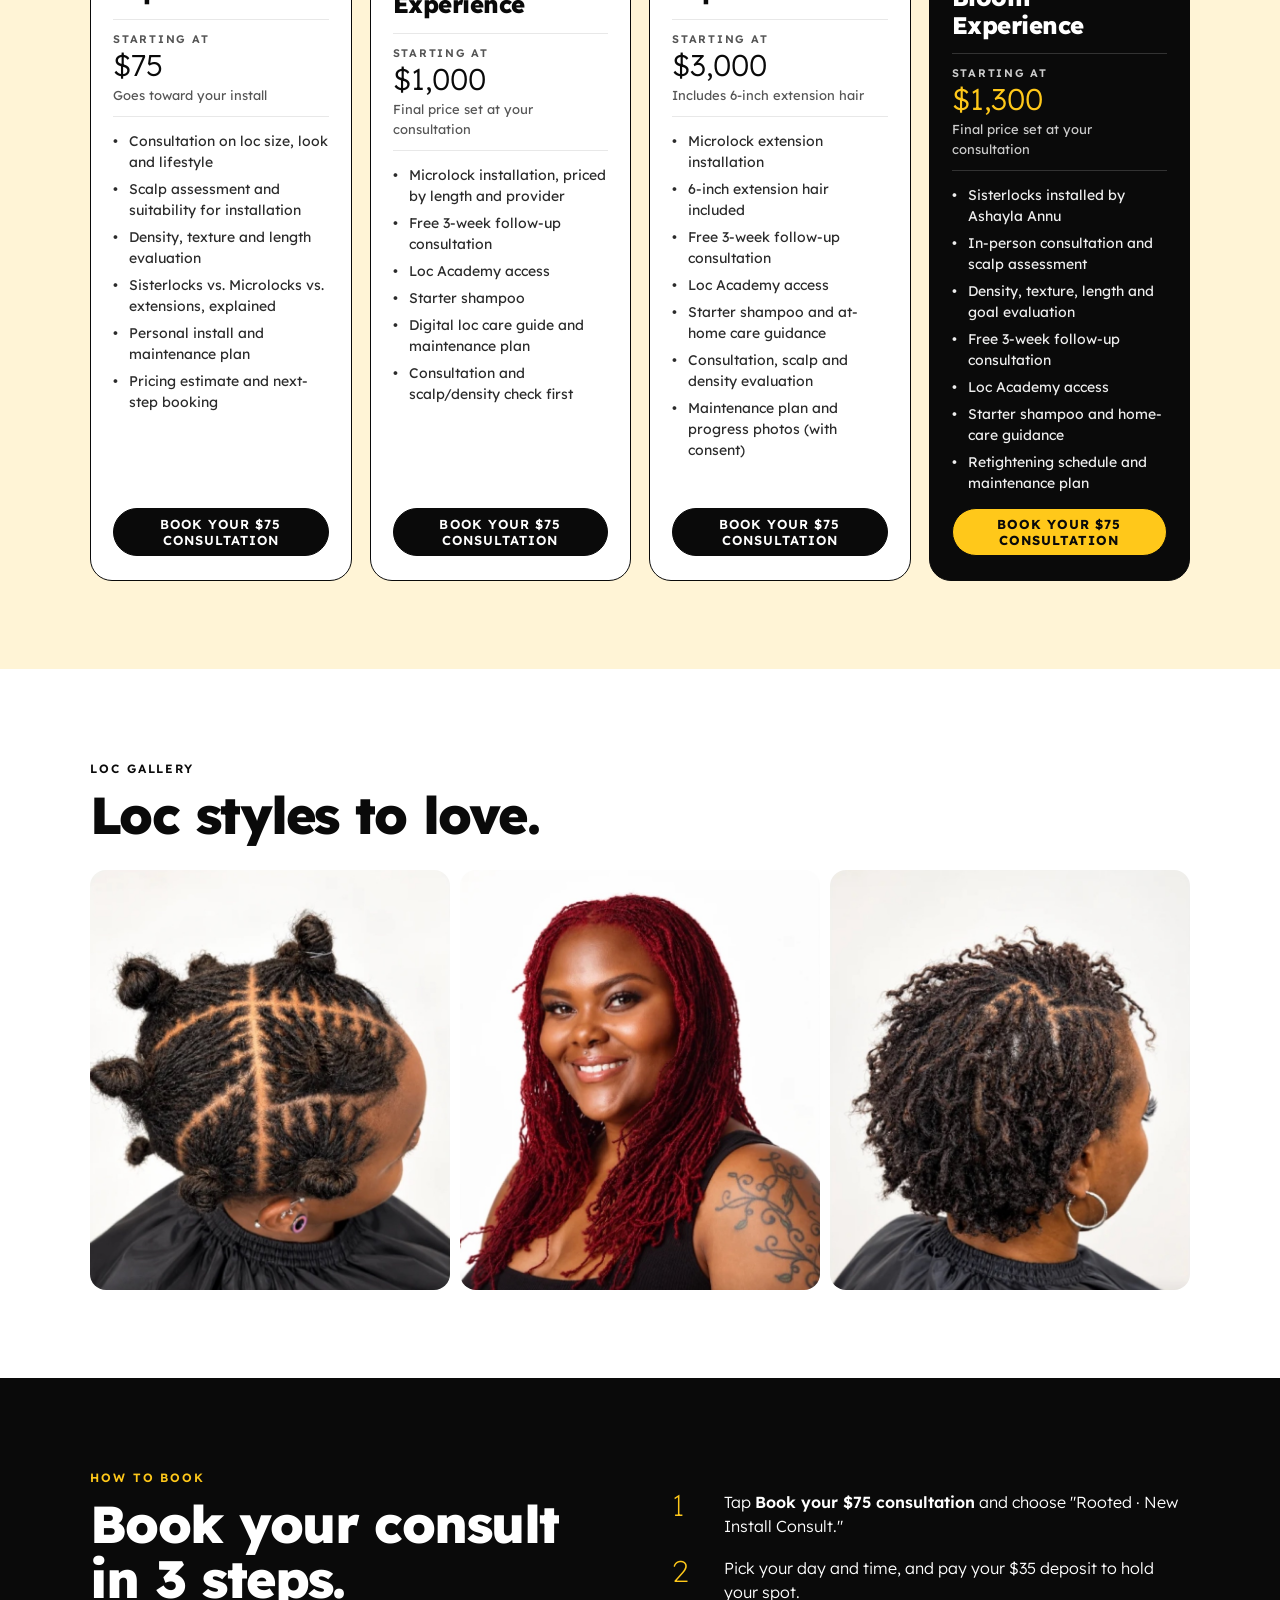
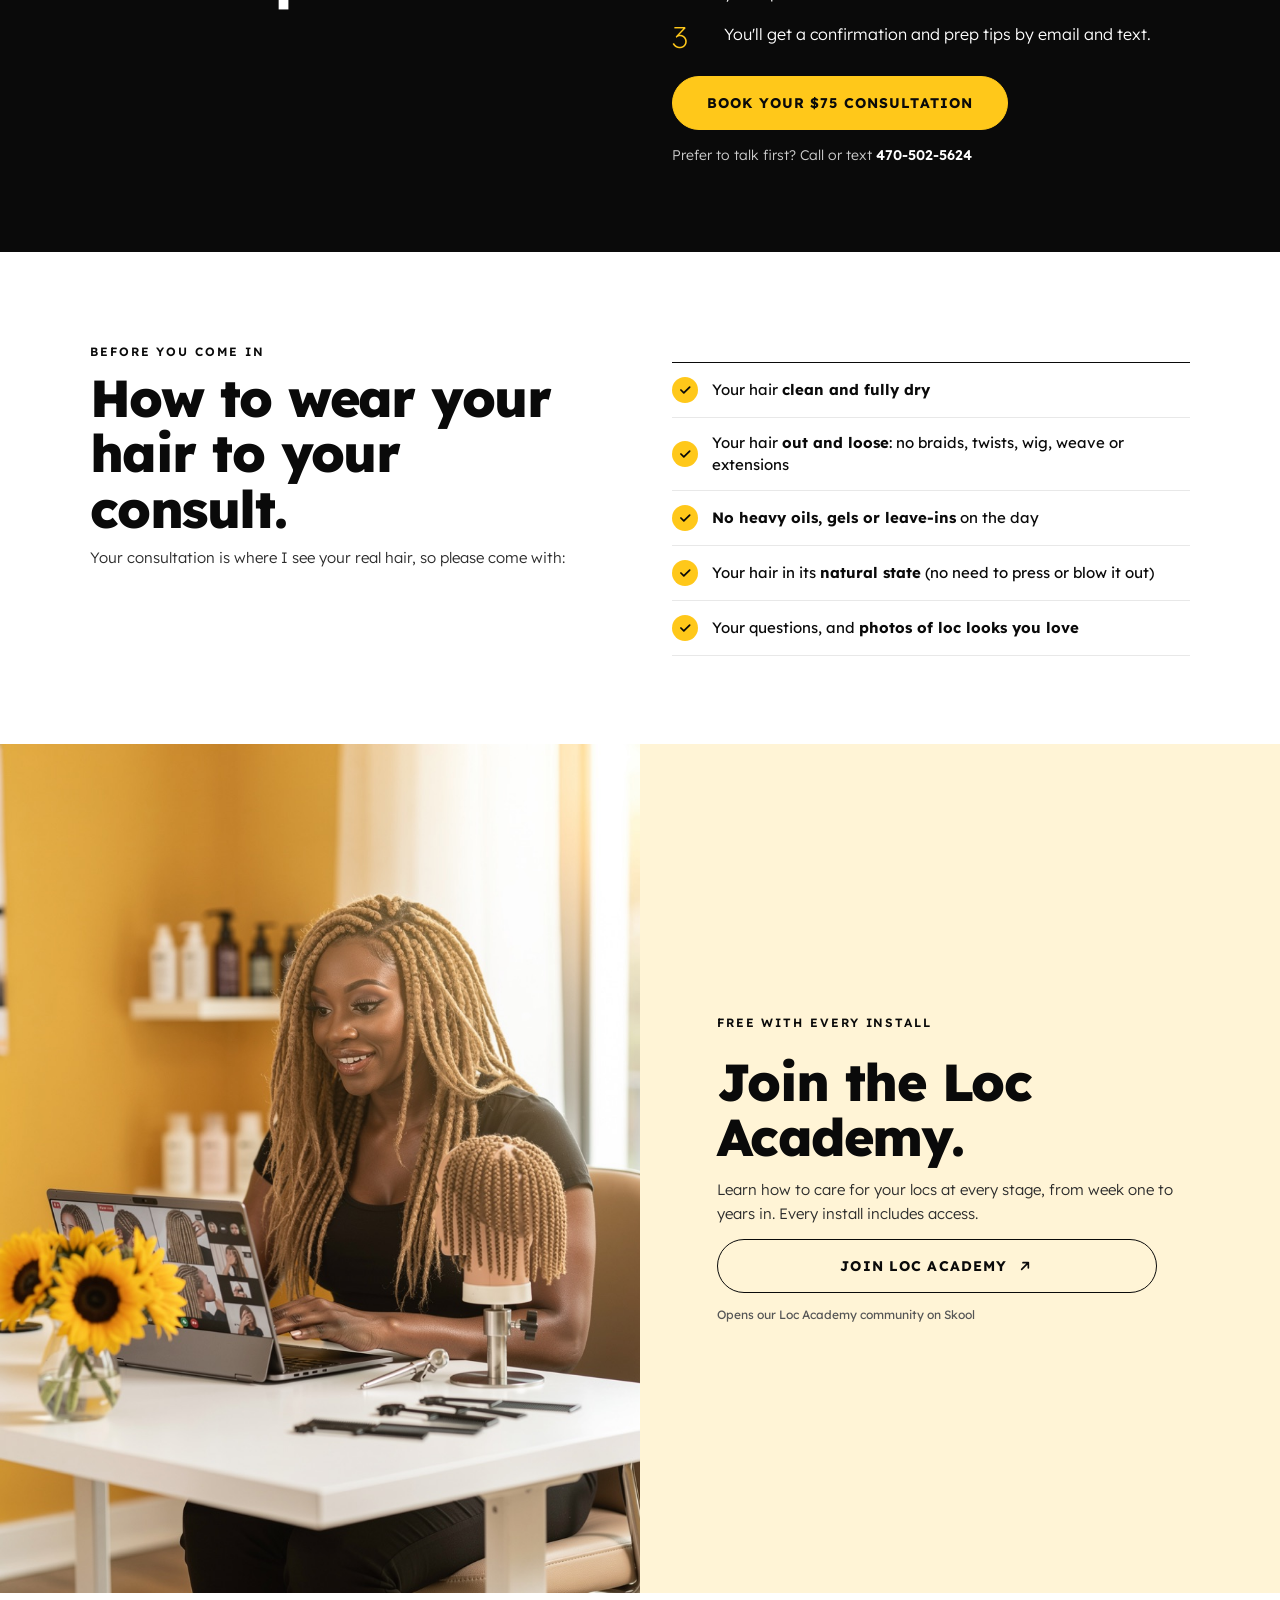
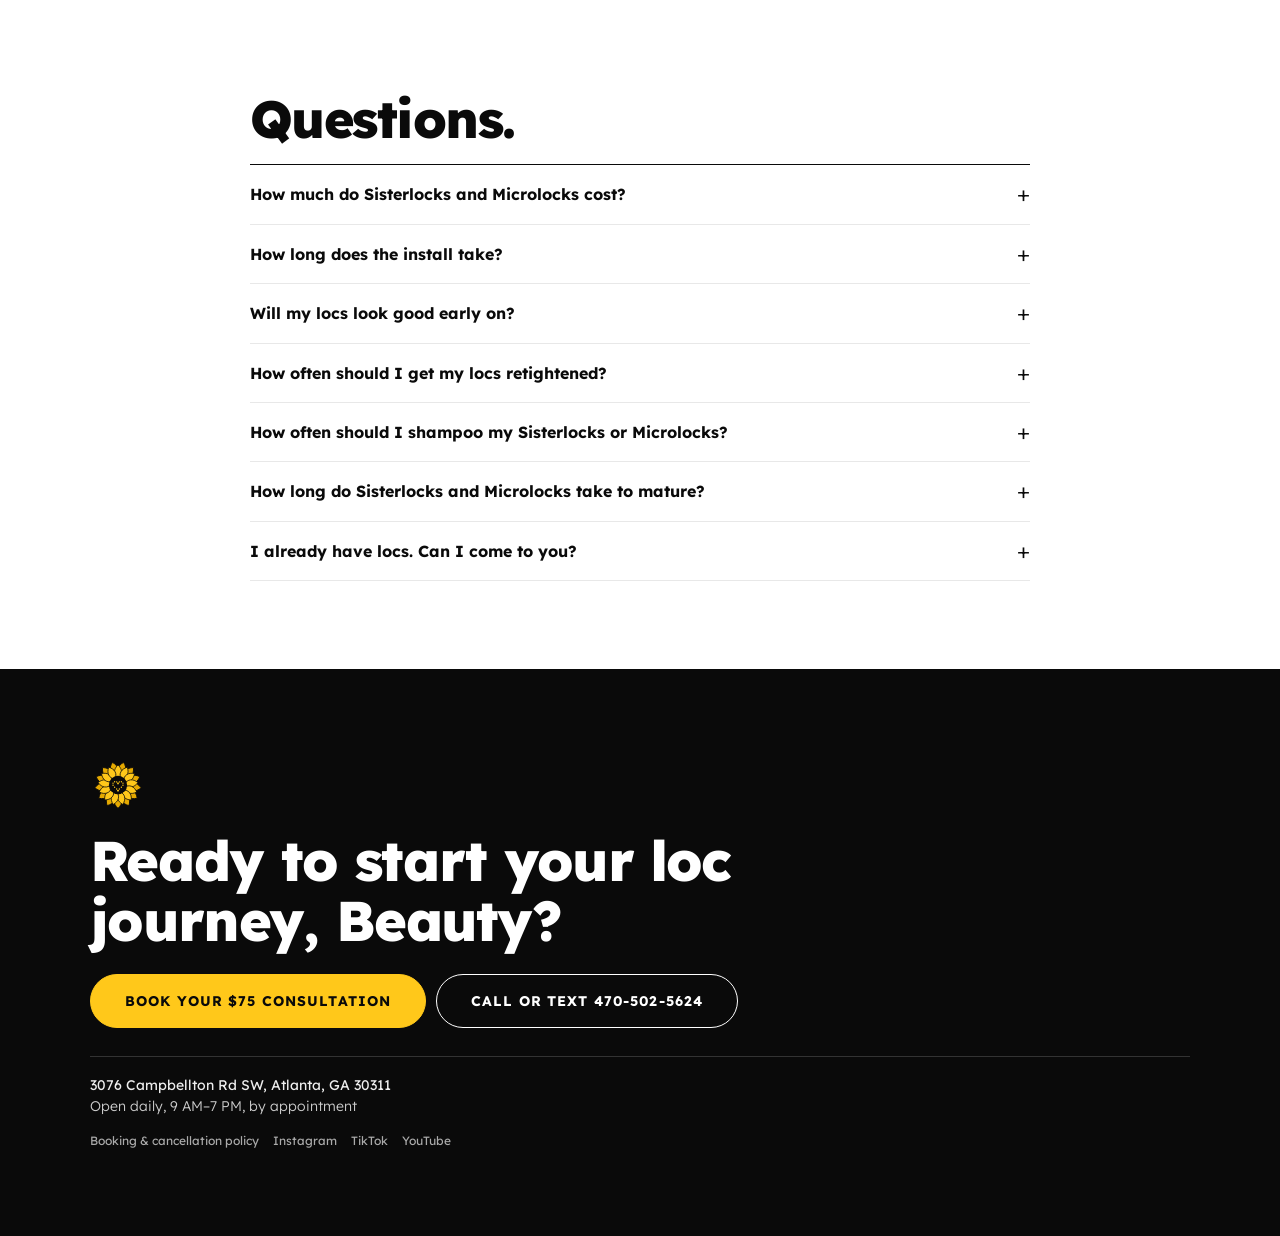
<file: locs.html>
<!doctype html>
<html lang="en">
<head>
  <meta charset="utf-8">
  <meta name="viewport" content="width=device-width, initial-scale=1">
  <title>Sisterlocks &amp; Microlocks Install in Atlanta | Annu Beauty</title>
  <meta name="description" content="Sisterlocks and Microlocks installs in Southwest Atlanta by a certified Sisterlocks consultant. Book your $75 consultation, credited toward your install.">
  <!-- Ad landing page: kept out of Google so it doesn't compete with sisterlocks-atlanta.html and microlocks-atlanta.html -->
  <meta name="robots" content="noindex">
  <meta property="og:type" content="website">
  <meta property="og:site_name" content="Annu Beauty">
  <meta property="og:title" content="Sisterlocks &amp; Microlocks Install in Atlanta | Annu Beauty">
  <meta property="og:description" content="Book your $75 consultation, credited toward your install.">
  <meta property="og:url" content="https://annubeauty.com/locs.html">
  <meta property="og:image" content="https://annubeauty.com/images/hero-main.jpg">
  <link rel="icon" href="images/sunflower.svg">
  <link rel="preconnect" href="https://fonts.googleapis.com">
  <link rel="preconnect" href="https://fonts.gstatic.com" crossorigin>
  <link href="https://fonts.googleapis.com/css2?family=Lexend:wght@200;300;400;500;600;700;800&display=swap" rel="stylesheet">
  <link rel="stylesheet" href="styles.css">
  <!-- Meta Pixel goes here once the Pixel ID is available (Meta Events Manager → Data sources). -->
  <style>
    /* Install ad landing page (Paper design "Install Ad Landing Page"). Phone first. */
    .lp { --pad: 20px; padding-bottom: 88px; }
    .lp-wrap { width: 100%; max-width: 1180px; margin: 0 auto; padding: 0 var(--pad); }
    .lp-head { display: flex; justify-content: center; padding: 16px 20px; border-bottom: 1px solid var(--sun); background: var(--paper); }
    .lp-head img { height: 34px; width: auto; }
    .lp-eyebrow { font-size: 12px; font-weight: 600; letter-spacing: .16em; text-transform: uppercase; }
    .lp-h2 { font-size: 34px; font-weight: 800; line-height: 1.06; letter-spacing: -.03em; margin-top: 10px; }
    .lp-body { font-size: 15px; font-weight: 300; line-height: 1.55; color: var(--text); }
    .lp-sec { padding: 48px 0; }
    .lp-cream { background: var(--cream); }
    .lp-sun { background: var(--sun); }
    .lp-ink { background: var(--ink); color: var(--paper); }
    .lp-ink .lp-body { color: #CCCCCC; }
    .lp-btn { display: flex; align-items: center; justify-content: center; gap: 10px; min-height: 54px; padding: 0 22px; border: 1.5px solid var(--ink); border-radius: 999px; font-size: 14px; font-weight: 700; letter-spacing: .08em; text-transform: uppercase; text-align: center; transition: transform .2s ease; }
    .lp-btn:hover { transform: translateY(-2px); }
    .lp-btn-sun { background: var(--sun); color: var(--ink); }
    .lp-btn-ink { background: var(--ink); color: var(--paper); font-weight: 600; }
    .lp-btn-ghost { background: transparent; color: var(--ink); }
    .lp-ink .lp-btn-ghost { color: var(--paper); border-color: var(--paper); }
    .lp-ink .lp-btn-sun { border-color: var(--sun); }
    .lp-btns { display: flex; flex-direction: column; gap: 10px; }

    /* Hero */
    .lp-hero { background: var(--cream); }
    .lp-hero-photo { width: 100%; height: 380px; object-fit: cover; object-position: center 25%; display: block; }
    .lp-hero-copy { padding: 28px var(--pad) 32px; display: flex; flex-direction: column; gap: 14px; }
    .lp-hero h1 { font-size: 40px; font-weight: 800; line-height: 1.05; letter-spacing: -.03em; }
    .lp-hero .lp-body { font-size: 16px; }
    .lp-note { font-size: 13px; color: var(--muted); text-align: center; }

    /* Trust bar */
    .lp-trust { list-style: none; display: flex; flex-direction: column; gap: 14px; padding: 26px var(--pad); }
    .lp-trust li { display: flex; gap: 12px; align-items: center; font-size: 15px; line-height: 1.35; }
    .lp-trust li::before { content: ""; width: 8px; height: 8px; border-radius: 99px; background: var(--sun); flex-shrink: 0; }

    /* Sisterlocks vs Microlocks */
    .lp-compare { display: grid; gap: 22px; margin-top: 22px; }
    .lp-card { border: 1.5px solid var(--ink); border-radius: 22px; overflow: hidden; background: var(--paper); }
    .lp-card img { width: 100%; height: 220px; object-fit: cover; display: block; }
    .lp-card-body { padding: 20px 20px 22px; display: flex; flex-direction: column; gap: 10px; }
    .lp-card-top { display: flex; justify-content: space-between; align-items: baseline; gap: 10px; }
    .lp-card-top h3 { font-size: 24px; font-weight: 800; letter-spacing: -.02em; }
    .lp-card-top span { font-size: 13px; font-weight: 600; white-space: nowrap; }
    .lp-callout { margin-top: 22px; padding: 18px 20px; background: var(--cream); border-radius: 16px; }
    .lp-callout b { display: block; font-size: 15px; font-weight: 600; margin-bottom: 6px; }

    /* Is this you */
    .lp-quotes { display: flex; flex-direction: column; gap: 12px; margin: 20px 0; padding-bottom: 20px; border-bottom: 1.5px solid var(--ink); }
    .lp-quotes p { font-size: 24px; font-weight: 700; line-height: 1.25; letter-spacing: -.02em; }
    .lp-sun .lp-body { color: var(--ink); font-weight: 400; font-size: 16px; }

    /* Process */
    .lp-steps { list-style: none; display: flex; flex-direction: column; gap: 22px; margin-top: 26px; }
    .lp-steps li { display: flex; gap: 16px; }
    .lp-num { display: flex; align-items: center; justify-content: center; width: 40px; height: 40px; border-radius: 99px; border: 1.5px solid var(--ink); font-weight: 700; flex-shrink: 0; }
    .lp-steps li:first-child .lp-num { background: var(--sun); }
    .lp-steps h3 { font-size: 18px; font-weight: 700; margin-bottom: 4px; }
    .lp-honest { margin-top: 26px; padding: 18px 20px; border-left: 4px solid var(--sun); background: var(--cream); }
    .lp-honest b { display: block; font-size: 15px; font-weight: 600; margin-bottom: 6px; }

    /* Packages */
    .lp-packages { display: grid; gap: 18px; margin-top: 24px; }
    .lp-pkg { display: flex; flex-direction: column; gap: 14px; padding: 24px 22px; background: var(--paper); border: 1.5px solid var(--ink); border-radius: 22px; }
    .lp-pkg .num { font-size: 11px; font-weight: 600; letter-spacing: .18em; color: var(--muted); }
    .lp-pkg h3 { font-size: 24px; font-weight: 800; letter-spacing: -.02em; line-height: 1.15; }
    .lp-price { padding: 12px 0; border-top: 1px solid var(--line); border-bottom: 1px solid var(--line); }
    .lp-price small { display: block; font-size: 11px; font-weight: 600; letter-spacing: .16em; text-transform: uppercase; color: var(--muted); }
    .lp-price strong { display: block; font-size: 30px; font-weight: 300; }
    .lp-price span { font-size: 13px; color: var(--muted); }
    .lp-pkg ul { list-style: none; display: flex; flex-direction: column; gap: 6px; font-size: 14px; line-height: 1.5; color: var(--text); flex: 1; }
    .lp-pkg li { padding-left: 16px; position: relative; }
    .lp-pkg li::before { content: "•"; position: absolute; left: 0; }
    .lp-pkg .lp-btn { min-height: 48px; font-size: 13px; }
    .lp-pkg.signature { background: var(--ink); color: var(--paper); }
    .lp-pkg.signature .num { color: var(--sun); }
    .lp-pkg.signature .lp-price { border-color: #333; }
    .lp-pkg.signature .lp-price small, .lp-pkg.signature .lp-price span { color: #CCCCCC; }
    .lp-pkg.signature .lp-price strong { color: var(--sun); }
    .lp-pkg.signature ul { color: #EEEEEE; }
    .lp-pkg-top { display: flex; justify-content: space-between; align-items: center; }
    .lp-badge { padding: 4px 10px; background: var(--sun); color: var(--ink); border-radius: 99px; font-size: 10px; font-weight: 700; letter-spacing: .12em; }

    /* Photos */
    .lp-photos { display: flex; gap: 10px; overflow-x: auto; margin: 22px calc(var(--pad) * -1) 0; padding: 0 var(--pad); scrollbar-width: none; }
    .lp-photos img { width: 150px; height: 190px; object-fit: cover; border-radius: 16px; flex-shrink: 0; }

    /* How to book */
    .lp-book-steps { list-style: none; display: flex; flex-direction: column; gap: 18px; margin: 24px 0; }
    .lp-book-steps li { display: flex; gap: 16px; font-size: 16px; font-weight: 300; line-height: 1.5; }
    .lp-book-steps li > span { width: 36px; flex-shrink: 0; font-size: 30px; font-weight: 200; line-height: 1; color: var(--sun); }
    .lp-book-steps b { font-weight: 600; }
    .lp-talk { margin-top: 16px; font-size: 14px; font-weight: 300; text-align: center; color: #CCCCCC; }
    .lp-talk a { font-weight: 600; color: var(--paper); }

    /* Hair prep */
    .lp-checks { list-style: none; margin-top: 22px; border-top: 1.5px solid var(--ink); }
    .lp-checks li { display: flex; gap: 14px; align-items: center; padding: 14px 0; border-bottom: 1px solid var(--line); font-size: 15px; line-height: 1.45; }
    .lp-checks li::before { content: ""; width: 26px; height: 26px; flex-shrink: 0; border-radius: 99px; background: var(--sun) url("data:image/svg+xml,%3Csvg xmlns='http://www.w3.org/2000/svg' viewBox='0 0 24 24' fill='none' stroke='%230A0A0A' stroke-width='3' stroke-linecap='round' stroke-linejoin='round'%3E%3Cpath d='M5 12l5 5L20 7'/%3E%3C/svg%3E") center / 14px no-repeat; }

    /* Loc Academy */
    .lp-academy img { width: 100%; height: 260px; object-fit: cover; object-position: center 35%; display: block; }
    .lp-academy-copy { display: flex; flex-direction: column; gap: 14px; padding: 32px var(--pad) 44px; }
    .lp-small { font-size: 12px; color: var(--muted); text-align: center; }

    /* FAQ */
    .lp-faq { margin-top: 18px; border-top: 1.5px solid var(--ink); }
    .lp-faq details { padding: 18px 0; border-bottom: 1px solid var(--line); }
    .lp-faq summary { font-size: 16px; font-weight: 700; line-height: 1.4; cursor: pointer; list-style: none; display: flex; justify-content: space-between; gap: 16px; }
    .lp-faq summary::after { content: "+"; font-weight: 300; font-size: 22px; line-height: 1; }
    .lp-faq details[open] summary::after { content: "–"; }
    .lp-faq p { margin-top: 8px; font-size: 14px; font-weight: 300; line-height: 1.55; }

    /* Final call to action */
    .lp-final h2 { font-size: 36px; font-weight: 800; line-height: 1.06; letter-spacing: -.03em; margin: 18px 0 24px; }
    .lp-final .lp-info { margin-top: 28px; padding-top: 18px; border-top: 1px solid #333; font-size: 14px; line-height: 1.5; color: #EEEEEE; }
    .lp-final .lp-info span { display: block; font-weight: 300; color: #CCCCCC; }
    .lp-links { display: flex; flex-wrap: wrap; gap: 6px 14px; margin-top: 16px; font-size: 12px; color: #AAAAAA; }
    .lp-links a:hover { color: var(--paper); }

    /* Sticky bar on phones */
    .lp-sticky { position: fixed; left: 0; right: 0; bottom: 0; z-index: 50; display: flex; gap: 8px; padding: 12px 14px calc(12px + env(safe-area-inset-bottom)); background: var(--paper); border-top: 1px solid var(--line); }
    .lp-sticky .lp-btn { min-height: 50px; font-size: 13px; letter-spacing: .06em; }
    .lp-sticky .lp-btn-sun { flex: 1; }
    .lp-sticky .lp-btn-ink { width: 128px; flex-shrink: 0; padding: 0 12px; }

    /* Tablet and desktop */
    @media (min-width: 760px) {
      .lp { --pad: 40px; padding-bottom: 0; }
      .lp-sticky { display: none; }
      .lp-sec { padding: 88px 0; }
      .lp-h2 { font-size: 52px; }
      .lp-btns { flex-direction: row; }
      .lp-btns .lp-btn { padding: 0 34px; }
      .lp-hero { display: grid; grid-template-columns: 1fr 1fr; align-items: stretch; }
      .lp-hero-photo { height: 100%; min-height: 640px; }
      .lp-hero-copy { justify-content: center; padding: 64px clamp(40px, 6vw, 96px); gap: 18px; }
      .lp-hero h1 { font-size: clamp(48px, 5vw, 72px); }
      .lp-hero .lp-btns { flex-direction: column; max-width: 440px; }
      .lp-hero .lp-note { text-align: left; }
      .lp-trust { flex-direction: row; flex-wrap: wrap; justify-content: center; gap: 14px 40px; max-width: 1180px; margin: 0 auto; }
      .lp-compare { grid-template-columns: 1fr 1fr; }
      .lp-card img { height: 340px; }
      .lp-quotes { display: grid; grid-template-columns: 1fr 1fr; gap: 20px 48px; }
      .lp-quotes p { font-size: 32px; }
      .lp-sun .lp-body { max-width: 760px; font-size: 18px; }
      .lp-steps { display: grid; grid-template-columns: repeat(4, 1fr); gap: 32px; }
      .lp-steps li { flex-direction: column; }
      .lp-packages { grid-template-columns: repeat(2, 1fr); }
      .lp-photos { margin: 28px 0 0; padding: 0; overflow: visible; }
      .lp-photos img { flex: 1; width: auto; height: 420px; }
      .lp-split { display: grid; grid-template-columns: 1fr 1fr; gap: 64px; align-items: start; }
      .lp-book .lp-btns { max-width: 440px; }
      .lp-talk { text-align: left; }
      .lp-academy { display: grid; grid-template-columns: 1fr 1fr; }
      .lp-academy img { height: 100%; min-height: 480px; }
      .lp-academy-copy { justify-content: center; padding: 64px clamp(40px, 6vw, 96px); max-width: 680px; }
      .lp-academy .lp-small { text-align: left; }
      .lp-academy .lp-btn { max-width: 440px; }
      .lp-final h2 { font-size: 56px; max-width: 820px; }
      .lp-final .lp-btns { max-width: 760px; }
    }
    @media (min-width: 1100px) {
      .lp-packages { grid-template-columns: repeat(4, 1fr); }
    }
  </style>
</head>
<body>

<main class="lp">
  <header class="lp-head">
    <a href="index.html" aria-label="Annu Beauty home"><img src="images/logo.png" alt="Annu Beauty"></a>
  </header>

  <section class="lp-hero">
    <img class="lp-hero-photo" src="images/hero-main.jpg" alt="Annu Beauty client with golden locs and sunflowers">
    <div class="lp-hero-copy">
      <span class="lp-eyebrow">Sisterlocks® &amp; Microlocks · Atlanta</span>
      <h1>Hey, Beauty. Your loc journey starts here.</h1>
      <p class="lp-body">Small, beautiful locs for thick, kinky hair. Installed by a certified Sisterlocks consultant, technically trained in Sisterlocks, Microlocks and loc extensions.</p>
      <div class="lp-btns">
        <a class="lp-btn lp-btn-sun" href="https://annubeauty.glossgenius.com/" target="_blank" rel="noopener">Book your $75 consultation</a>
        <a class="lp-btn lp-btn-ink" href="tel:+14705025624">Call or text 470-502-5624</a>
      </div>
      <p class="lp-note">Your $75 consultation goes toward your install.</p>
    </div>
  </section>

  <section class="lp-ink">
    <ul class="lp-trust">
      <li>Certified Sisterlocks consultant since 2019</li>
      <li>Trained in Sisterlocks, Microlocks &amp; extensions</li>
      <li>Two generations of locs, from my mother's hands to mine</li>
      <li>3076 Campbellton Rd SW, Atlanta</li>
    </ul>
  </section>

  <section class="lp-sec">
    <div class="lp-wrap">
      <span class="lp-eyebrow">Know the difference</span>
      <h2 class="lp-h2">Sisterlocks or Microlocks?</h2>
      <div class="lp-compare">
        <article class="lp-card">
          <img src="images/card-sisterlocks.jpg" alt="Long mature Sisterlocks on a sunflower-yellow backdrop">
          <div class="lp-card-body">
            <div class="lp-card-top"><h3>Sisterlocks®</h3><span>Starting at $1,300</span></div>
            <p class="lp-body">Very fine, uniform locs made with the trademarked Sisterlocks method and tool. Only a certified consultant can install them. Curl them, pin them up, style them like loose hair.</p>
          </div>
        </article>
        <article class="lp-card">
          <img src="images/card-microlocks.jpg" alt="Microlocks with neat grid parts lifted to show the scalp">
          <div class="lp-card-body">
            <div class="lp-card-top"><h3>Microlocks</h3><span>Starting at $1,000</span></div>
            <p class="lp-body">Small, uniform locs done with a different technique, with more flexibility in loc size and a lower starting investment.</p>
          </div>
        </article>
      </div>
      <div class="lp-callout">
        <b>Not sure which one is right for you?</b>
        <p class="lp-body">That's exactly what the consultation is for. Want length now? Ask about loc extensions, starting at $3,000 with hair included.</p>
      </div>
    </div>
  </section>

  <section class="lp-sec lp-sun">
    <div class="lp-wrap">
      <span class="lp-eyebrow">Is this you?</span>
      <div class="lp-quotes">
        <p>"I'm tired of spending my whole Saturday on my hair."</p>
        <p>"My edges are gone."</p>
        <p>"I want something that looks good at work."</p>
        <p>"I've been burned by a loctician before."</p>
      </div>
      <p class="lp-body">Locs give you freedom from the braid-and-weave cycle, and healthy hair is the goal. You'll look polished at every stage, and I'll teach you what quality looks like so you never have to just trust anyone again.</p>
    </div>
  </section>

  <section class="lp-sec">
    <div class="lp-wrap">
      <span class="lp-eyebrow">The process</span>
      <h2 class="lp-h2">Your journey, step by step.</h2>
      <ol class="lp-steps">
        <li><span class="lp-num">1</span><div><h3>Consultation · $75</h3><p class="lp-body">We check your scalp, density and strands, choose your loc size together, and you leave with a plan and your price. The $75 goes toward your install.</p></div></li>
        <li><span class="lp-num">2</span><div><h3>Installation</h3><p class="lp-body">Time depends on your length, density and loc size. You get a time estimate at your consult so you can plan your days.</p></div></li>
        <li><span class="lp-num">3</span><div><h3>Free 3-week follow-up</h3><p class="lp-body">We check how your locs are settling and answer your questions.</p></div></li>
        <li><span class="lp-num">4</span><div><h3>Retightening every 4–5 weeks</h3><p class="lp-body">For your first year, coming every 4–5 weeks keeps your locs healthy, minimizes slippage and keeps your price lowest.</p></div></li>
      </ol>
      <div class="lp-honest">
        <b>The honest truth about early locs</b>
        <p class="lp-body">You may see slippage and bunching while your locs settle. That's normal, and I'll walk you through every stage.</p>
      </div>
    </div>
  </section>

  <section class="lp-sec lp-cream">
    <div class="lp-wrap">
      <span class="lp-eyebrow">The NU YOU packages</span>
      <h2 class="lp-h2">What's included.</h2>
      <p class="lp-body" style="margin-top:10px">Your $75 consultation goes toward your install. Final price is set at your consultation.</p>
      <div class="lp-packages">
        <article class="lp-pkg">
          <span class="num">01 · THE SEED</span>
          <h3>The Rooted Experience</h3>
          <div class="lp-price"><small>Starting at</small><strong>$75</strong><span>Goes toward your install</span></div>
          <ul>
            <li>Consultation on loc size, look and lifestyle</li>
            <li>Scalp assessment and suitability for installation</li>
            <li>Density, texture and length evaluation</li>
            <li>Sisterlocks vs. Microlocks vs. extensions, explained</li>
            <li>Personal install and maintenance plan</li>
            <li>Pricing estimate and next-step booking</li>
          </ul>
          <a class="lp-btn lp-btn-ink" href="https://annubeauty.glossgenius.com/" target="_blank" rel="noopener">Book your $75 consultation</a>
        </article>
        <article class="lp-pkg">
          <span class="num">02 · THE SPROUT · MICROLOCKS</span>
          <h3>The Sprout Experience</h3>
          <div class="lp-price"><small>Starting at</small><strong>$1,000</strong><span>Final price set at your consultation</span></div>
          <ul>
            <li>Microlock installation, priced by length and provider</li>
            <li>Free 3-week follow-up consultation</li>
            <li>Loc Academy access</li>
            <li>Starter shampoo</li>
            <li>Digital loc care guide and maintenance plan</li>
            <li>Consultation and scalp/density check first</li>
          </ul>
          <a class="lp-btn lp-btn-ink" href="https://annubeauty.glossgenius.com/" target="_blank" rel="noopener">Book your $75 consultation</a>
        </article>
        <article class="lp-pkg">
          <span class="num">03 · THE STEM · EXTENSIONS</span>
          <h3>The Flourish Experience</h3>
          <div class="lp-price"><small>Starting at</small><strong>$3,000</strong><span>Includes 6-inch extension hair</span></div>
          <ul>
            <li>Microlock extension installation</li>
            <li>6-inch extension hair included</li>
            <li>Free 3-week follow-up consultation</li>
            <li>Loc Academy access</li>
            <li>Starter shampoo and at-home care guidance</li>
            <li>Consultation, scalp and density evaluation</li>
            <li>Maintenance plan and progress photos (with consent)</li>
          </ul>
          <a class="lp-btn lp-btn-ink" href="https://annubeauty.glossgenius.com/" target="_blank" rel="noopener">Book your $75 consultation</a>
        </article>
        <article class="lp-pkg signature">
          <div class="lp-pkg-top"><span class="num">04 · THE BLOOM</span><span class="lp-badge">SIGNATURE</span></div>
          <h3>The Golden Bloom Experience</h3>
          <div class="lp-price"><small>Starting at</small><strong>$1,300</strong><span>Final price set at your consultation</span></div>
          <ul>
            <li>Sisterlocks installed by Ashayla Annu</li>
            <li>In-person consultation and scalp assessment</li>
            <li>Density, texture, length and goal evaluation</li>
            <li>Free 3-week follow-up consultation</li>
            <li>Loc Academy access</li>
            <li>Starter shampoo and home-care guidance</li>
            <li>Retightening schedule and maintenance plan</li>
          </ul>
          <a class="lp-btn lp-btn-sun" href="https://annubeauty.glossgenius.com/" target="_blank" rel="noopener">Book your $75 consultation</a>
        </article>
      </div>
    </div>
  </section>

  <section class="lp-sec">
    <div class="lp-wrap">
      <span class="lp-eyebrow">Loc gallery</span>
      <h2 class="lp-h2">Loc styles to love.</h2>
      <div class="lp-photos">
        <img src="images/client-1.jpg" alt="Sisterlocks styled in knots with geometric parts">
        <img src="images/client-2.jpg" alt="Smiling client with long red Sisterlocks">
        <img src="images/client-3.jpg" alt="Short curly Sisterlocks from the side">
      </div>
    </div>
  </section>

  <section class="lp-sec lp-ink lp-book">
    <div class="lp-wrap lp-split">
      <div>
        <span class="lp-eyebrow" style="color:var(--sun)">How to book</span>
        <h2 class="lp-h2">Book your consult in 3 steps.</h2>
      </div>
      <div>
        <ol class="lp-book-steps">
          <li><span>1</span><p>Tap <b>Book your $75 consultation</b> and choose "Rooted · New Install Consult."</p></li>
          <li><span>2</span><p>Pick your day and time, and pay your $35 deposit to hold your spot.</p></li>
          <li><span>3</span><p>You'll get a confirmation and prep tips by email and text.</p></li>
        </ol>
        <div class="lp-btns"><a class="lp-btn lp-btn-sun" href="https://annubeauty.glossgenius.com/" target="_blank" rel="noopener">Book your $75 consultation</a></div>
        <p class="lp-talk">Prefer to talk first? Call or text <a href="tel:+14705025624">470-502-5624</a></p>
      </div>
    </div>
  </section>

  <section class="lp-sec">
    <div class="lp-wrap lp-split">
      <div>
        <span class="lp-eyebrow">Before you come in</span>
        <h2 class="lp-h2">How to wear your hair to your consult.</h2>
        <p class="lp-body" style="margin-top:10px">Your consultation is where I see your real hair, so please come with:</p>
      </div>
      <ul class="lp-checks">
        <li><span>Your hair <b>clean and fully dry</b></span></li>
        <li><span>Your hair <b>out and loose</b>: no braids, twists, wig, weave or extensions</span></li>
        <li><span><b>No heavy oils, gels or leave-ins</b> on the day</span></li>
        <li><span>Your hair in its <b>natural state</b> (no need to press or blow it out)</span></li>
        <li><span>Your questions, and <b>photos of loc looks you love</b></span></li>
      </ul>
    </div>
  </section>

  <section class="lp-academy lp-cream">
    <img src="images/academy.jpg" alt="Loctician teaching an online loc class with sunflowers on the desk">
    <div class="lp-academy-copy">
      <span class="lp-eyebrow">Free with every install</span>
      <h2 class="lp-h2">Join the Loc Academy.</h2>
      <p class="lp-body">Learn how to care for your locs at every stage, from week one to years in. Every install includes access.</p>
      <a class="lp-btn lp-btn-ghost" href="https://www.skool.com/annu-beauty-loc-academy-9553/about" target="_blank" rel="noopener">Join Loc Academy <svg width="16" height="16" viewBox="0 0 24 24" fill="none" stroke="currentColor" stroke-width="2.5" stroke-linecap="round" stroke-linejoin="round" aria-hidden="true"><path d="M7 17L17 7M9 7h8v8"/></svg></a>
      <p class="lp-small">Opens our Loc Academy community on Skool</p>
    </div>
  </section>

  <section class="lp-sec">
    <div class="lp-wrap" style="max-width:860px">
      <h2 class="lp-h2">Questions.</h2>
      <div class="lp-faq">
        <details><summary>How much do Sisterlocks and Microlocks cost?</summary><p>Sisterlocks start at $1,300 and Microlocks start at $1,000. Your final price is set at your consultation, based on your hair length, density and the loc size you want.</p></details>
        <details><summary>How long does the install take?</summary><p>It depends on your length, density and loc size. You'll get a time estimate at your consultation.</p></details>
        <details><summary>Will my locs look good early on?</summary><p>Yes. I'll show you real clients at every stage, and you'll look polished the whole way.</p></details>
        <details><summary>How often should I get my locs retightened?</summary><p>For your first year, plan on retightening every 4–5 weeks. That keeps your locs strong, minimizes slippage and supports healthy loc development. Your consultant may adjust your schedule based on your hair texture, growth rate and loc condition.</p></details>
        <details><summary>How often should I shampoo my Sisterlocks or Microlocks?</summary><p>Ideally every 3 weeks, though every 2–3 weeks is generally fine. Always check with your consultant, because how often and how you wash depends on your hair texture, scalp and stage of loc development. For starter locs, your consultant may recommend braiding and banding before you shampoo to help minimize slippage and unraveling.</p></details>
        <details><summary>How long do Sisterlocks and Microlocks take to mature?</summary><p>Usually 12–24 months. It depends on your natural hair texture, density, installation method and maintenance routine. Some textures start locking sooner, while others need more time to fully mature.</p></details>
        <details><summary>I already have locs. Can I come to you?</summary><p>Yes. Book a $45 transfer consultation, in person or virtual.</p></details>
      </div>
    </div>
  </section>

  <section class="lp-sec lp-ink lp-final">
    <div class="lp-wrap">
      <img src="images/sunflower.svg" alt="" width="56" height="56">
      <h2>Ready to start your loc journey, Beauty?</h2>
      <div class="lp-btns">
        <a class="lp-btn lp-btn-sun" href="https://annubeauty.glossgenius.com/" target="_blank" rel="noopener">Book your $75 consultation</a>
        <a class="lp-btn lp-btn-ghost" href="tel:+14705025624">Call or text 470-502-5624</a>
      </div>
      <p class="lp-info">3076 Campbellton Rd SW, Atlanta, GA 30311<span>Open daily, 9 AM–7 PM, by appointment</span></p>
      <div class="lp-links">
        <a href="book.html#policies">Booking &amp; cancellation policy</a>
        <a href="https://www.instagram.com/annubeauty" target="_blank" rel="noopener">Instagram</a>
        <a href="https://www.tiktok.com/@annubeauty_" target="_blank" rel="noopener">TikTok</a>
        <a href="https://www.youtube.com/@annubeauty2723" target="_blank" rel="noopener">YouTube</a>
      </div>
    </div>
  </section>
</main>

<div class="lp-sticky">
  <a class="lp-btn lp-btn-sun" href="https://annubeauty.glossgenius.com/" target="_blank" rel="noopener">Book $75 consult</a>
  <a class="lp-btn lp-btn-ink" href="tel:+14705025624">Call / Text</a>
</div>

</body>
</html>
</file>
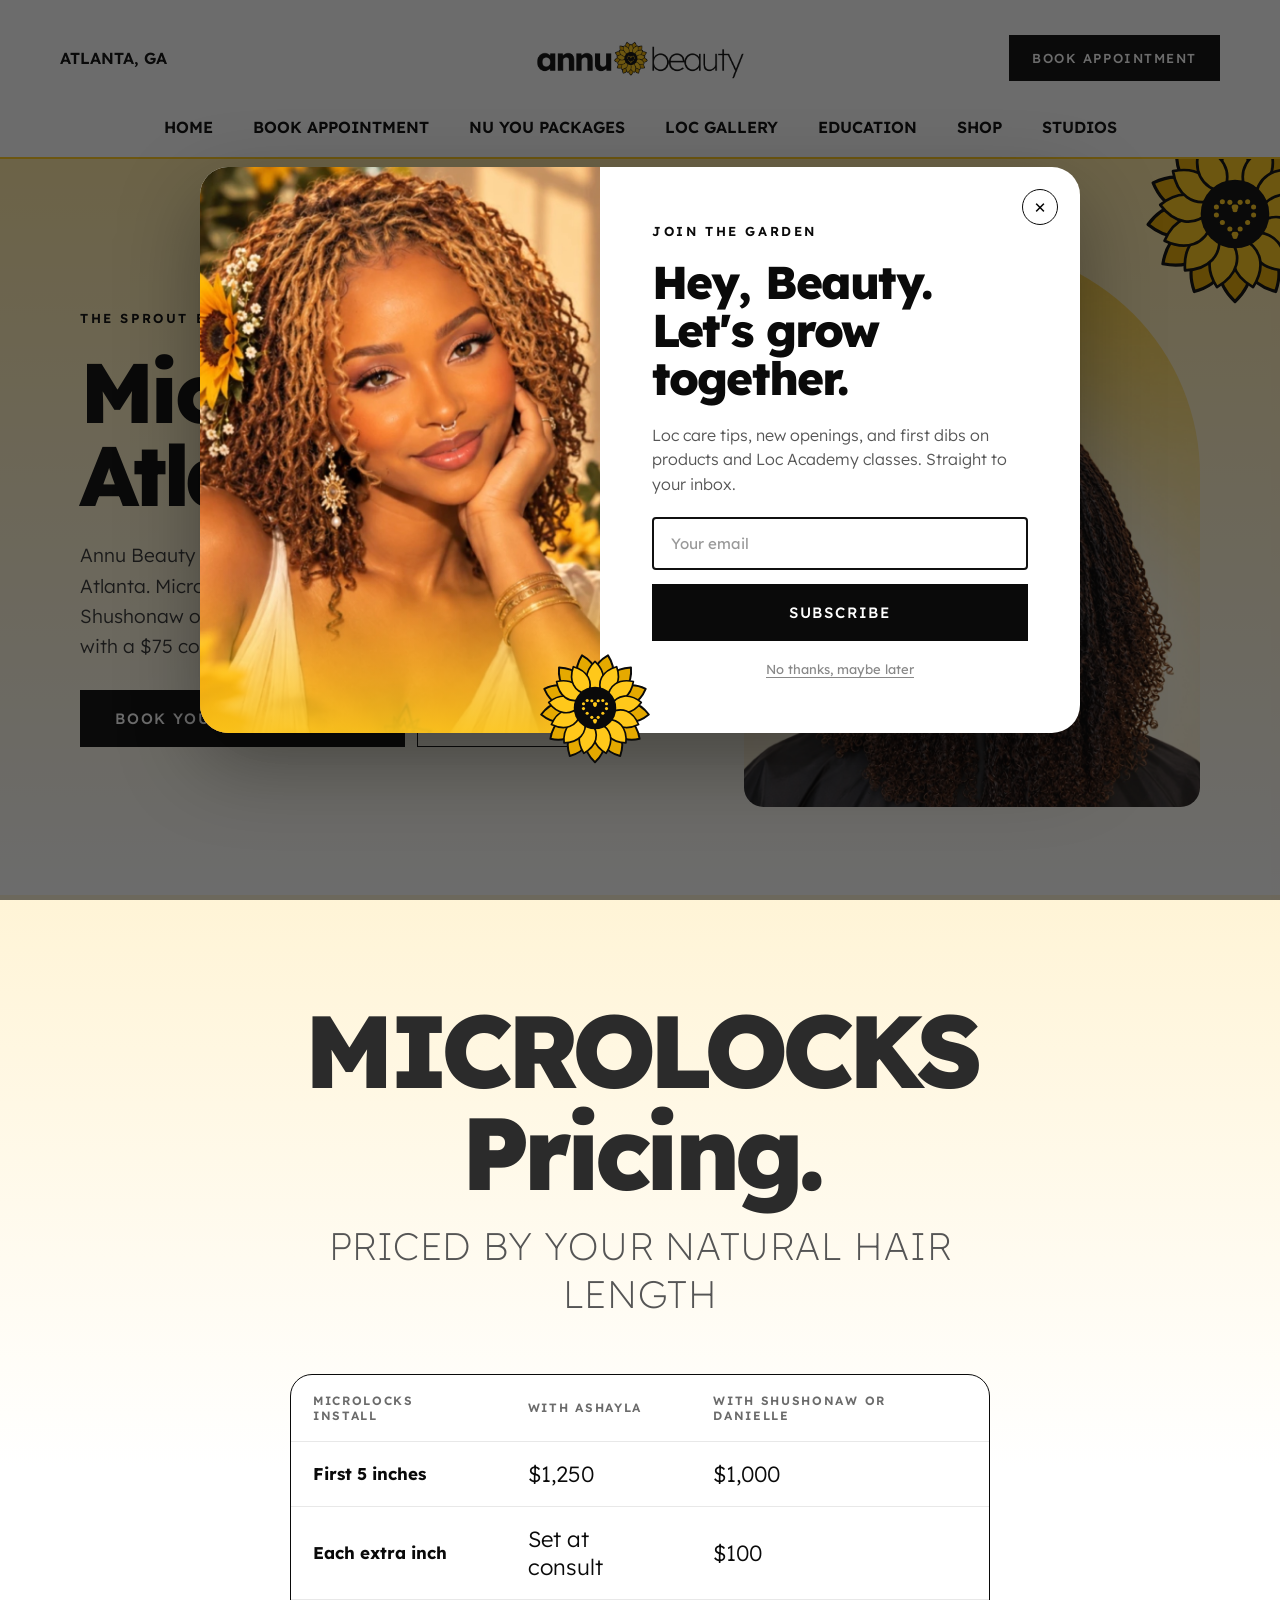
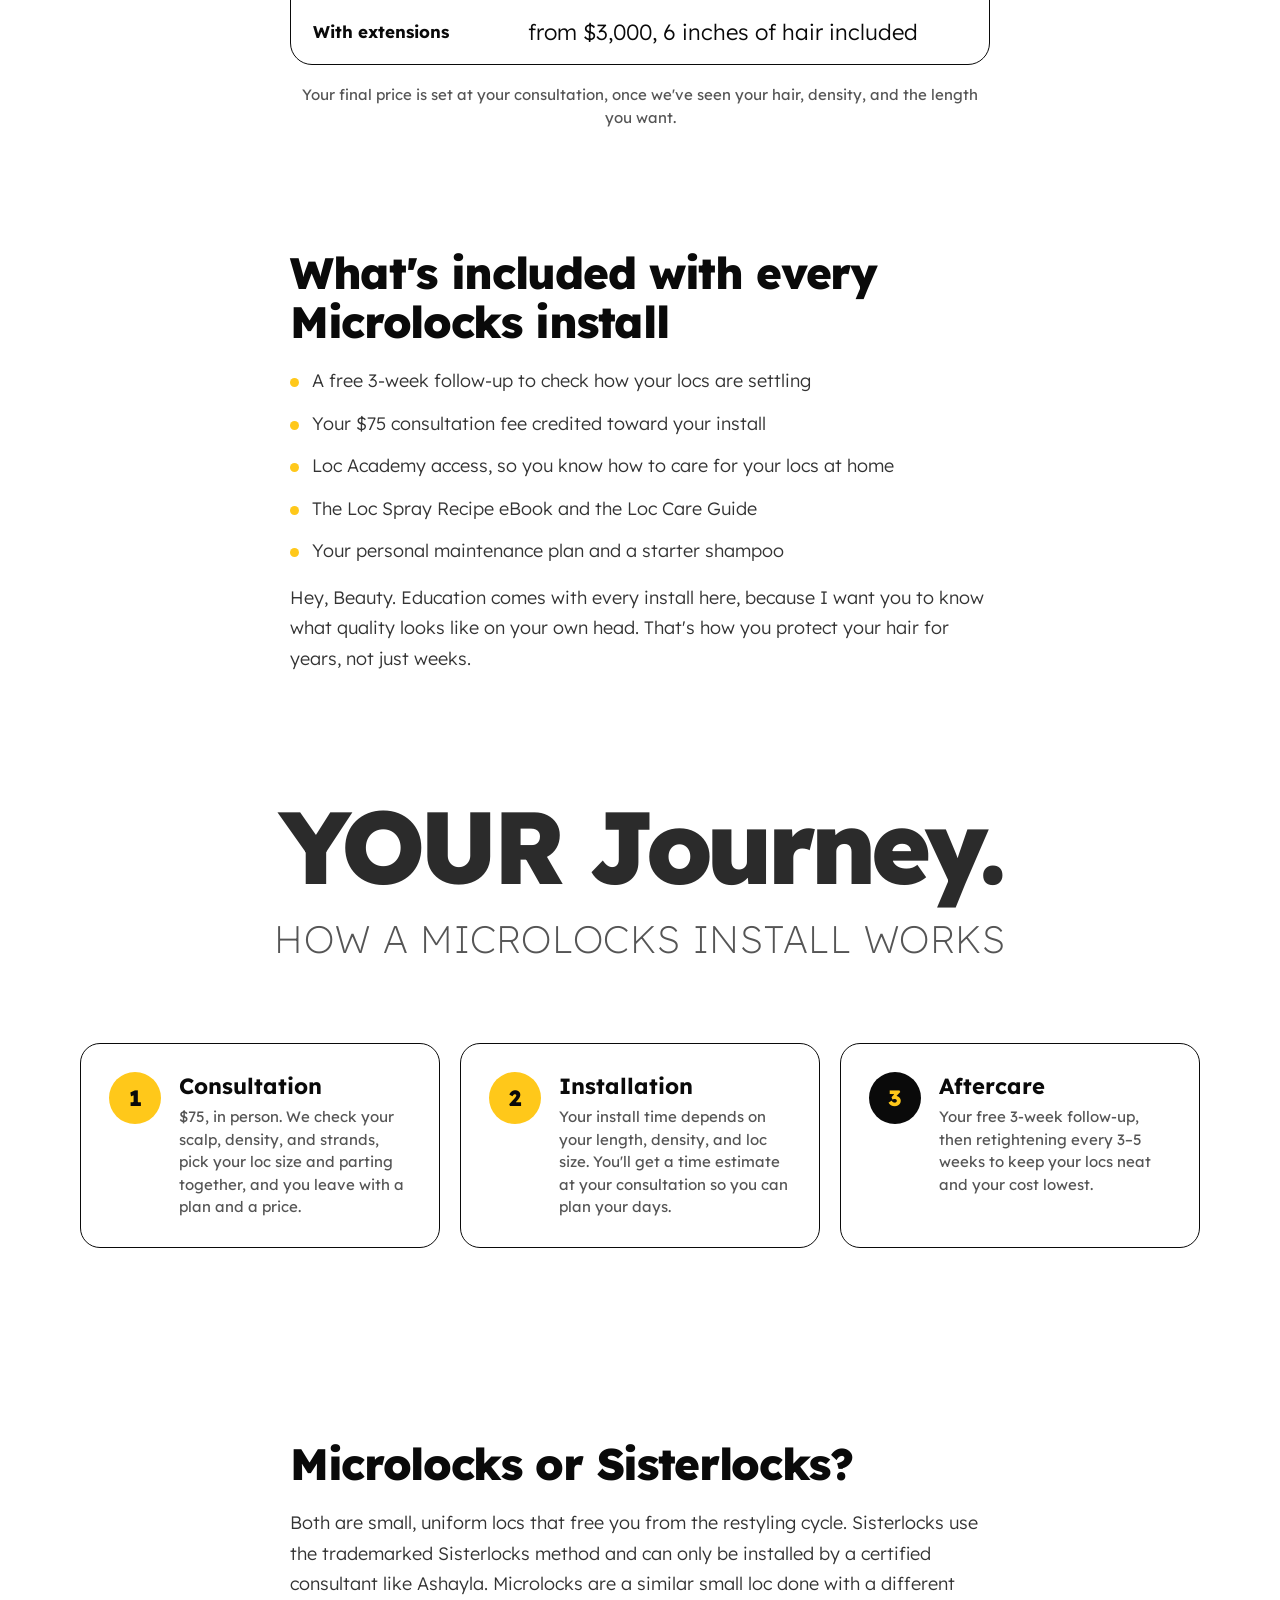
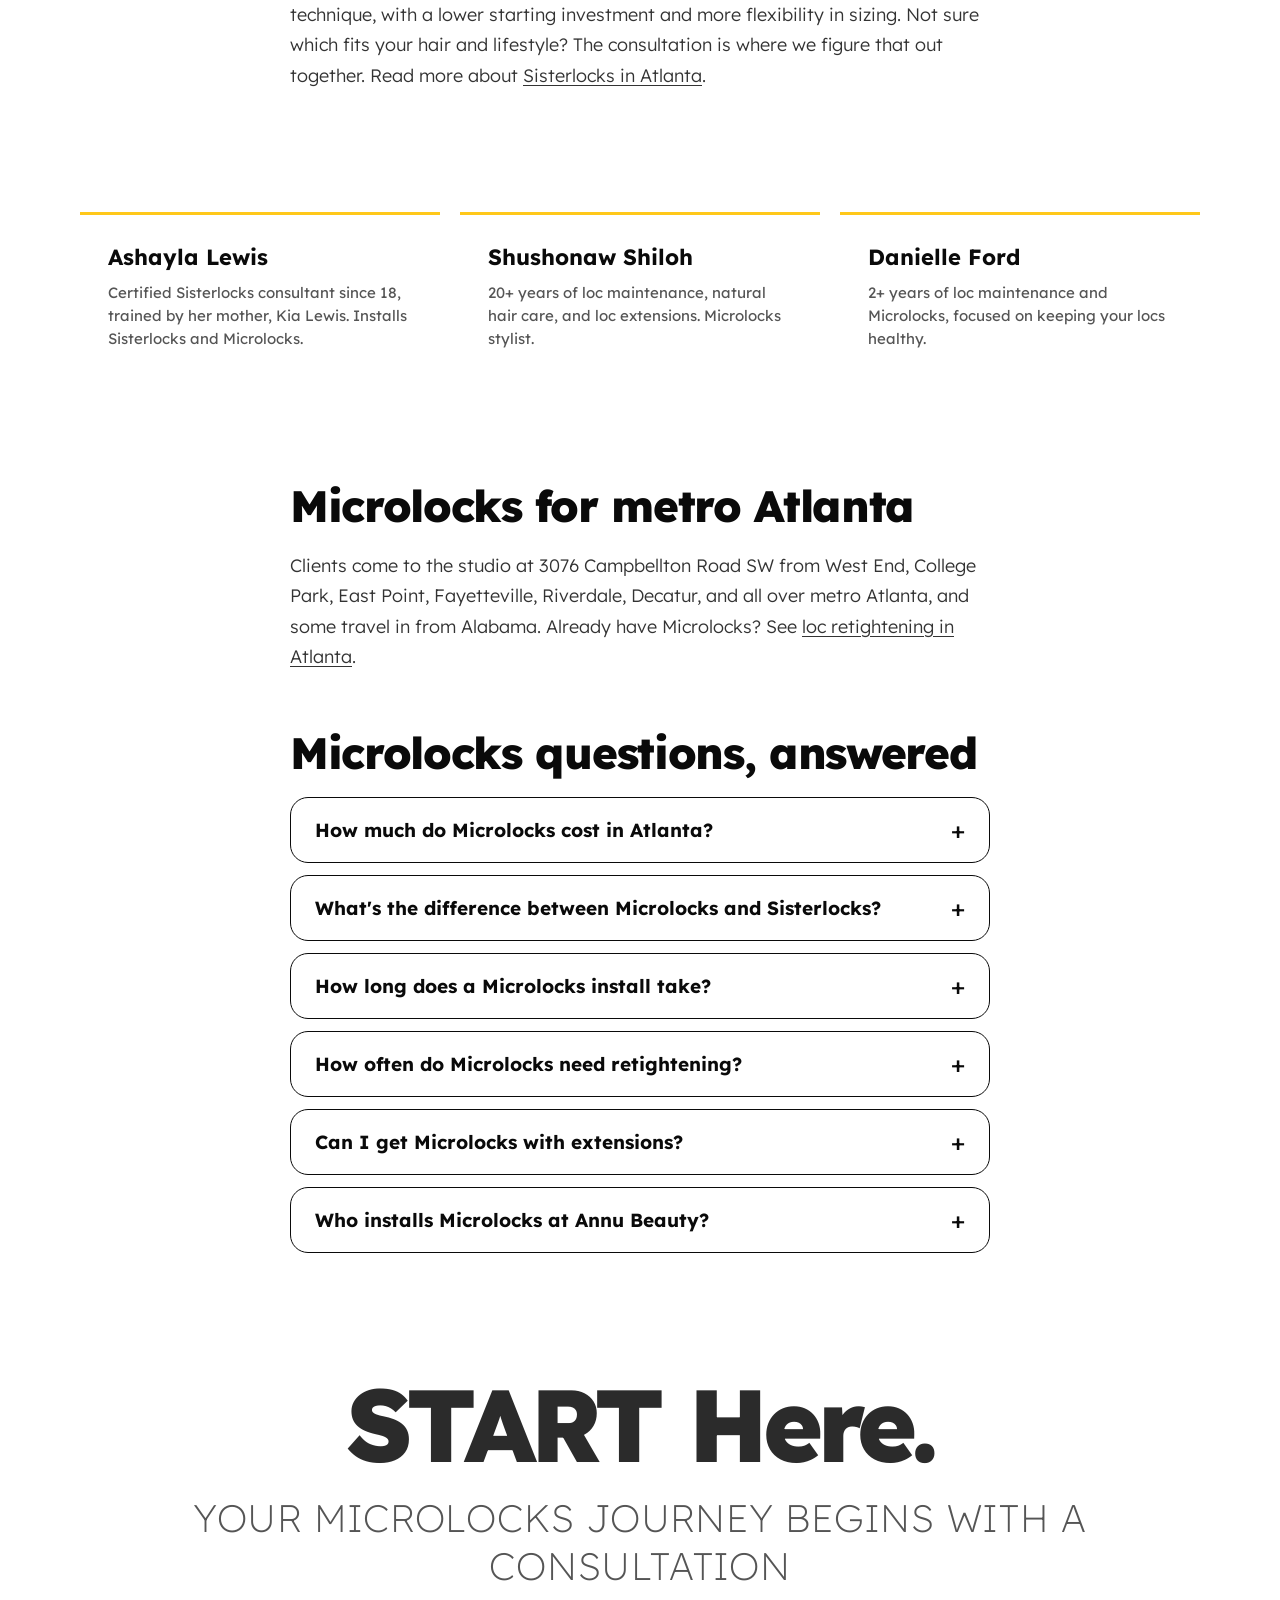
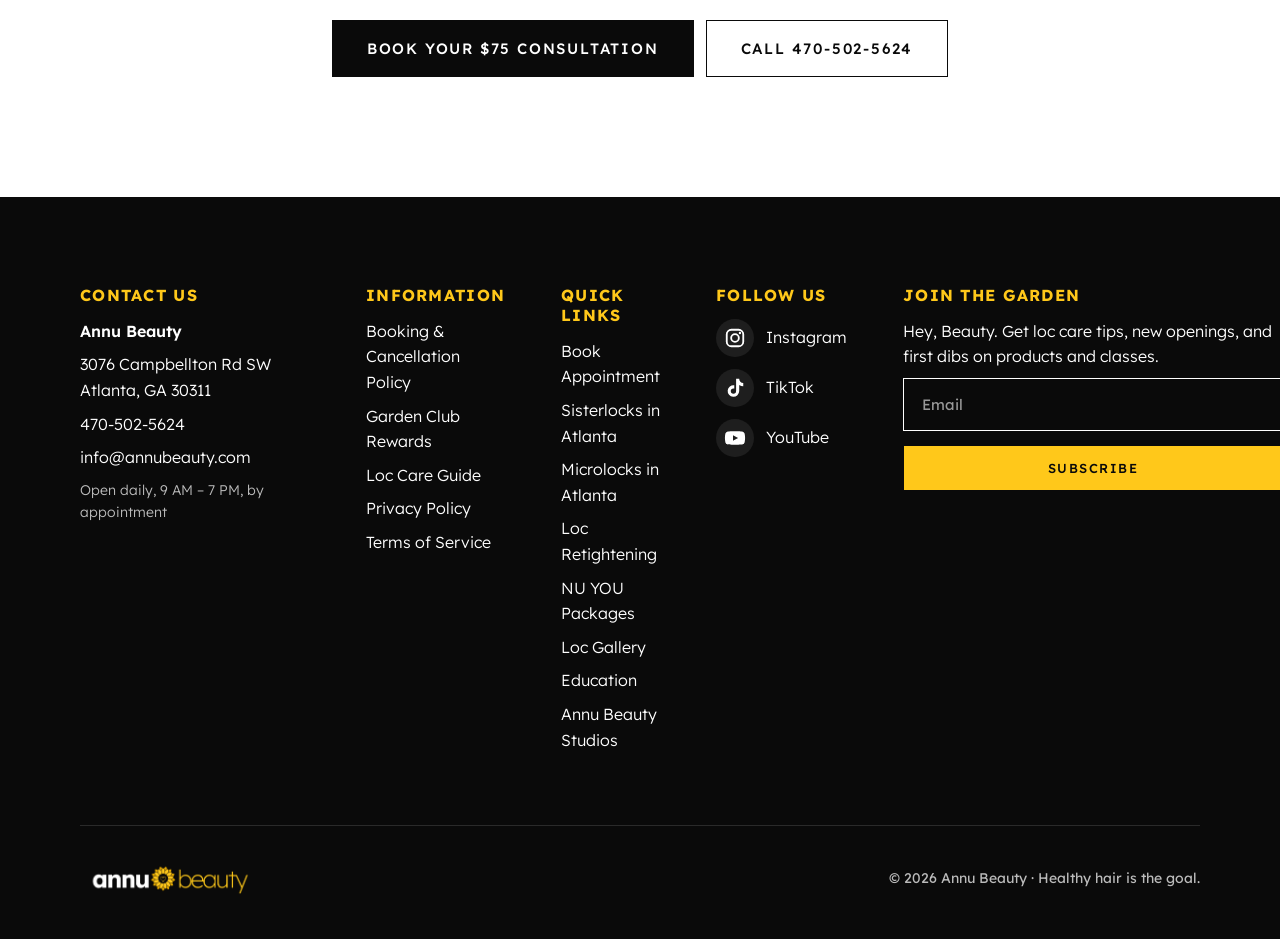
<file: microlocks-atlanta.html>
<!doctype html>
<html lang="en">
<head>
  <meta charset="utf-8">
  <meta name="viewport" content="width=device-width, initial-scale=1">
  <title>Microlocks in Atlanta | From $1,000 · Annu Beauty</title>
  <meta name="description" content="Microlocks in Southwest Atlanta from $1,000 for the first 5 inches. Includes a 3-week follow-up and Loc Academy. Book a $75 consultation at Annu Beauty.">
  <link rel="canonical" href="https://annubeauty.com/microlocks-atlanta.html">
  <meta property="og:type" content="website">
  <meta property="og:site_name" content="Annu Beauty">
  <meta property="og:title" content="Microlocks in Atlanta | From $1,000 · Annu Beauty">
  <meta property="og:description" content="Microlocks in Southwest Atlanta from $1,000 for the first 5 inches. Includes a 3-week follow-up and Loc Academy. Book a $75 consultation at Annu Beauty.">
  <meta property="og:url" content="https://annubeauty.com/microlocks-atlanta.html">
  <meta property="og:image" content="https://annubeauty.com/images/card-microlocks.jpg">
  <meta name="twitter:card" content="summary_large_image">
  <script type="application/ld+json">
{
  "@context": "https://schema.org",
  "@graph": [
    {
      "@type": "Service",
      "@id": "https://annubeauty.com/microlocks-atlanta.html#service",
      "name": "Microlocks installation in Atlanta",
      "serviceType": "Microlocks",
      "url": "https://annubeauty.com/microlocks-atlanta.html",
      "provider": {
        "@id": "https://annubeauty.com/#business"
      },
      "areaServed": {
        "@type": "City",
        "name": "Atlanta"
      },
      "offers": {
        "@type": "Offer",
        "price": "1000",
        "priceCurrency": "USD",
        "priceSpecification": {
          "@type": "PriceSpecification",
          "minPrice": "1000",
          "priceCurrency": "USD"
        }
      }
    },
    {
      "@type": "FAQPage",
      "mainEntity": [
        {
          "@type": "Question",
          "name": "How much do Microlocks cost in Atlanta?",
          "acceptedAnswer": {
            "@type": "Answer",
            "text": "At Annu Beauty, Microlocks start at $1,000 for the first 5 inches with Shushonaw or Danielle, plus $100 for each extra inch, or $1,250 for the first 5 inches with Ashayla. Microlocks with extensions start at $3,000. Every install starts with a $75 consultation that goes toward your install."
          }
        },
        {
          "@type": "Question",
          "name": "What's the difference between Microlocks and Sisterlocks?",
          "acceptedAnswer": {
            "@type": "Answer",
            "text": "Sisterlocks use the trademarked Sisterlocks method and must be installed by a certified consultant. Microlocks are a similar small loc done with a different technique, with a lower starting price and more flexibility in sizing."
          }
        },
        {
          "@type": "Question",
          "name": "How long does a Microlocks install take?",
          "acceptedAnswer": {
            "@type": "Answer",
            "text": "It depends on your hair length, density, and the loc size you choose. You'll get a time estimate at your consultation so you can plan ahead."
          }
        },
        {
          "@type": "Question",
          "name": "How often do Microlocks need retightening?",
          "acceptedAnswer": {
            "@type": "Answer",
            "text": "Every 3–5 weeks is ideal. Retightening starts at $165 and is priced by how many weeks it's been since your last visit."
          }
        },
        {
          "@type": "Question",
          "name": "Can I get Microlocks with extensions?",
          "acceptedAnswer": {
            "@type": "Answer",
            "text": "Yes. Microlocks extensions start at $3,000 and include 6 inches of extension hair, a free 3-week follow-up, and a complimentary retightening."
          }
        },
        {
          "@type": "Question",
          "name": "Who installs Microlocks at Annu Beauty?",
          "acceptedAnswer": {
            "@type": "Answer",
            "text": "Ashayla Lewis, Shushonaw Shiloh, and Danielle Ford all install Microlocks. Pricing depends on your stylist, and your consultation helps you choose."
          }
        }
      ]
    },
    {
      "@type": "BreadcrumbList",
      "itemListElement": [
        {
          "@type": "ListItem",
          "position": 1,
          "name": "Home",
          "item": "https://annubeauty.com/"
        },
        {
          "@type": "ListItem",
          "position": 2,
          "name": "Microlocks in Atlanta",
          "item": "https://annubeauty.com/microlocks-atlanta.html"
        }
      ]
    }
  ]
}
  </script>
  <link rel="icon" href="images/sunflower.svg">
  <link rel="preconnect" href="https://fonts.googleapis.com">
  <link rel="preconnect" href="https://fonts.gstatic.com" crossorigin>
  <link href="https://fonts.googleapis.com/css2?family=Lexend:wght@200;300;400;500;600;700;800&display=swap" rel="stylesheet">
  <link rel="stylesheet" href="styles.css">
  <script src="script.js" defer></script>
</head>
<body>

<header class="site-header">
  <div class="header-top">
    <div class="header-side">
      <button class="menu-toggle" aria-label="Open menu" aria-expanded="false"><svg width="24" height="24" viewBox="0 0 24 24"><path d="M3 6H21M3 12H21M3 18H21" stroke="#0A0A0A" stroke-width="2" stroke-linecap="round"/></svg></button>
      <span class="location">ATLANTA, GA</span>
    </div>
    <a class="logo" href="index.html"><img src="images/logo.png" alt="Annu Beauty"></a>
    <div class="header-side right">
      <a class="btn btn-ink btn-sm" data-book href="book.html"><span class="hide-sm">Book Appointment</span><span class="show-sm">Book</span></a>
    </div>
  </div>
  <nav class="main-nav">
    <a href="index.html">HOME</a>
    <a href="book.html">BOOK APPOINTMENT</a>
    <a href="index.html#packages">NU YOU PACKAGES</a>
    <a href="index.html#gallery">LOC GALLERY</a>
    <a href="academy.html">EDUCATION</a>
    <a href="shop.html">SHOP</a>
    <a href="studios.html">STUDIOS</a>
  </nav>
</header>

<main>
<section class="academy-hero">
  <img class="bloom" src="images/sunflower.svg" alt="" style="right:-60px;top:-50px;width:210px;height:210px;--r:18deg">
  <div class="wrap">
    <div class="reveal">
      <span class="eyebrow">The Sprout Experience · Southwest Atlanta</span>
      <h1>Microlocks in Atlanta.</h1>
      <p>Annu Beauty installs Microlocks at 3076 Campbellton Road SW in Atlanta. Microlocks start at $1,000 for the first 5 inches with Shushonaw or Danielle, or $1,250 with Ashayla. Every install begins with a $75 consultation that goes toward your install.</p>
      <div class="btn-row">
        <a class="btn btn-ink" data-book href="book.html">Book your consultation</a>
        <a class="btn btn-ghost" href="#pricing">See pricing</a>
      </div>
    </div>
    <img class="img reveal" src="images/card-microlocks.jpg" alt="Microlocks with neat grid parts lifted to show the scalp">
  </div>
</section>

<section class="pad packages" id="pricing">
  <div class="wrap narrow">
    <div class="section-head reveal">
      <h2 class="mega">MICROLOCKS Pricing.</h2>
      <p class="sub">Priced by your natural hair length</p>
    </div>
    <div class="price-table-wrap reveal">
      <table class="price-table">
        <thead><tr><th>Microlocks install</th><th>With Ashayla</th><th>With Shushonaw or Danielle</th></tr></thead>
        <tbody>
          <tr><td>First 5 inches</td><td>$1,250</td><td>$1,000</td></tr>
          <tr><td>Each extra inch</td><td>Set at consult</td><td>$100</td></tr>
          <tr><td>With extensions</td><td colspan="2">from $3,000, 6 inches of hair included</td></tr>
        </tbody>
      </table>
    </div>
    <p class="table-note reveal">Your final price is set at your consultation, once we've seen your hair, density, and the length you want.</p>
  </div>
</section>

<section class="pad seo-prose" style="padding-top:0">
  <div class="wrap narrow">
    <div class="reveal">
      <h2>What's included with every Microlocks install</h2>
      <ul>
        <li>A free 3-week follow-up to check how your locs are settling</li>
        <li>Your $75 consultation fee credited toward your install</li>
        <li>Loc Academy access, so you know how to care for your locs at home</li>
        <li>The Loc Spray Recipe eBook and the Loc Care Guide</li>
        <li>Your personal maintenance plan and a starter shampoo</li>
      </ul>
      <p>Hey, Beauty. Education comes with every install here, because I want you to know what quality looks like on your own head. That's how you protect your hair for years, not just weeks.</p>
    </div>
  </div>
</section>

<section class="pad" style="padding-top:0">
  <div class="wrap">
    <div class="section-head reveal">
      <h2 class="mega">YOUR Journey.</h2>
      <p class="sub">How a Microlocks install works</p>
    </div>
    <div class="steps">
      <div class="step reveal"><div class="dot">1</div><div><h3>Consultation</h3><p>$75, in person. We check your scalp, density, and strands, pick your loc size and parting together, and you leave with a plan and a price.</p></div></div>
      <div class="step reveal"><div class="dot">2</div><div><h3>Installation</h3><p>Your install time depends on your length, density, and loc size. You'll get a time estimate at your consultation so you can plan your days.</p></div></div>
      <div class="step reveal"><div class="dot ink">3</div><div><h3>Aftercare</h3><p>Your free 3-week follow-up, then retightening every 3–5 weeks to keep your locs neat and your cost lowest.</p></div></div>
    </div>
  </div>
</section>

<section class="pad seo-prose" style="padding-top:0">
  <div class="wrap narrow">
    <div class="reveal">
      <h2>Microlocks or Sisterlocks?</h2>
      <p>Both are small, uniform locs that free you from the restyling cycle. Sisterlocks use the trademarked Sisterlocks method and can only be installed by a certified consultant like Ashayla. Microlocks are a similar small loc done with a different technique, with a lower starting investment and more flexibility in sizing. Not sure which fits your hair and lifestyle? The consultation is where we figure that out together. Read more about <a href="sisterlocks-atlanta.html">Sisterlocks in Atlanta</a>.</p>
    </div>
  </div>
</section>

<div class="wrap">
  <div class="who-for">
    <div class="reveal"><h3>Ashayla Lewis</h3><p>Certified Sisterlocks consultant since 18, trained by her mother, Kia Lewis. Installs Sisterlocks and Microlocks.</p></div>
    <div class="reveal"><h3>Shushonaw Shiloh</h3><p>20+ years of loc maintenance, natural hair care, and loc extensions. Microlocks stylist.</p></div>
    <div class="reveal"><h3>Danielle Ford</h3><p>2+ years of loc maintenance and Microlocks, focused on keeping your locs healthy.</p></div>
  </div>
</div>

<section class="pad seo-prose" style="padding-top:0">
  <div class="wrap narrow">
    <div class="reveal">
      <h2>Microlocks for metro Atlanta</h2>
      <p>Clients come to the studio at 3076 Campbellton Road SW from West End, College Park, East Point, Fayetteville, Riverdale, Decatur, and all over metro Atlanta, and some travel in from Alabama. Already have Microlocks? See <a href="loc-retightening-atlanta.html">loc retightening in Atlanta</a>.</p>
    </div>
    <h2 class="reveal" style="margin-top:56px">Microlocks questions, answered</h2>
    <div class="faq">
      <details class="reveal"><summary>How much do Microlocks cost in Atlanta?</summary><p>At Annu Beauty, Microlocks start at $1,000 for the first 5 inches with Shushonaw or Danielle, plus $100 for each extra inch, or $1,250 for the first 5 inches with Ashayla. Microlocks with extensions start at $3,000. Every install starts with a $75 consultation that goes toward your install.</p></details>
      <details class="reveal"><summary>What's the difference between Microlocks and Sisterlocks?</summary><p>Sisterlocks use the trademarked Sisterlocks method and must be installed by a certified consultant. Microlocks are a similar small loc done with a different technique, with a lower starting price and more flexibility in sizing.</p></details>
      <details class="reveal"><summary>How long does a Microlocks install take?</summary><p>It depends on your hair length, density, and the loc size you choose. You'll get a time estimate at your consultation so you can plan ahead.</p></details>
      <details class="reveal"><summary>How often do Microlocks need retightening?</summary><p>Every 3–5 weeks is ideal. Retightening starts at $165 and is priced by how many weeks it's been since your last visit.</p></details>
      <details class="reveal"><summary>Can I get Microlocks with extensions?</summary><p>Yes. Microlocks extensions start at $3,000 and include 6 inches of extension hair, a free 3-week follow-up, and a complimentary retightening.</p></details>
      <details class="reveal"><summary>Who installs Microlocks at Annu Beauty?</summary><p>Ashayla Lewis, Shushonaw Shiloh, and Danielle Ford all install Microlocks. Pricing depends on your stylist, and your consultation helps you choose.</p></details>
    </div>
  </div>
</section>

<section class="pad" style="padding-top:0">
  <div class="wrap">
    <div class="section-head reveal" style="margin-bottom:0">
      <h2 class="mega">START Here.</h2>
      <p class="sub">Your Microlocks journey begins with a consultation</p>
      <div class="btn-row" style="justify-content:center;margin-top:24px">
        <a class="btn btn-ink" data-book href="book.html">Book your $75 consultation</a>
        <a class="btn btn-ghost" href="tel:+14705025624">Call 470-502-5624</a>
      </div>
    </div>
  </div>
</section>
</main>

<footer class="site-footer">
  <div class="wrap">
    <div class="footer-cols">
      <div class="contact-col">
        <h4>CONTACT US</h4>
        <p class="strong">Annu Beauty</p>
        <p>3076 Campbellton Rd SW<br>Atlanta, GA 30311</p>
        <a href="tel:+14705025624">470-502-5624</a>
        <a href="mailto:info@annubeauty.com">info@annubeauty.com</a>
        <p class="small">Open daily, 9 AM – 7 PM, by appointment</p>
      </div>
      <div class="info-col">
        <h4>INFORMATION</h4>
        <a href="book.html#policies">Booking &amp; Cancellation Policy</a>
        <a href="book.html#garden-club">Garden Club Rewards</a>
        <a href="academy.html">Loc Care Guide</a>
        <a href="#">Privacy Policy</a>
        <a href="#">Terms of Service</a>
      </div>
      <div>
        <h4>QUICK LINKS</h4>
        <a href="book.html">Book Appointment</a>
        <a href="sisterlocks-atlanta.html">Sisterlocks in Atlanta</a>
        <a href="microlocks-atlanta.html">Microlocks in Atlanta</a>
        <a href="loc-retightening-atlanta.html">Loc Retightening</a>
        <a href="index.html#packages">NU YOU Packages</a>
        <a href="index.html#gallery">Loc Gallery</a>
        <a href="academy.html">Education</a>
        <a href="studios.html">Annu Beauty Studios</a>
      </div>
      <div>
        <h4>FOLLOW US</h4>
        <div class="social-links">
          <a class="social" href="https://www.instagram.com/annubeauty" target="_blank" rel="noopener" aria-label="Annu Beauty on Instagram"><svg viewBox="0 0 24 24" aria-hidden="true"><rect x="3" y="3" width="18" height="18" rx="5" fill="none" stroke="currentColor" stroke-width="2"/><circle cx="12" cy="12" r="4.2" fill="none" stroke="currentColor" stroke-width="2"/><circle cx="17.4" cy="6.6" r="1.3" fill="currentColor"/></svg><span>Instagram</span></a>
          <a class="social" href="https://www.tiktok.com/@annubeauty_" target="_blank" rel="noopener" aria-label="Annu Beauty on TikTok"><svg viewBox="0 0 24 24" aria-hidden="true"><path fill="currentColor" d="M16.6 2h-3.4v13.4a2.9 2.9 0 1 1-2.9-2.9c.3 0 .6 0 .9.1V9.1a6.3 6.3 0 1 0 5.4 6.3V8.6a7.8 7.8 0 0 0 4.4 1.4V6.6a4.4 4.4 0 0 1-4.4-4.6z"/></svg><span>TikTok</span></a>
          <a class="social" href="https://www.youtube.com/@annubeauty2723" target="_blank" rel="noopener" aria-label="Annu Beauty on YouTube"><svg viewBox="0 0 24 24" aria-hidden="true"><path fill="currentColor" d="M22.5 7.2a2.8 2.8 0 0 0-2-2C18.8 4.7 12 4.7 12 4.7s-6.8 0-8.5.5a2.8 2.8 0 0 0-2 2A29 29 0 0 0 1 12a29 29 0 0 0 .5 4.8 2.8 2.8 0 0 0 2 2c1.7.5 8.5.5 8.5.5s6.8 0 8.5-.5a2.8 2.8 0 0 0 2-2A29 29 0 0 0 23 12a29 29 0 0 0-.5-4.8zM9.8 15.1V8.9l5.6 3.1z"/></svg><span>YouTube</span></a>
        </div>
      </div>
      <div class="signup-col">
        <h4>JOIN THE GARDEN</h4>
        <p>Hey, Beauty. Get loc care tips, new openings, and first dibs on products and classes.</p>
        <form class="signup" data-signup="newsletter">
          <input type="email" placeholder="Email" aria-label="Email" required>
          <button class="btn btn-sun btn-sm" type="submit">Subscribe</button>
        </form>
      </div>
    </div>
    <div class="footer-bottom">
      <img src="images/logo-on-black.png" alt="Annu Beauty">
      <span>© 2026 Annu Beauty · Healthy hair is the goal.</span>
    </div>
  </div>
</footer>

</body>
</html>
</file>
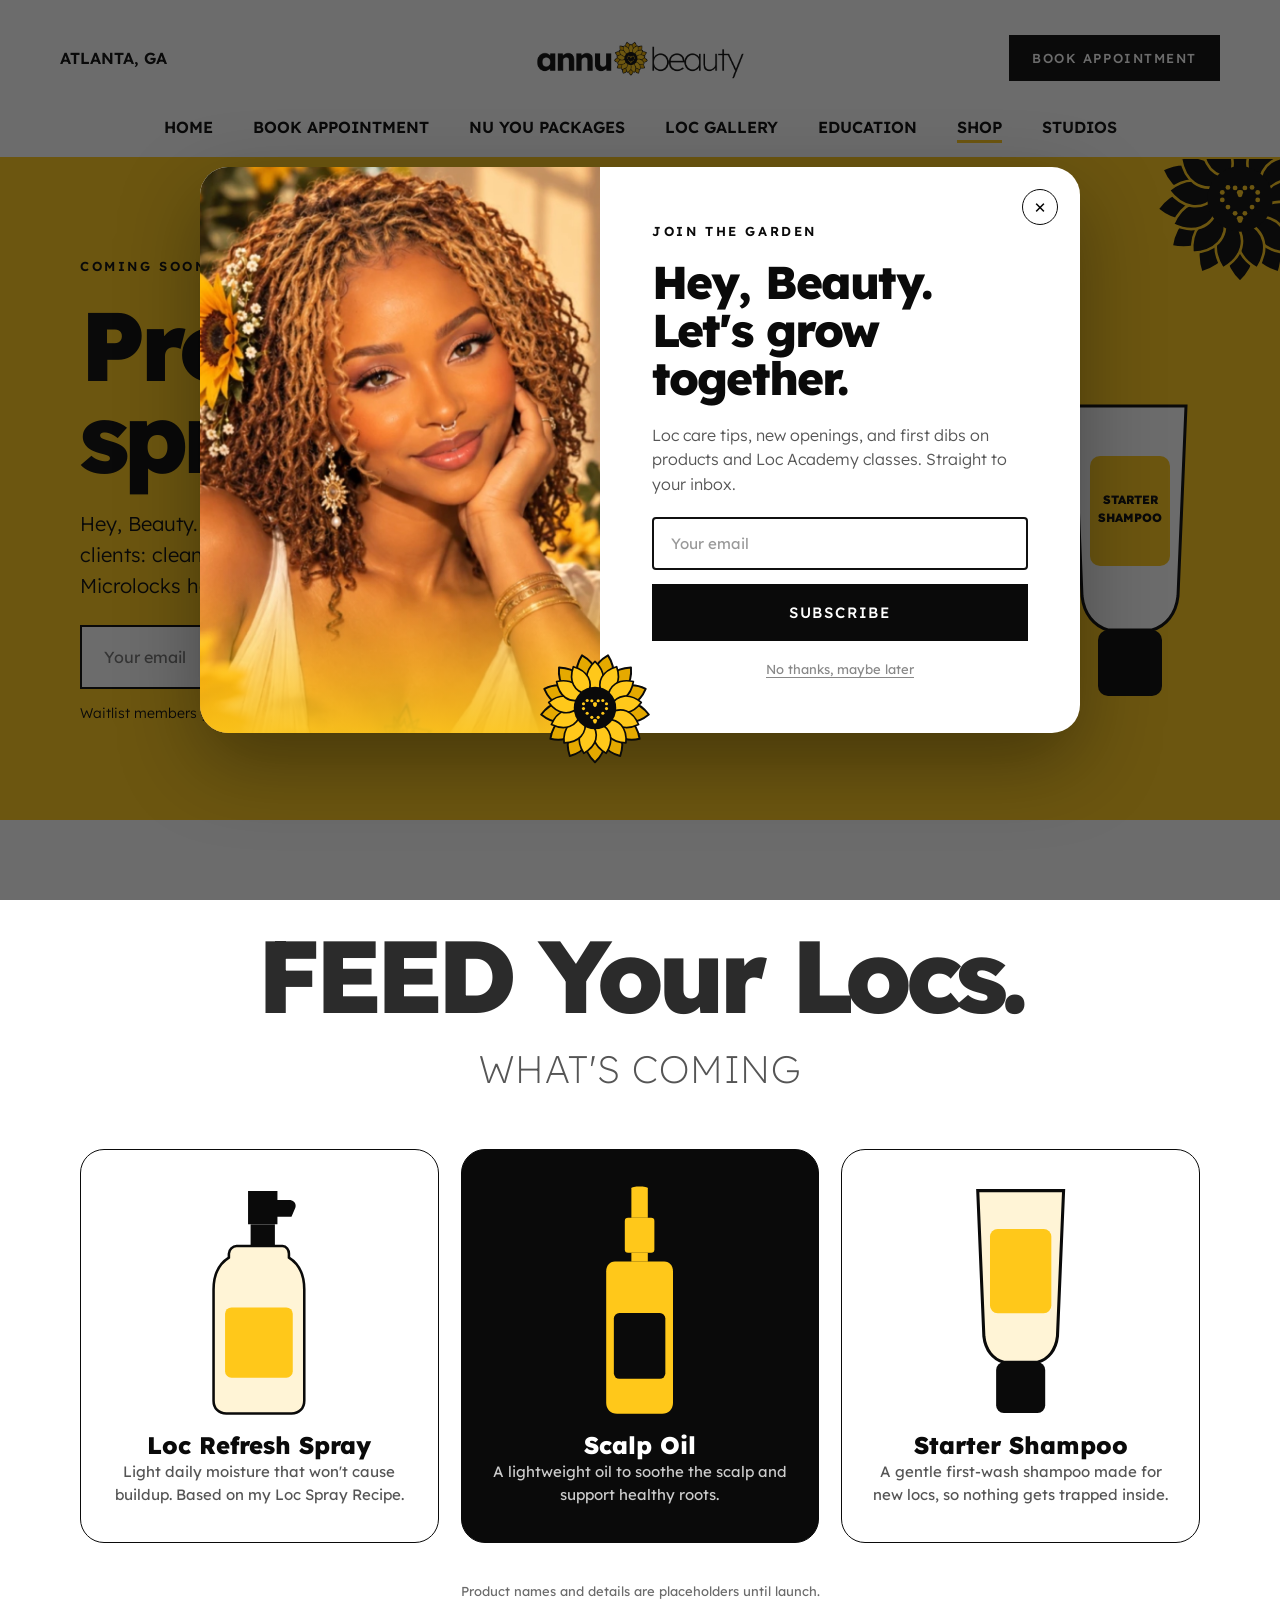
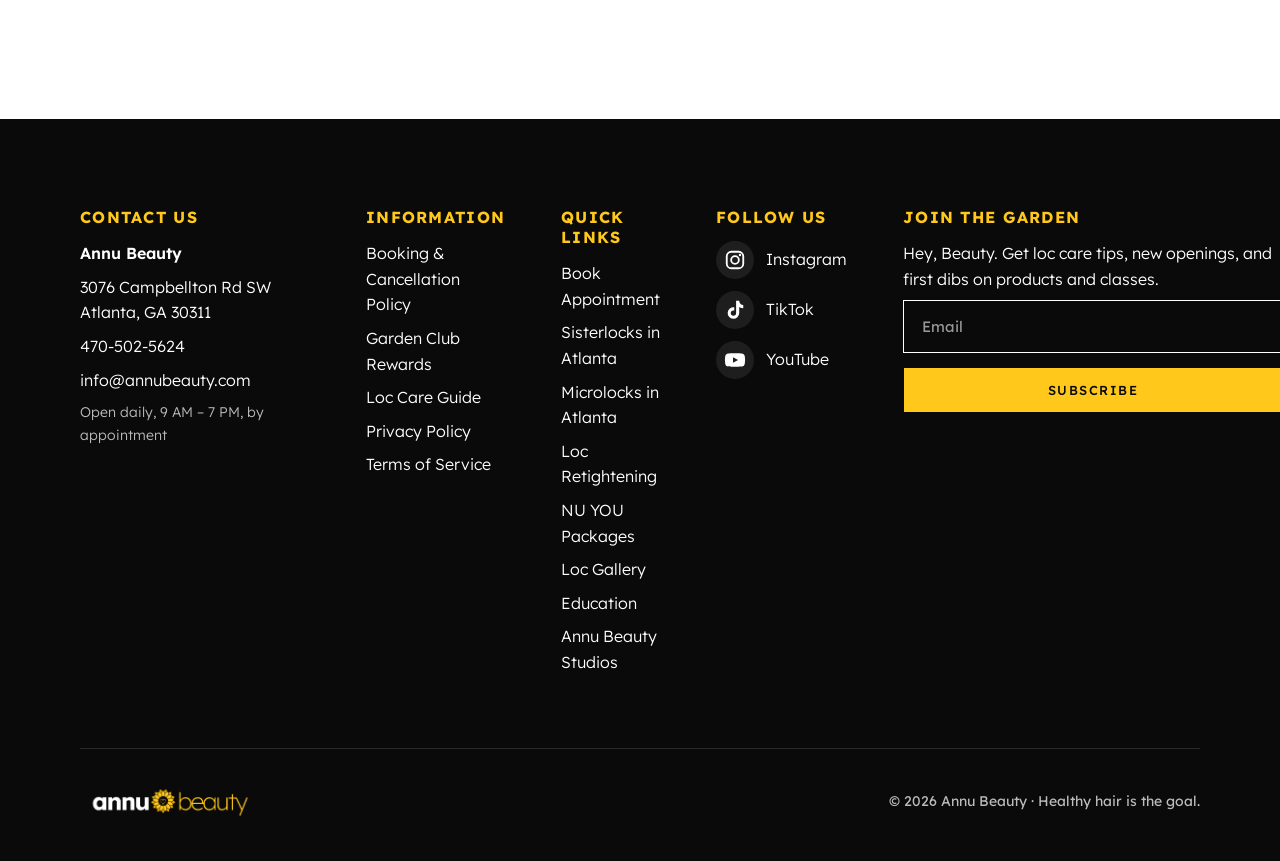
<file: shop.html>
<!doctype html>
<html lang="en">
<head>
  <meta charset="utf-8">
  <meta name="viewport" content="width=device-width, initial-scale=1">
  <title>Loc Care Products (Coming Soon) | Annu Beauty</title>
  <meta name="description" content="Loc care made for Sisterlocks and Microlocks by a certified Atlanta consultant. Join the list to hear first when the Annu Beauty shop opens.">
  <link rel="canonical" href="https://annubeauty.com/shop.html">
  <meta property="og:type" content="website">
  <meta property="og:site_name" content="Annu Beauty">
  <meta property="og:title" content="Loc Care Products (Coming Soon) | Annu Beauty">
  <meta property="og:description" content="Loc care made for Sisterlocks and Microlocks by a certified Atlanta consultant. Join the list to hear first when the Annu Beauty shop opens.">
  <meta property="og:url" content="https://annubeauty.com/shop.html">
  <meta property="og:image" content="https://annubeauty.com/images/hero-main.jpg">
  <meta name="twitter:card" content="summary_large_image">
  <link rel="icon" href="images/sunflower.svg">
  <link rel="preconnect" href="https://fonts.googleapis.com">
  <link rel="preconnect" href="https://fonts.gstatic.com" crossorigin>
  <link href="https://fonts.googleapis.com/css2?family=Lexend:wght@200;300;400;500;600;700;800&display=swap" rel="stylesheet">
  <link rel="stylesheet" href="styles.css">
  <script src="script.js" defer></script>
</head>
<body>

<header class="site-header">
  <div class="header-top">
    <div class="header-side">
      <button class="menu-toggle" aria-label="Open menu" aria-expanded="false"><svg width="24" height="24" viewBox="0 0 24 24"><path d="M3 6H21M3 12H21M3 18H21" stroke="#0A0A0A" stroke-width="2" stroke-linecap="round"/></svg></button>
      <span class="location">ATLANTA, GA</span>
    </div>
    <a class="logo" href="index.html"><img src="images/logo.png" alt="Annu Beauty"></a>
    <div class="header-side right">
      <a class="btn btn-ink btn-sm" data-book href="book.html"><span class="hide-sm">Book Appointment</span><span class="show-sm">Book</span></a>
    </div>
  </div>
  <nav class="main-nav">
    <a href="index.html">HOME</a>
    <a href="book.html">BOOK APPOINTMENT</a>
    <a href="index.html#packages">NU YOU PACKAGES</a>
    <a href="index.html#gallery">LOC GALLERY</a>
    <a href="academy.html">EDUCATION</a>
    <a href="shop.html" class="active">SHOP</a>
    <a href="studios.html">STUDIOS</a>
  </nav>
</header>

<main>
<section class="shop-hero">
  <img class="bloom" src="images/sunflower-mono.svg" alt="" style="right:-60px;top:-60px;width:200px;height:200px;--r:20deg">
  <div class="wrap">
    <div class="reveal">
      <span class="eyebrow">Coming soon · Annu Beauty loc care</span>
      <h1>Products are sprouting.</h1>
      <p>Hey, Beauty. Loc care made the way I'd want it for my own clients: clean, light, and made to keep Sisterlocks and Microlocks healthy between visits.</p>
      <form class="waitlist" data-signup="product">
        <input type="email" placeholder="Your email" aria-label="Your email" required>
        <button class="btn btn-ink" type="submit">Join the waitlist</button>
      </form>
      <p style="font-size:14px;margin-top:14px">Waitlist members get first access and a launch-day discount.</p>
    </div>
    <div class="bottles" aria-hidden="true">
      <svg width="150" height="360" viewBox="0 0 150 360"><path d="M58 8 H104 V22 H122 C130 22 134 28 132 34 L126 48 H104 V60 H58 Z" fill="#0A0A0A"/><rect x="62" y="60" width="38" height="34" fill="#0A0A0A"/><path d="M50 94 H112 C118 94 122 100 122 106 V112 C138 122 146 140 146 162 V336 C146 348 138 356 126 356 H24 C12 356 4 348 4 336 V162 C4 140 12 122 28 112 V106 C28 100 34 94 40 94 Z" fill="#FFFFFF" stroke="#0A0A0A" stroke-width="3"/><rect x="22" y="190" width="106" height="110" rx="10" fill="#FFC81A"/><text x="75" y="238" text-anchor="middle" font-family="Lexend" font-weight="800" font-size="13" fill="#0A0A0A">LOC</text><text x="75" y="256" text-anchor="middle" font-family="Lexend" font-weight="800" font-size="13" fill="#0A0A0A">SPRAY</text></svg>
      <svg width="130" height="420" viewBox="0 0 130 420"><path d="M50 4 C50 0 80 0 80 4 V58 H50 Z" fill="#0A0A0A"/><rect x="38" y="58" width="54" height="64" rx="6" fill="#0A0A0A"/><rect x="50" y="122" width="30" height="16" fill="#0A0A0A"/><path d="M20 138 H110 C120 138 126 146 126 156 V396 C126 408 118 416 106 416 H24 C12 416 4 408 4 396 V156 C4 146 10 138 20 138 Z" fill="#0A0A0A"/><rect x="18" y="232" width="94" height="120" rx="10" fill="#FFC81A"/><text x="65" y="286" text-anchor="middle" font-family="Lexend" font-weight="800" font-size="13" fill="#0A0A0A">SCALP</text><text x="65" y="304" text-anchor="middle" font-family="Lexend" font-weight="800" font-size="13" fill="#0A0A0A">OIL</text></svg>
      <svg width="140" height="300" viewBox="0 0 140 300"><path d="M14 6 H126 L118 196 C116 214 106 226 92 230 H48 C34 226 24 214 22 196 Z" fill="#FFFFFF" stroke="#0A0A0A" stroke-width="3"/><rect x="38" y="230" width="64" height="66" rx="10" fill="#0A0A0A"/><rect x="30" y="56" width="80" height="110" rx="10" fill="#FFC81A"/><text x="70" y="104" text-anchor="middle" font-family="Lexend" font-weight="800" font-size="12" fill="#0A0A0A">STARTER</text><text x="70" y="122" text-anchor="middle" font-family="Lexend" font-weight="800" font-size="12" fill="#0A0A0A">SHAMPOO</text></svg>
    </div>
  </div>
</section>

<section class="pad">
  <div class="wrap">
    <div class="section-head reveal">
      <h2 class="mega">FEED Your Locs.</h2>
      <p class="sub">What's coming</p>
    </div>
    <div class="product-grid">
      <article class="product reveal">
        <svg viewBox="0 0 150 360" aria-hidden="true"><path d="M58 8 H104 V22 H122 C130 22 134 28 132 34 L126 48 H104 V60 H58 Z" fill="#0A0A0A"/><rect x="62" y="60" width="38" height="34" fill="#0A0A0A"/><path d="M50 94 H112 C118 94 122 100 122 106 V112 C138 122 146 140 146 162 V336 C146 348 138 356 126 356 H24 C12 356 4 348 4 336 V162 C4 140 12 122 28 112 V106 C28 100 34 94 40 94 Z" fill="#FFF4D6" stroke="#0A0A0A" stroke-width="4"/><rect x="22" y="190" width="106" height="110" rx="10" fill="#FFC81A"/></svg>
        <div><h3>Loc Refresh Spray</h3><p>Light daily moisture that won't cause buildup. Based on my Loc Spray Recipe.</p></div>
      </article>
      <article class="product dark reveal">
        <svg viewBox="0 0 130 420" aria-hidden="true"><path d="M50 4 C50 0 80 0 80 4 V58 H50 Z" fill="#FFC81A"/><rect x="38" y="58" width="54" height="64" rx="6" fill="#FFC81A"/><rect x="50" y="122" width="30" height="16" fill="#FFC81A"/><path d="M20 138 H110 C120 138 126 146 126 156 V396 C126 408 118 416 106 416 H24 C12 416 4 408 4 396 V156 C4 146 10 138 20 138 Z" fill="#FFC81A"/><rect x="18" y="232" width="94" height="120" rx="10" fill="#0A0A0A"/></svg>
        <div><h3>Scalp Oil</h3><p>A lightweight oil to soothe the scalp and support healthy roots.</p></div>
      </article>
      <article class="product reveal">
        <svg viewBox="0 0 140 300" aria-hidden="true"><path d="M14 6 H126 L118 196 C116 214 106 226 92 230 H48 C34 226 24 214 22 196 Z" fill="#FFF4D6" stroke="#0A0A0A" stroke-width="4"/><rect x="38" y="230" width="64" height="66" rx="10" fill="#0A0A0A"/><rect x="30" y="56" width="80" height="110" rx="10" fill="#FFC81A"/></svg>
        <div><h3>Starter Shampoo</h3><p>A gentle first-wash shampoo made for new locs, so nothing gets trapped inside.</p></div>
      </article>
    </div>
    <p class="note">Product names and details are placeholders until launch.</p>
  </div>
</section>
</main>

<footer class="site-footer">
  <div class="wrap">
    <div class="footer-cols">
      <div class="contact-col">
        <h4>CONTACT US</h4>
        <p class="strong">Annu Beauty</p>
        <p>3076 Campbellton Rd SW<br>Atlanta, GA 30311</p>
        <a href="tel:+14705025624">470-502-5624</a>
        <a href="mailto:info@annubeauty.com">info@annubeauty.com</a>
        <p class="small">Open daily, 9 AM – 7 PM, by appointment</p>
      </div>
      <div class="info-col">
        <h4>INFORMATION</h4>
        <a href="book.html#policies">Booking &amp; Cancellation Policy</a>
        <a href="book.html#garden-club">Garden Club Rewards</a>
        <a href="academy.html">Loc Care Guide</a>
        <a href="#">Privacy Policy</a>
        <a href="#">Terms of Service</a>
      </div>
      <div>
        <h4>QUICK LINKS</h4>
        <a href="book.html">Book Appointment</a>
        <a href="sisterlocks-atlanta.html">Sisterlocks in Atlanta</a>
        <a href="microlocks-atlanta.html">Microlocks in Atlanta</a>
        <a href="loc-retightening-atlanta.html">Loc Retightening</a>
        <a href="index.html#packages">NU YOU Packages</a>
        <a href="index.html#gallery">Loc Gallery</a>
        <a href="academy.html">Education</a>
        <a href="studios.html">Annu Beauty Studios</a>
      </div>
      <div>
        <h4>FOLLOW US</h4>
        <div class="social-links">
          <a class="social" href="https://www.instagram.com/annubeauty" target="_blank" rel="noopener" aria-label="Annu Beauty on Instagram"><svg viewBox="0 0 24 24" aria-hidden="true"><rect x="3" y="3" width="18" height="18" rx="5" fill="none" stroke="currentColor" stroke-width="2"/><circle cx="12" cy="12" r="4.2" fill="none" stroke="currentColor" stroke-width="2"/><circle cx="17.4" cy="6.6" r="1.3" fill="currentColor"/></svg><span>Instagram</span></a>
          <a class="social" href="https://www.tiktok.com/@annubeauty_" target="_blank" rel="noopener" aria-label="Annu Beauty on TikTok"><svg viewBox="0 0 24 24" aria-hidden="true"><path fill="currentColor" d="M16.6 2h-3.4v13.4a2.9 2.9 0 1 1-2.9-2.9c.3 0 .6 0 .9.1V9.1a6.3 6.3 0 1 0 5.4 6.3V8.6a7.8 7.8 0 0 0 4.4 1.4V6.6a4.4 4.4 0 0 1-4.4-4.6z"/></svg><span>TikTok</span></a>
          <a class="social" href="https://www.youtube.com/@annubeauty2723" target="_blank" rel="noopener" aria-label="Annu Beauty on YouTube"><svg viewBox="0 0 24 24" aria-hidden="true"><path fill="currentColor" d="M22.5 7.2a2.8 2.8 0 0 0-2-2C18.8 4.7 12 4.7 12 4.7s-6.8 0-8.5.5a2.8 2.8 0 0 0-2 2A29 29 0 0 0 1 12a29 29 0 0 0 .5 4.8 2.8 2.8 0 0 0 2 2c1.7.5 8.5.5 8.5.5s6.8 0 8.5-.5a2.8 2.8 0 0 0 2-2A29 29 0 0 0 23 12a29 29 0 0 0-.5-4.8zM9.8 15.1V8.9l5.6 3.1z"/></svg><span>YouTube</span></a>
        </div>
      </div>
      <div class="signup-col">
        <h4>JOIN THE GARDEN</h4>
        <p>Hey, Beauty. Get loc care tips, new openings, and first dibs on products and classes.</p>
        <form class="signup" data-signup="newsletter">
          <input type="email" placeholder="Email" aria-label="Email" required>
          <button class="btn btn-sun btn-sm" type="submit">Subscribe</button>
        </form>
      </div>
    </div>
    <div class="footer-bottom">
      <img src="images/logo-on-black.png" alt="Annu Beauty">
      <span>© 2026 Annu Beauty · Healthy hair is the goal.</span>
    </div>
  </div>
</footer>

</body>
</html>
</file>
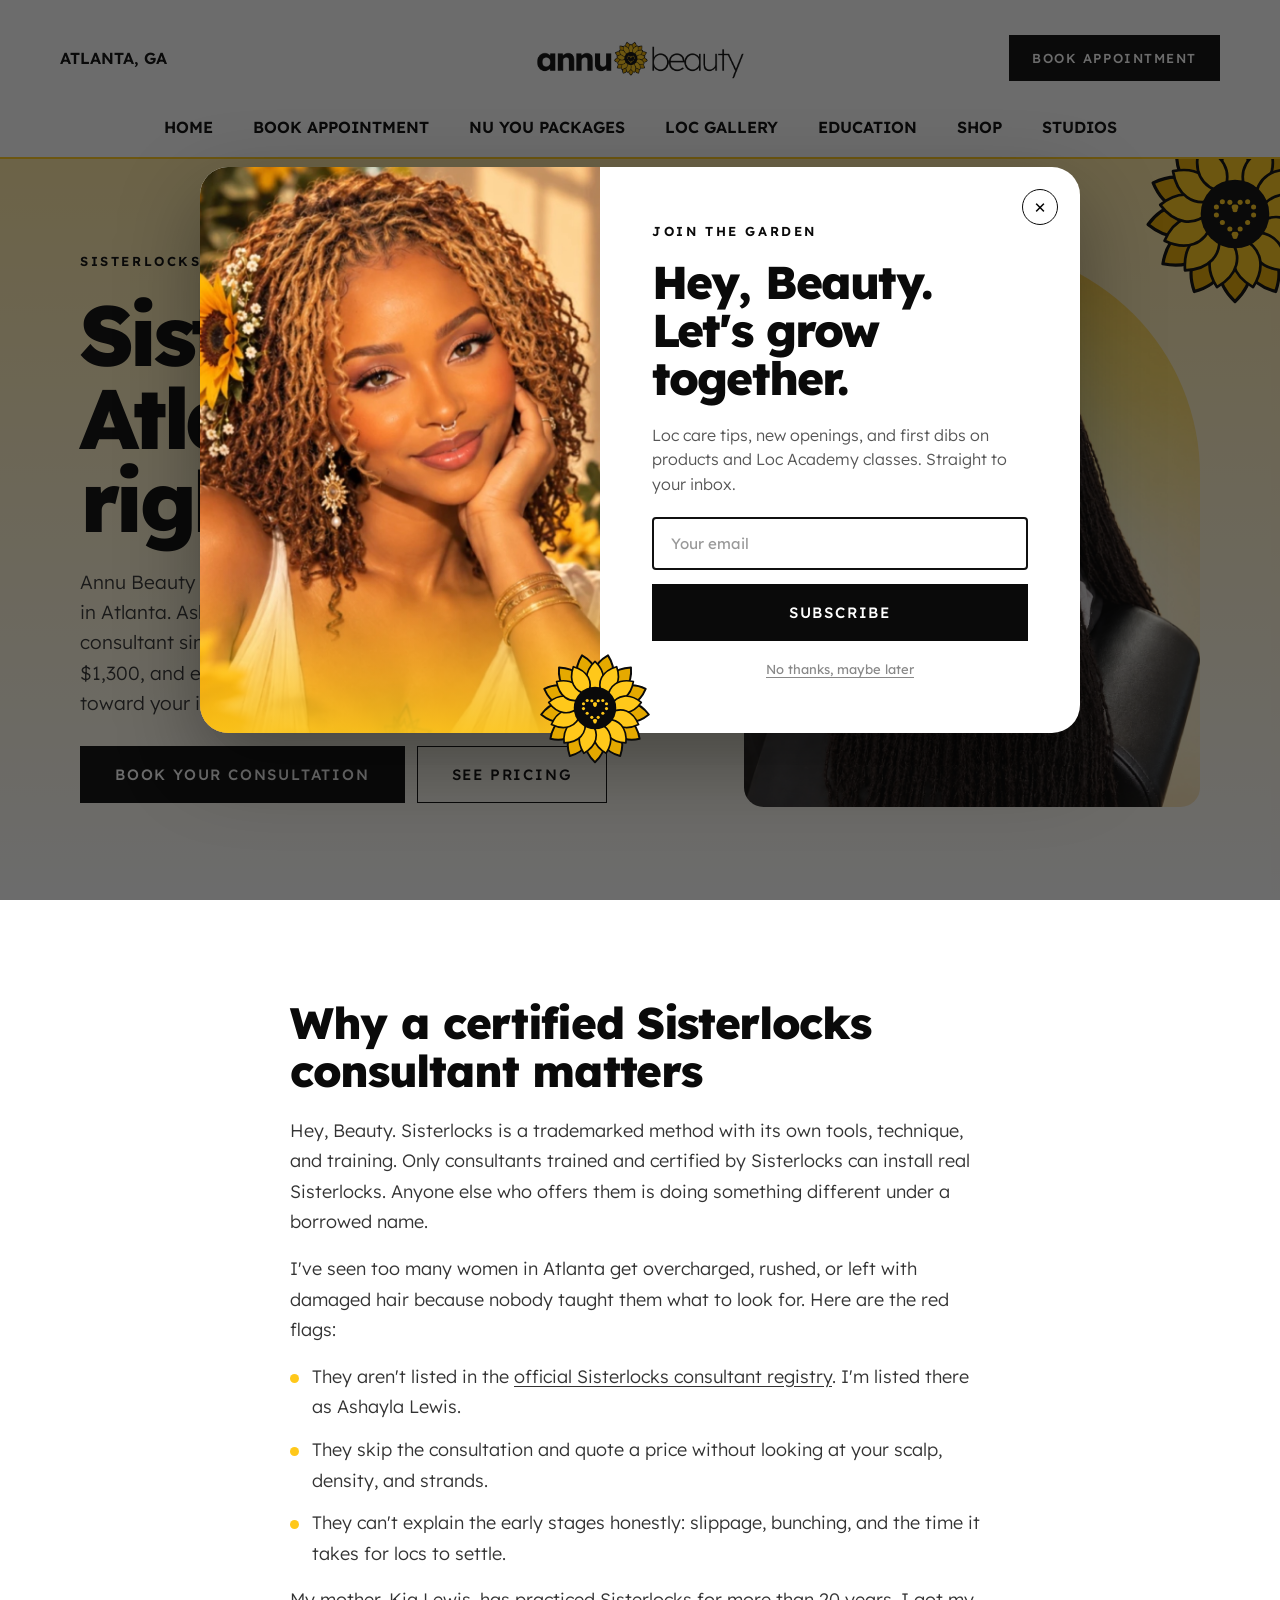
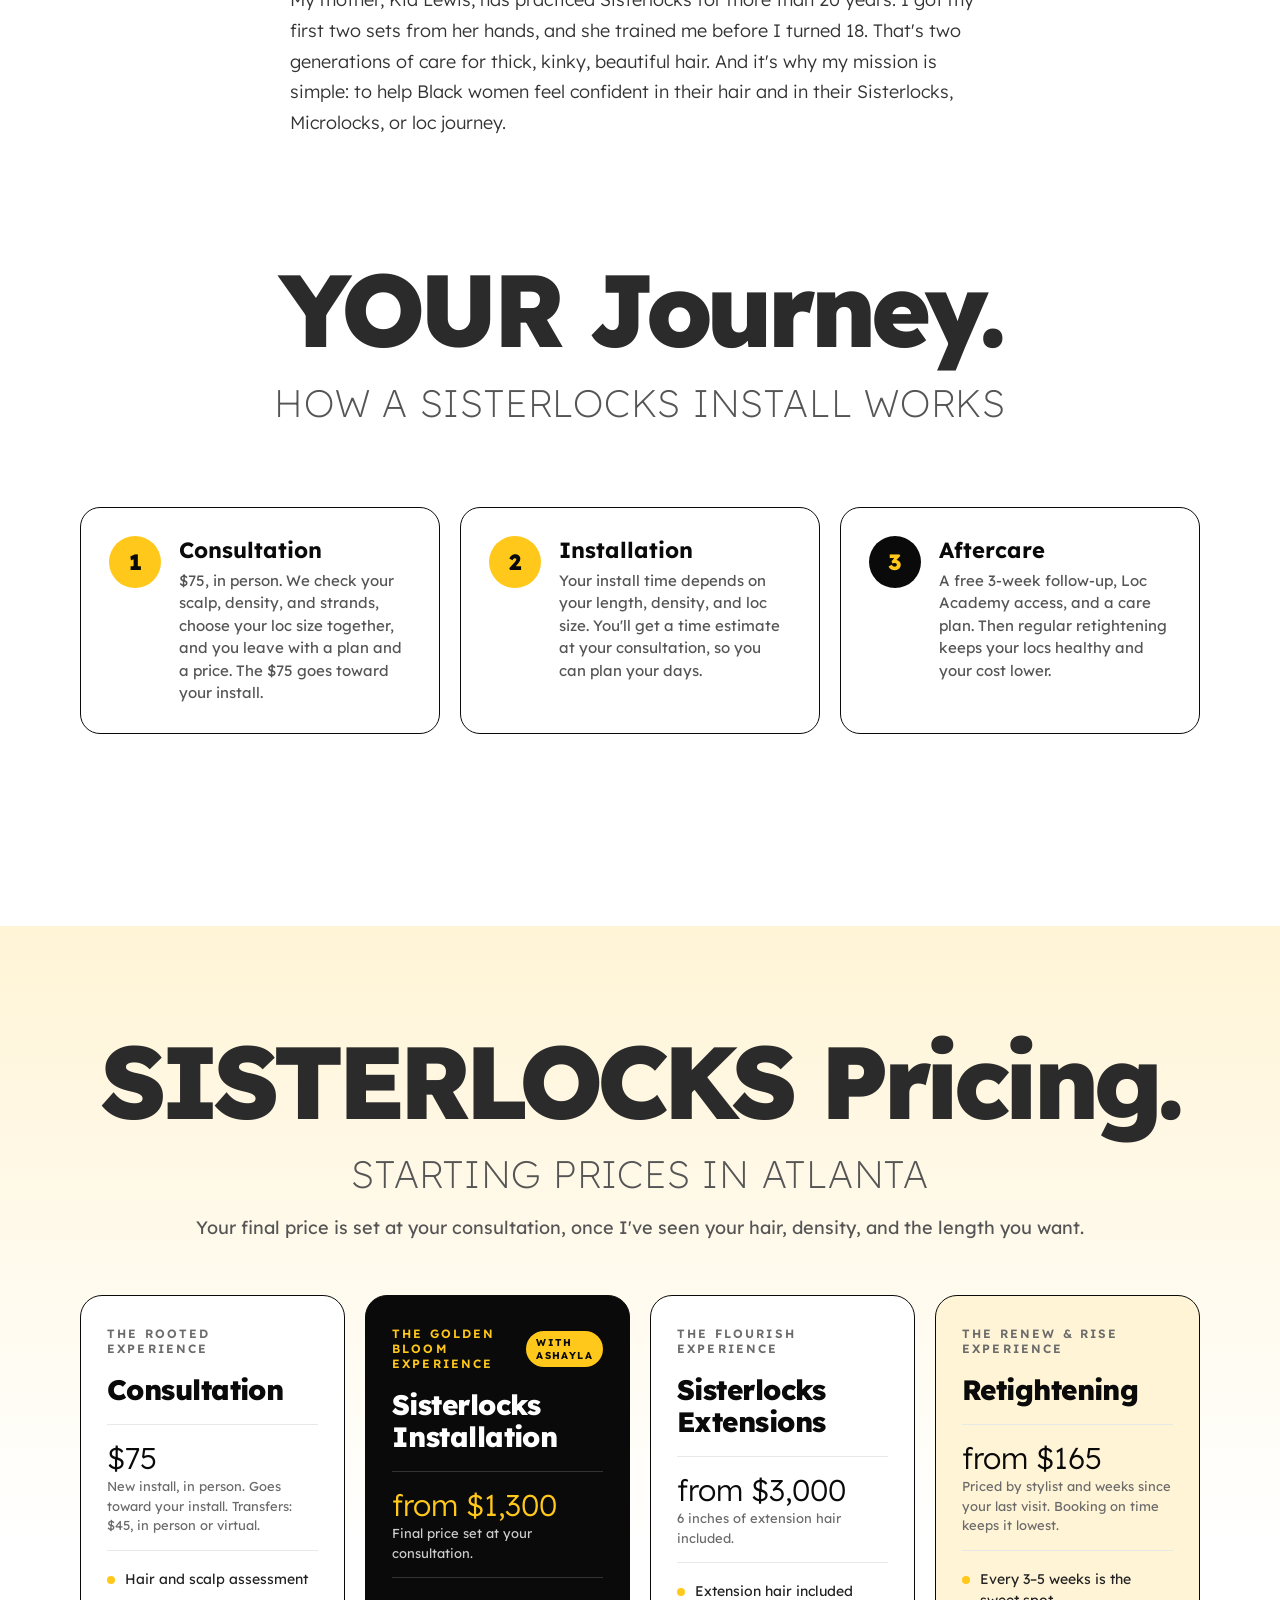
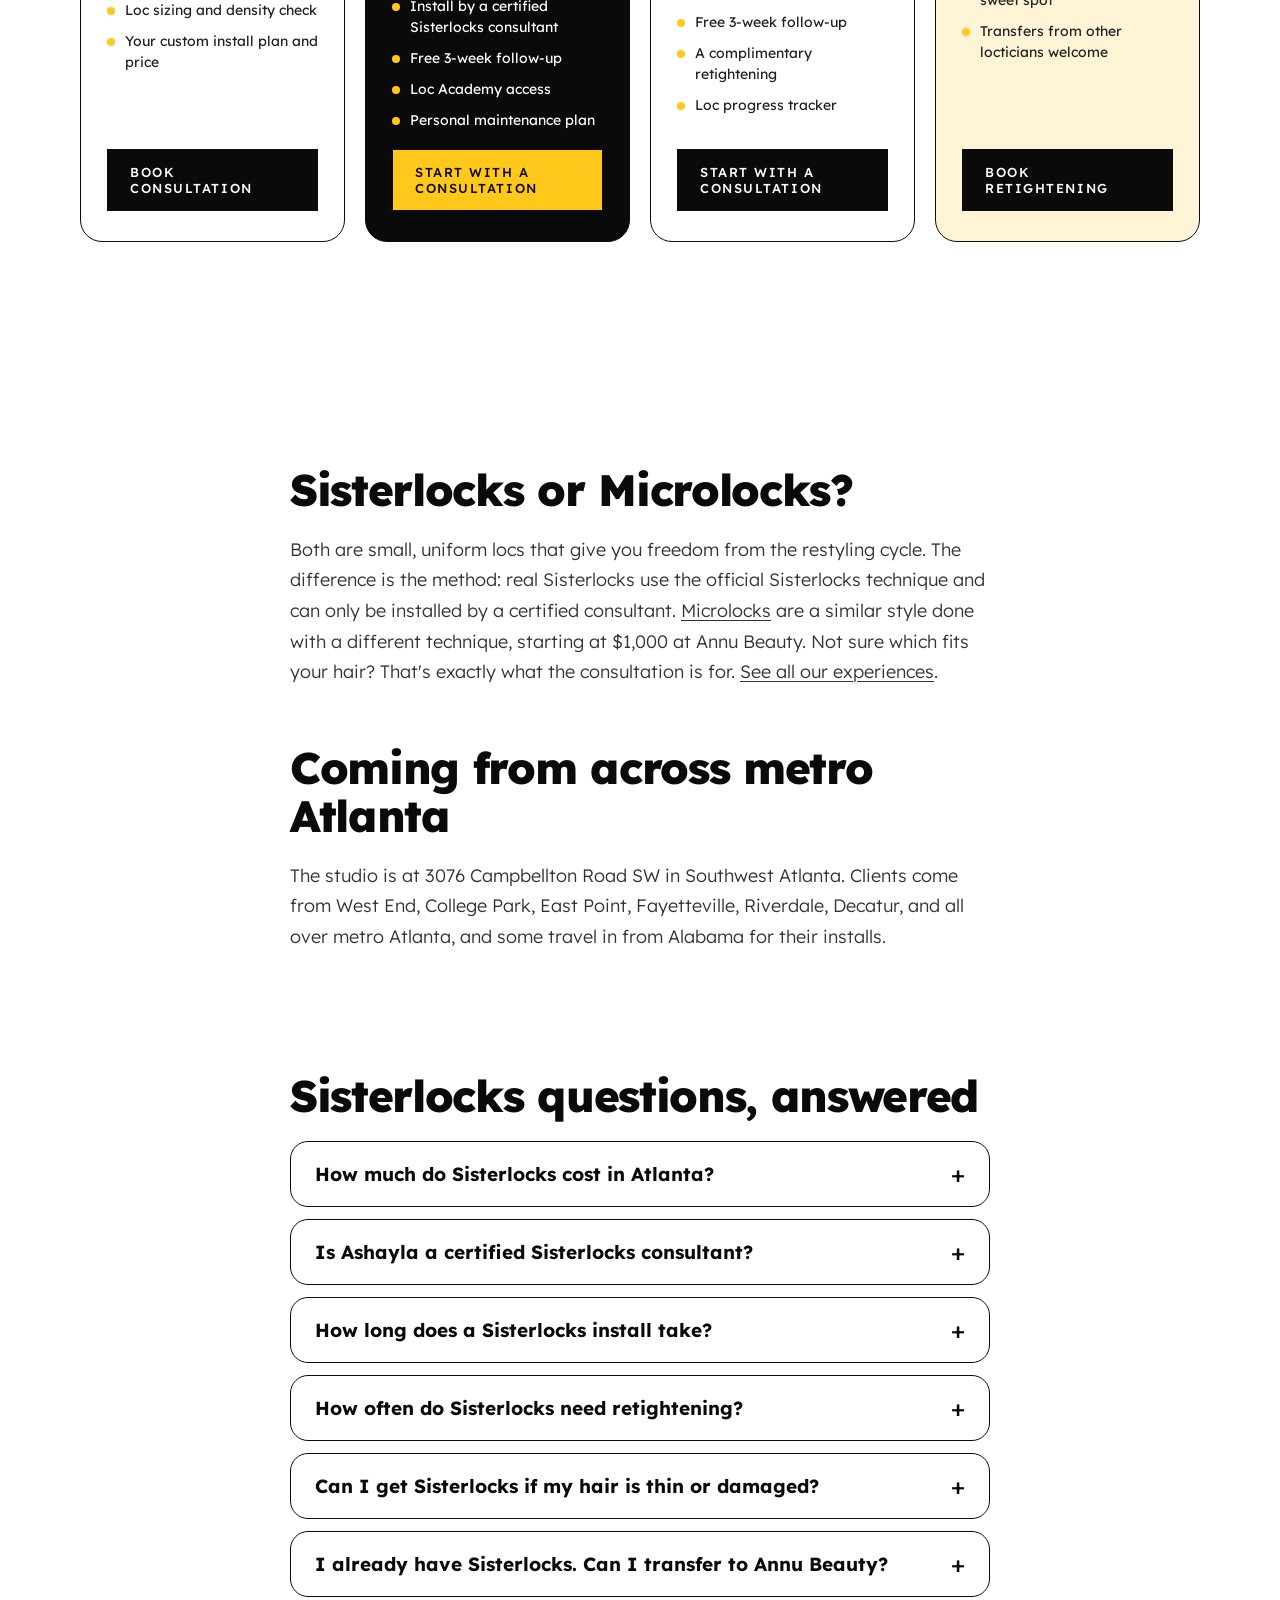
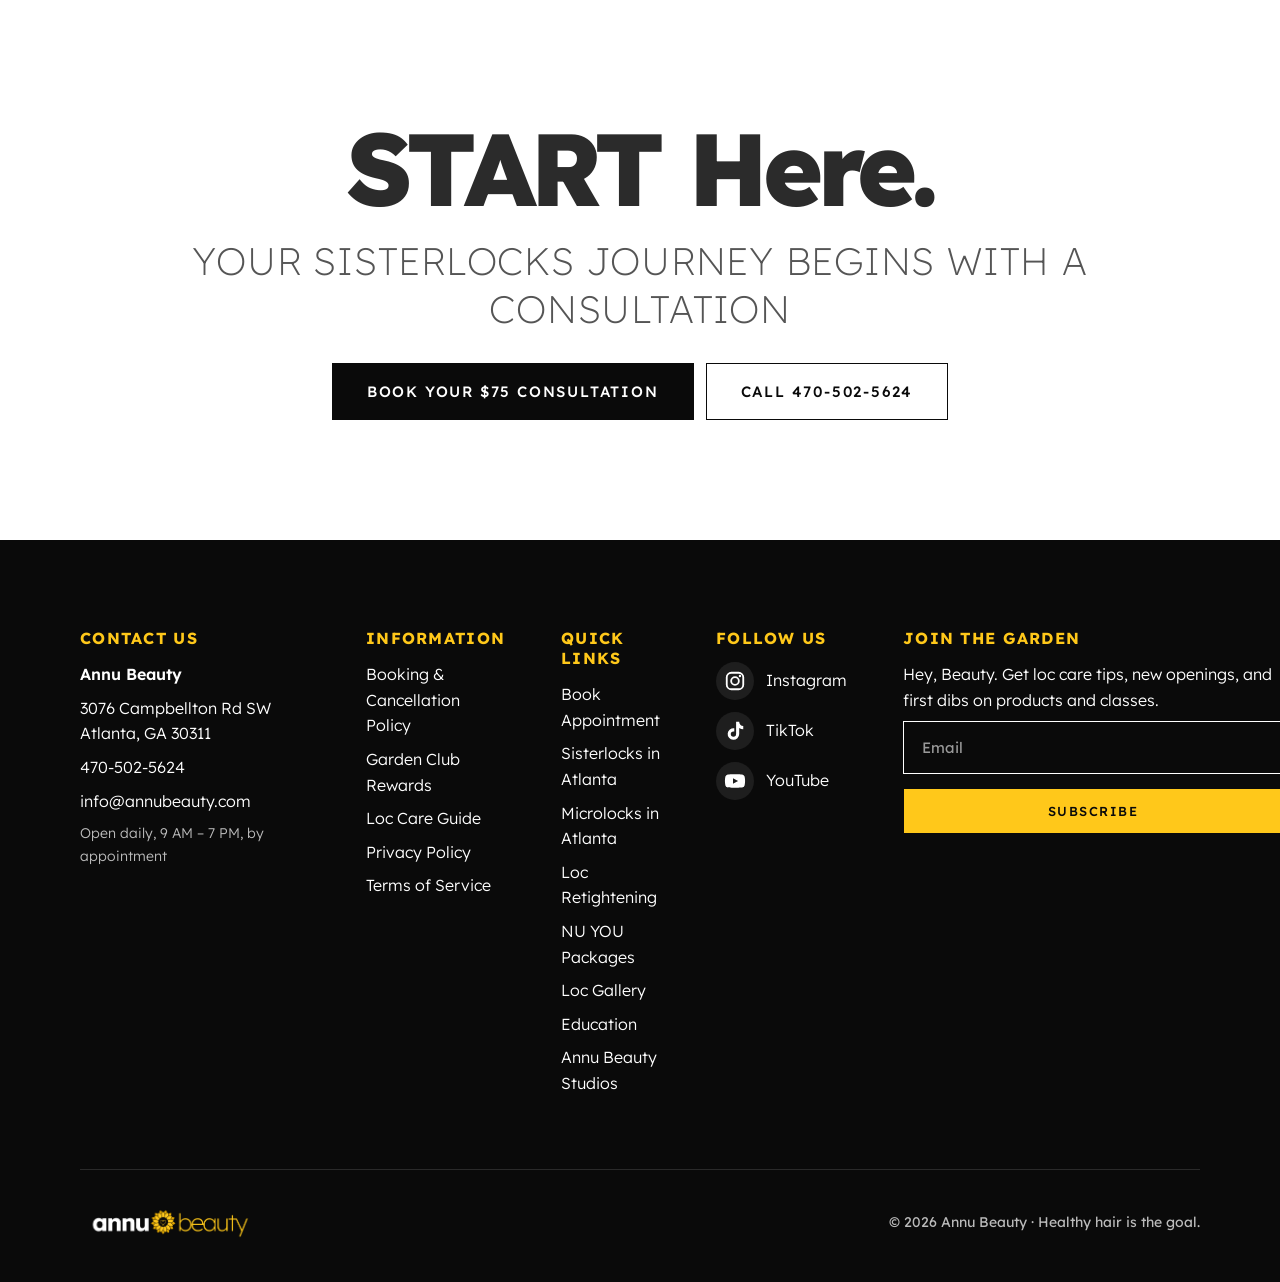
<file: sisterlocks-atlanta.html>
<!doctype html>
<html lang="en">
<head>
  <meta charset="utf-8">
  <meta name="viewport" content="width=device-width, initial-scale=1">
  <title>Sisterlocks in Atlanta | Certified Consultant · Annu Beauty</title>
  <meta name="description" content="Sisterlocks in Atlanta by Ashayla Lewis, certified Sisterlocks consultant since 18. Installs from $1,300, extensions from $3,000. Book a $75 consultation.">
  <link rel="canonical" href="https://annubeauty.com/sisterlocks-atlanta.html">
  <meta property="og:type" content="website">
  <meta property="og:site_name" content="Annu Beauty">
  <meta property="og:title" content="Sisterlocks in Atlanta | Certified Consultant · Annu Beauty">
  <meta property="og:description" content="Sisterlocks in Atlanta by Ashayla Lewis, certified Sisterlocks consultant since 18. Installs from $1,300, extensions from $3,000. Book a $75 consultation.">
  <meta property="og:url" content="https://annubeauty.com/sisterlocks-atlanta.html">
  <meta property="og:image" content="https://annubeauty.com/images/card-sisterlocks.jpg">
  <meta name="twitter:card" content="summary_large_image">
  <script type="application/ld+json">
{
  "@context": "https://schema.org",
  "@graph": [
    {
      "@type": "Service",
      "@id": "https://annubeauty.com/sisterlocks-atlanta.html#service",
      "name": "Sisterlocks installation in Atlanta",
      "serviceType": "Sisterlocks",
      "url": "https://annubeauty.com/sisterlocks-atlanta.html",
      "provider": {
        "@id": "https://annubeauty.com/#business"
      },
      "areaServed": {
        "@type": "City",
        "name": "Atlanta"
      },
      "offers": {
        "@type": "Offer",
        "price": "1300",
        "priceCurrency": "USD",
        "priceSpecification": {
          "@type": "PriceSpecification",
          "minPrice": "1300",
          "priceCurrency": "USD"
        }
      }
    },
    {
      "@type": "FAQPage",
      "mainEntity": [
        {
          "@type": "Question",
          "name": "How much do Sisterlocks cost in Atlanta?",
          "acceptedAnswer": {
            "@type": "Answer",
            "text": "At Annu Beauty, a Sisterlocks install with Ashayla starts at $1,300, and Sisterlocks extensions start at $3,000. Every install starts with a $75 consultation that goes toward your install. Your final price depends on your length, density, and loc size."
          }
        },
        {
          "@type": "Question",
          "name": "Is Ashayla a certified Sisterlocks consultant?",
          "acceptedAnswer": {
            "@type": "Answer",
            "text": "Yes. Ashayla Lewis has been certified since age 18 and is listed in the official Sisterlocks consultant registry for Georgia. She was trained by her mother, Kia Lewis, who has practiced Sisterlocks for more than 20 years."
          }
        },
        {
          "@type": "Question",
          "name": "How long does a Sisterlocks install take?",
          "acceptedAnswer": {
            "@type": "Answer",
            "text": "It depends on your hair length, density, and the loc size you choose. You'll get a time estimate at your consultation so you can plan ahead."
          }
        },
        {
          "@type": "Question",
          "name": "How often do Sisterlocks need retightening?",
          "acceptedAnswer": {
            "@type": "Answer",
            "text": "Every 3–5 weeks is ideal. Retightening is priced by how many weeks it's been since your last visit, so staying on schedule keeps your locs healthy and your cost lower."
          }
        },
        {
          "@type": "Question",
          "name": "Can I get Sisterlocks if my hair is thin or damaged?",
          "acceptedAnswer": {
            "@type": "Answer",
            "text": "Many women start Sisterlocks to give their hair a break from damage and strain. Every case is different, so we check your scalp and strands at the consultation and tell you honestly whether now is the right time."
          }
        },
        {
          "@type": "Question",
          "name": "I already have Sisterlocks. Can I transfer to Annu Beauty?",
          "acceptedAnswer": {
            "@type": "Answer",
            "text": "Yes. Book a $45 transfer consultation, in person or virtual. We'll look at your locs, your scalp, and your retightening pattern, then make a plan to keep your crown healthy."
          }
        }
      ]
    },
    {
      "@type": "BreadcrumbList",
      "itemListElement": [
        {
          "@type": "ListItem",
          "position": 1,
          "name": "Home",
          "item": "https://annubeauty.com/"
        },
        {
          "@type": "ListItem",
          "position": 2,
          "name": "Sisterlocks in Atlanta",
          "item": "https://annubeauty.com/sisterlocks-atlanta.html"
        }
      ]
    }
  ]
}
  </script>
  <link rel="icon" href="images/sunflower.svg">
  <link rel="preconnect" href="https://fonts.googleapis.com">
  <link rel="preconnect" href="https://fonts.gstatic.com" crossorigin>
  <link href="https://fonts.googleapis.com/css2?family=Lexend:wght@200;300;400;500;600;700;800&display=swap" rel="stylesheet">
  <link rel="stylesheet" href="styles.css">
  <script src="script.js" defer></script>
</head>
<body>

<header class="site-header">
  <div class="header-top">
    <div class="header-side">
      <button class="menu-toggle" aria-label="Open menu" aria-expanded="false"><svg width="24" height="24" viewBox="0 0 24 24"><path d="M3 6H21M3 12H21M3 18H21" stroke="#0A0A0A" stroke-width="2" stroke-linecap="round"/></svg></button>
      <span class="location">ATLANTA, GA</span>
    </div>
    <a class="logo" href="index.html"><img src="images/logo.png" alt="Annu Beauty"></a>
    <div class="header-side right">
      <a class="btn btn-ink btn-sm" data-book href="book.html"><span class="hide-sm">Book Appointment</span><span class="show-sm">Book</span></a>
    </div>
  </div>
  <nav class="main-nav">
    <a href="index.html">HOME</a>
    <a href="book.html">BOOK APPOINTMENT</a>
    <a href="index.html#packages">NU YOU PACKAGES</a>
    <a href="index.html#gallery">LOC GALLERY</a>
    <a href="academy.html">EDUCATION</a>
    <a href="shop.html">SHOP</a>
    <a href="studios.html">STUDIOS</a>
  </nav>
</header>

<main>
<section class="academy-hero">
  <img class="bloom" src="images/sunflower.svg" alt="" style="right:-60px;top:-50px;width:210px;height:210px;--r:18deg">
  <div class="wrap">
    <div class="reveal">
      <span class="eyebrow">Sisterlocks® · Southwest Atlanta</span>
      <h1>Sisterlocks in Atlanta, done right.</h1>
      <p>Annu Beauty is a Sisterlocks studio at 3076 Campbellton Road SW in Atlanta. Ashayla Lewis has been a certified Sisterlocks consultant since she was 18, trained by her mother. Installs start at $1,300, and every install begins with a $75 consultation that goes toward your install.</p>
      <div class="btn-row">
        <a class="btn btn-ink" data-book href="book.html">Book your consultation</a>
        <a class="btn btn-ghost" href="#pricing">See pricing</a>
      </div>
    </div>
    <img class="img reveal" src="images/card-sisterlocks.jpg" alt="Long mature Sisterlocks on a sunflower-yellow backdrop">
  </div>
</section>

<section class="pad seo-prose">
  <div class="wrap narrow">
    <div class="reveal">
      <h2>Why a certified Sisterlocks consultant matters</h2>
      <p>Hey, Beauty. Sisterlocks is a trademarked method with its own tools, technique, and training. Only consultants trained and certified by Sisterlocks can install real Sisterlocks. Anyone else who offers them is doing something different under a borrowed name.</p>
      <p>I've seen too many women in Atlanta get overcharged, rushed, or left with damaged hair because nobody taught them what to look for. Here are the red flags:</p>
      <ul>
        <li>They aren't listed in the <a href="https://www.sisterlocks.com/certified-consultant-registry-ga-hi--il.html" target="_blank" rel="noopener">official Sisterlocks consultant registry</a>. I'm listed there as Ashayla Lewis.</li>
        <li>They skip the consultation and quote a price without looking at your scalp, density, and strands.</li>
        <li>They can't explain the early stages honestly: slippage, bunching, and the time it takes for locs to settle.</li>
      </ul>
      <p>My mother, Kia Lewis, has practiced Sisterlocks for more than 20 years. I got my first two sets from her hands, and she trained me before I turned 18. That's two generations of care for thick, kinky, beautiful hair. And it's why my mission is simple: to help Black women feel confident in their hair and in their Sisterlocks, Microlocks, or loc journey.</p>
    </div>
  </div>
</section>

<section class="pad" style="padding-top:0">
  <div class="wrap">
    <div class="section-head reveal">
      <h2 class="mega">YOUR Journey.</h2>
      <p class="sub">How a Sisterlocks install works</p>
    </div>
    <div class="steps">
      <div class="step reveal"><div class="dot">1</div><div><h3>Consultation</h3><p>$75, in person. We check your scalp, density, and strands, choose your loc size together, and you leave with a plan and a price. The $75 goes toward your install.</p></div></div>
      <div class="step reveal"><div class="dot">2</div><div><h3>Installation</h3><p>Your install time depends on your length, density, and loc size. You'll get a time estimate at your consultation, so you can plan your days.</p></div></div>
      <div class="step reveal"><div class="dot ink">3</div><div><h3>Aftercare</h3><p>A free 3-week follow-up, Loc Academy access, and a care plan. Then regular retightening keeps your locs healthy and your cost lower.</p></div></div>
    </div>
  </div>
</section>

<section class="pad packages" id="pricing">
  <div class="wrap">
    <div class="section-head reveal">
      <h2 class="mega">SISTERLOCKS Pricing.</h2>
      <p class="sub">Starting prices in Atlanta</p>
      <p>Your final price is set at your consultation, once I've seen your hair, density, and the length you want.</p>
    </div>
    <div class="package-grid">
      <article class="package reveal">
        <span class="num">THE ROOTED EXPERIENCE</span>
        <h3>Consultation</h3>
        <div class="price-box"><div class="price">$75</div><div class="price-note">New install, in person. Goes toward your install. Transfers: $45, in person or virtual.</div></div>
        <ul><li>Hair and scalp assessment</li><li>Loc sizing and density check</li><li>Your custom install plan and price</li></ul>
        <a class="btn btn-ink btn-sm btn-block" data-book href="book.html">Book consultation</a>
      </article>
      <article class="package signature reveal">
        <div class="row-between"><span class="num">THE GOLDEN BLOOM EXPERIENCE</span><span class="badge">WITH ASHAYLA</span></div>
        <h3>Sisterlocks Installation</h3>
        <div class="price-box"><div class="price">from $1,300</div><div class="price-note">Final price set at your consultation.</div></div>
        <ul><li>Install by a certified Sisterlocks consultant</li><li>Free 3-week follow-up</li><li>Loc Academy access</li><li>Personal maintenance plan</li></ul>
        <a class="btn btn-sun btn-sm btn-block" data-book href="book.html">Start with a consultation</a>
      </article>
      <article class="package reveal">
        <span class="num">THE FLOURISH EXPERIENCE</span>
        <h3>Sisterlocks Extensions</h3>
        <div class="price-box"><div class="price">from $3,000</div><div class="price-note">6 inches of extension hair included.</div></div>
        <ul><li>Extension hair included</li><li>Free 3-week follow-up</li><li>A complimentary retightening</li><li>Loc progress tracker</li></ul>
        <a class="btn btn-ink btn-sm btn-block" data-book href="book.html">Start with a consultation</a>
      </article>
      <article class="package reveal" style="background:var(--cream)">
        <span class="num">THE RENEW &amp; RISE EXPERIENCE</span>
        <h3>Retightening</h3>
        <div class="price-box"><div class="price">from $165</div><div class="price-note">Priced by stylist and weeks since your last visit. Booking on time keeps it lowest.</div></div>
        <ul><li>Every 3–5 weeks is the sweet spot</li><li>Transfers from other locticians welcome</li></ul>
        <a class="btn btn-ink btn-sm btn-block" data-book href="book.html">Book retightening</a>
      </article>
    </div>
  </div>
</section>

<section class="pad seo-prose">
  <div class="wrap narrow">
    <div class="reveal">
      <h2>Sisterlocks or Microlocks?</h2>
      <p>Both are small, uniform locs that give you freedom from the restyling cycle. The difference is the method: real Sisterlocks use the official Sisterlocks technique and can only be installed by a certified consultant. <a href="microlocks-atlanta.html">Microlocks</a> are a similar style done with a different technique, starting at $1,000 at Annu Beauty. Not sure which fits your hair? That's exactly what the consultation is for. <a href="index.html#packages">See all our experiences</a>.</p>
      <h2>Coming from across metro Atlanta</h2>
      <p>The studio is at 3076 Campbellton Road SW in Southwest Atlanta. Clients come from West End, College Park, East Point, Fayetteville, Riverdale, Decatur, and all over metro Atlanta, and some travel in from Alabama for their installs.</p>
    </div>
  </div>
</section>

<section class="pad seo-prose" style="padding-top:0">
  <div class="wrap narrow">
    <h2 class="reveal">Sisterlocks questions, answered</h2>
    <div class="faq">
      <details class="reveal"><summary>How much do Sisterlocks cost in Atlanta?</summary><p>At Annu Beauty, a Sisterlocks install with Ashayla starts at $1,300, and Sisterlocks extensions start at $3,000. Every install starts with a $75 consultation that goes toward your install. Your final price depends on your length, density, and loc size.</p></details>
      <details class="reveal"><summary>Is Ashayla a certified Sisterlocks consultant?</summary><p>Yes. Ashayla Lewis has been certified since age 18 and is listed in the official Sisterlocks consultant registry for Georgia. She was trained by her mother, Kia Lewis, who has practiced Sisterlocks for more than 20 years.</p></details>
      <details class="reveal"><summary>How long does a Sisterlocks install take?</summary><p>It depends on your hair length, density, and the loc size you choose. You'll get a time estimate at your consultation so you can plan ahead.</p></details>
      <details class="reveal"><summary>How often do Sisterlocks need retightening?</summary><p>Every 3–5 weeks is ideal. Retightening is priced by how many weeks it's been since your last visit, so staying on schedule keeps your locs healthy and your cost lower. <a href="loc-retightening-atlanta.html">See retightening prices</a>.</p></details>
      <details class="reveal"><summary>Can I get Sisterlocks if my hair is thin or damaged?</summary><p>Many women start Sisterlocks to give their hair a break from damage and strain. Every case is different, so we check your scalp and strands at the consultation and tell you honestly whether now is the right time.</p></details>
      <details class="reveal"><summary>I already have Sisterlocks. Can I transfer to Annu Beauty?</summary><p>Yes. Book a $45 transfer consultation, in person or virtual. We'll look at your locs, your scalp, and your retightening pattern, then make a plan to keep your crown healthy.</p></details>
    </div>
  </div>
</section>

<section class="pad" style="padding-top:0">
  <div class="wrap">
    <div class="section-head reveal" style="margin-bottom:0">
      <h2 class="mega">START Here.</h2>
      <p class="sub">Your Sisterlocks journey begins with a consultation</p>
      <div class="btn-row" style="justify-content:center;margin-top:24px">
        <a class="btn btn-ink" data-book href="book.html">Book your $75 consultation</a>
        <a class="btn btn-ghost" href="tel:+14705025624">Call 470-502-5624</a>
      </div>
    </div>
  </div>
</section>
</main>

<footer class="site-footer">
  <div class="wrap">
    <div class="footer-cols">
      <div class="contact-col">
        <h4>CONTACT US</h4>
        <p class="strong">Annu Beauty</p>
        <p>3076 Campbellton Rd SW<br>Atlanta, GA 30311</p>
        <a href="tel:+14705025624">470-502-5624</a>
        <a href="mailto:info@annubeauty.com">info@annubeauty.com</a>
        <p class="small">Open daily, 9 AM – 7 PM, by appointment</p>
      </div>
      <div class="info-col">
        <h4>INFORMATION</h4>
        <a href="book.html#policies">Booking &amp; Cancellation Policy</a>
        <a href="book.html#garden-club">Garden Club Rewards</a>
        <a href="academy.html">Loc Care Guide</a>
        <a href="#">Privacy Policy</a>
        <a href="#">Terms of Service</a>
      </div>
      <div>
        <h4>QUICK LINKS</h4>
        <a href="book.html">Book Appointment</a>
        <a href="sisterlocks-atlanta.html">Sisterlocks in Atlanta</a>
        <a href="microlocks-atlanta.html">Microlocks in Atlanta</a>
        <a href="loc-retightening-atlanta.html">Loc Retightening</a>
        <a href="index.html#packages">NU YOU Packages</a>
        <a href="index.html#gallery">Loc Gallery</a>
        <a href="academy.html">Education</a>
        <a href="studios.html">Annu Beauty Studios</a>
      </div>
      <div>
        <h4>FOLLOW US</h4>
        <div class="social-links">
          <a class="social" href="https://www.instagram.com/annubeauty" target="_blank" rel="noopener" aria-label="Annu Beauty on Instagram"><svg viewBox="0 0 24 24" aria-hidden="true"><rect x="3" y="3" width="18" height="18" rx="5" fill="none" stroke="currentColor" stroke-width="2"/><circle cx="12" cy="12" r="4.2" fill="none" stroke="currentColor" stroke-width="2"/><circle cx="17.4" cy="6.6" r="1.3" fill="currentColor"/></svg><span>Instagram</span></a>
          <a class="social" href="https://www.tiktok.com/@annubeauty_" target="_blank" rel="noopener" aria-label="Annu Beauty on TikTok"><svg viewBox="0 0 24 24" aria-hidden="true"><path fill="currentColor" d="M16.6 2h-3.4v13.4a2.9 2.9 0 1 1-2.9-2.9c.3 0 .6 0 .9.1V9.1a6.3 6.3 0 1 0 5.4 6.3V8.6a7.8 7.8 0 0 0 4.4 1.4V6.6a4.4 4.4 0 0 1-4.4-4.6z"/></svg><span>TikTok</span></a>
          <a class="social" href="https://www.youtube.com/@annubeauty2723" target="_blank" rel="noopener" aria-label="Annu Beauty on YouTube"><svg viewBox="0 0 24 24" aria-hidden="true"><path fill="currentColor" d="M22.5 7.2a2.8 2.8 0 0 0-2-2C18.8 4.7 12 4.7 12 4.7s-6.8 0-8.5.5a2.8 2.8 0 0 0-2 2A29 29 0 0 0 1 12a29 29 0 0 0 .5 4.8 2.8 2.8 0 0 0 2 2c1.7.5 8.5.5 8.5.5s6.8 0 8.5-.5a2.8 2.8 0 0 0 2-2A29 29 0 0 0 23 12a29 29 0 0 0-.5-4.8zM9.8 15.1V8.9l5.6 3.1z"/></svg><span>YouTube</span></a>
        </div>
      </div>
      <div class="signup-col">
        <h4>JOIN THE GARDEN</h4>
        <p>Hey, Beauty. Get loc care tips, new openings, and first dibs on products and classes.</p>
        <form class="signup" data-signup="newsletter">
          <input type="email" placeholder="Email" aria-label="Email" required>
          <button class="btn btn-sun btn-sm" type="submit">Subscribe</button>
        </form>
      </div>
    </div>
    <div class="footer-bottom">
      <img src="images/logo-on-black.png" alt="Annu Beauty">
      <span>© 2026 Annu Beauty · Healthy hair is the goal.</span>
    </div>
  </div>
</footer>

</body>
</html>
</file>
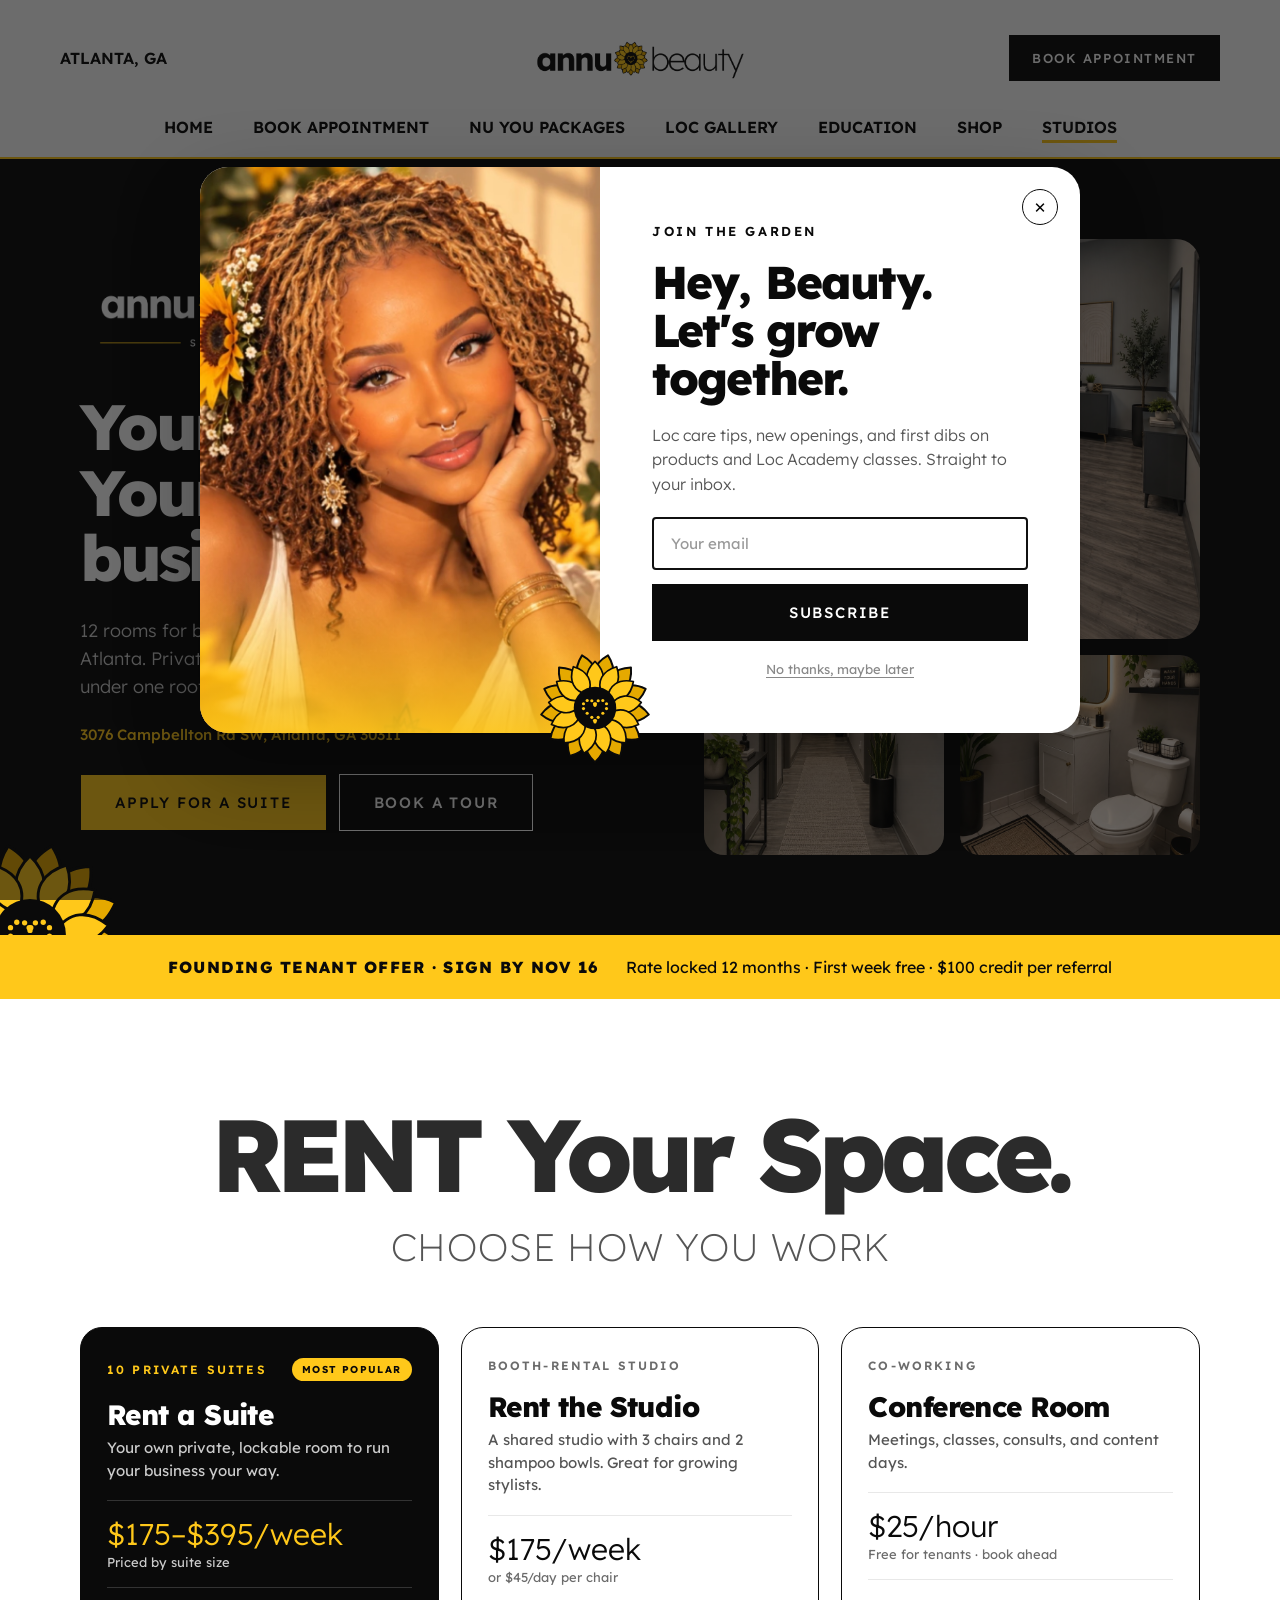
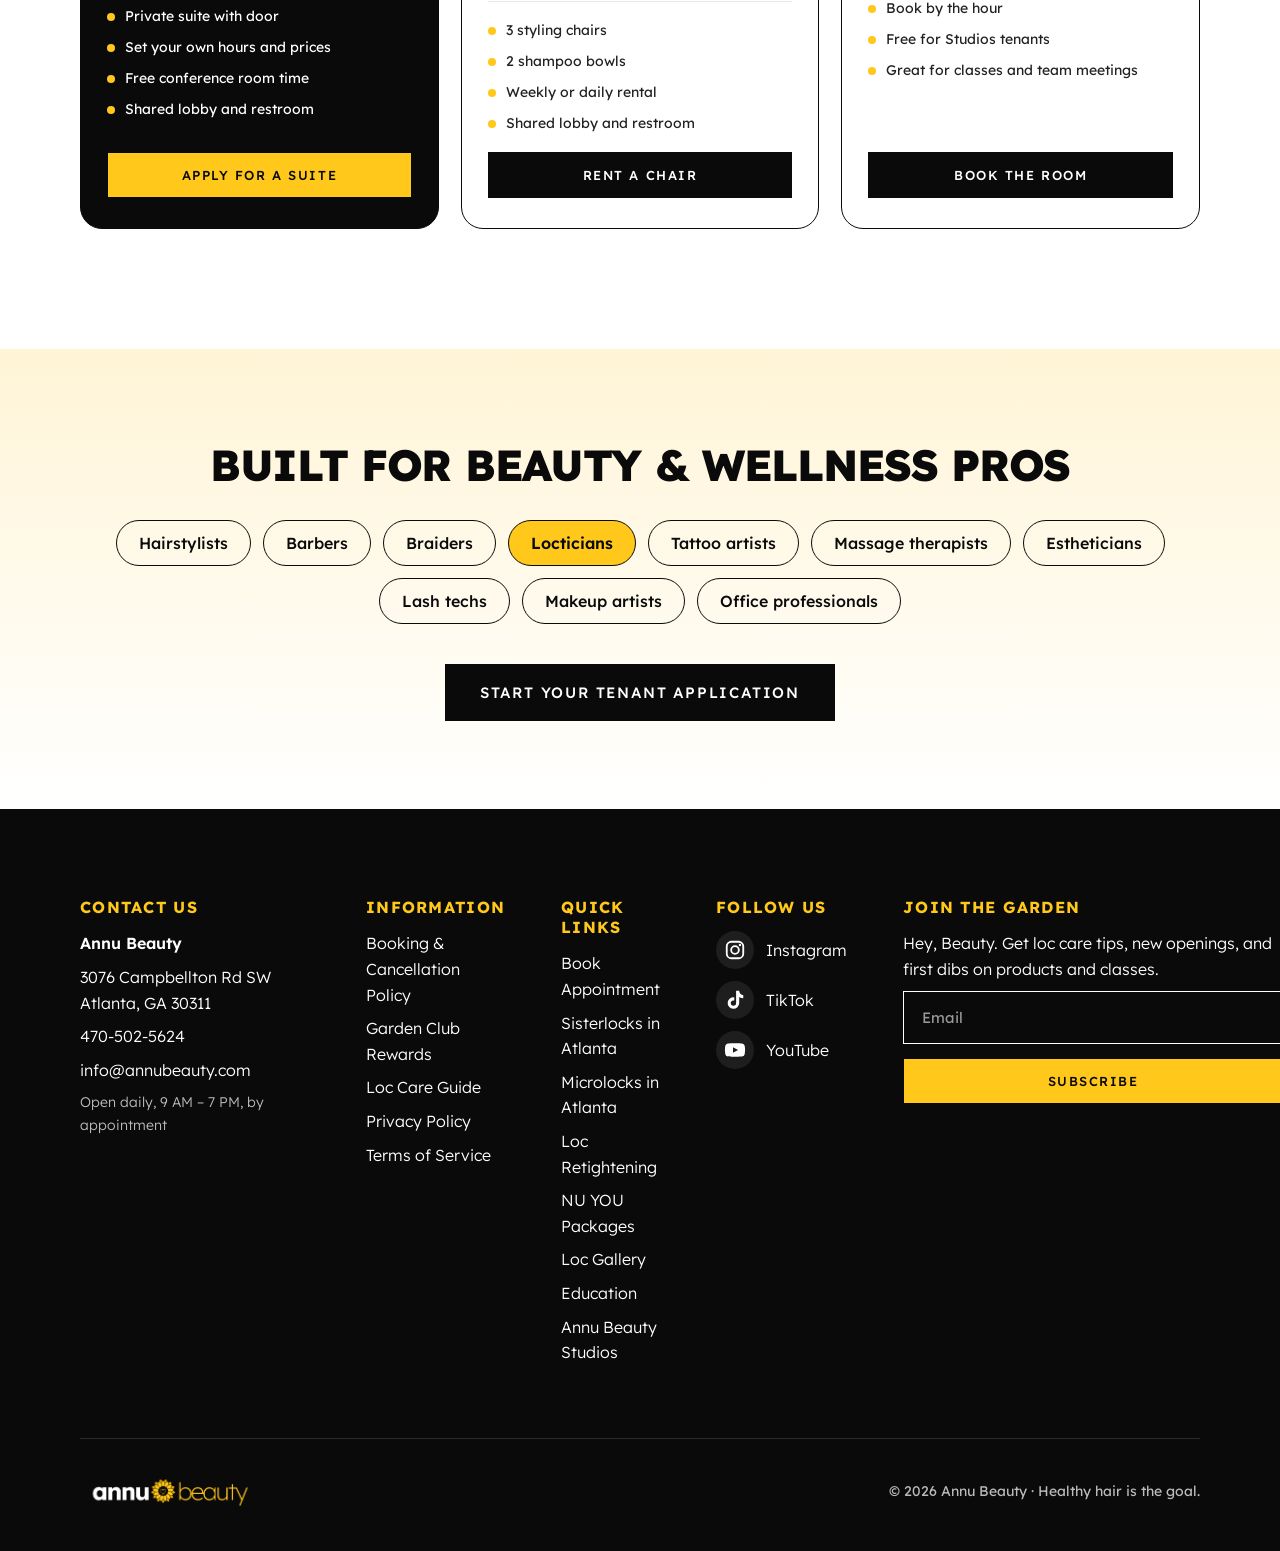
<file: studios.html>
<!doctype html>
<html lang="en">
<head>
  <meta charset="utf-8">
  <meta name="viewport" content="width=device-width, initial-scale=1">
  <title>Annu Beauty Studios · Salon Suites in Southwest Atlanta</title>
  <meta name="description" content="Private salon suites and booth rental on Campbellton Rd SW in Southwest Atlanta, for beauty professionals ready to grow. Book a tour of Annu Beauty Studios.">
  <link rel="canonical" href="https://annubeauty.com/studios.html">
  <meta property="og:type" content="website">
  <meta property="og:site_name" content="Annu Beauty">
  <meta property="og:title" content="Annu Beauty Studios · Salon Suites in Southwest Atlanta">
  <meta property="og:description" content="Private salon suites and booth rental on Campbellton Rd SW in Southwest Atlanta, for beauty professionals ready to grow. Book a tour of Annu Beauty Studios.">
  <meta property="og:url" content="https://annubeauty.com/studios.html">
  <meta property="og:image" content="https://annubeauty.com/images/hero-main.jpg">
  <meta name="twitter:card" content="summary_large_image">
  <link rel="icon" href="images/sunflower.svg">
  <link rel="preconnect" href="https://fonts.googleapis.com">
  <link rel="preconnect" href="https://fonts.gstatic.com" crossorigin>
  <link href="https://fonts.googleapis.com/css2?family=Lexend:wght@200;300;400;500;600;700;800&display=swap" rel="stylesheet">
  <link rel="stylesheet" href="styles.css">
  <script src="script.js" defer></script>
</head>
<body>

<header class="site-header">
  <div class="header-top">
    <div class="header-side">
      <button class="menu-toggle" aria-label="Open menu" aria-expanded="false"><svg width="24" height="24" viewBox="0 0 24 24"><path d="M3 6H21M3 12H21M3 18H21" stroke="#0A0A0A" stroke-width="2" stroke-linecap="round"/></svg></button>
      <span class="location">ATLANTA, GA</span>
    </div>
    <a class="logo" href="index.html"><img src="images/logo.png" alt="Annu Beauty"></a>
    <div class="header-side right">
      <a class="btn btn-ink btn-sm" data-book href="book.html"><span class="hide-sm">Book Appointment</span><span class="show-sm">Book</span></a>
    </div>
  </div>
  <nav class="main-nav">
    <a href="index.html">HOME</a>
    <a href="book.html">BOOK APPOINTMENT</a>
    <a href="index.html#packages">NU YOU PACKAGES</a>
    <a href="index.html#gallery">LOC GALLERY</a>
    <a href="academy.html">EDUCATION</a>
    <a href="shop.html">SHOP</a>
    <a href="studios.html" class="active">STUDIOS</a>
  </nav>
</header>

<main>
<section class="studios-hero">
  <img class="bloom" src="images/sunflower.svg" alt="" style="left:-80px;bottom:-110px;width:220px;height:220px;--r:-16deg">
  <div class="wrap">
    <div class="reveal">
      <img class="studios-logo" src="images/studios-logo-on-black.png" alt="Annu Beauty Studios">
      <h1>Your own suite. Your own business.</h1>
      <p>12 rooms for beauty and wellness professionals in Southwest Atlanta. Private suites, booth rental, and a conference room, all under one roof.</p>
      <p class="addr">3076 Campbellton Rd SW, Atlanta, GA 30311</p>
      <div class="btn-row">
        <a class="btn btn-sun" data-apply href="#">Apply for a suite</a>
        <a class="btn btn-ghost-light" href="tel:+14705025624">Book a tour</a>
      </div>
    </div>
    <div class="photo-stack reveal">
      <img class="big" src="images/studios-lobby.jpg" alt="Annu Beauty Studios lobby">
      <div class="pair">
        <img src="images/studios-hallway.jpg" alt="Hallway to the private suites">
        <img src="images/studios-restroom.jpg" alt="Studios restroom">
      </div>
    </div>
  </div>
</section>

<div class="offer-bar">
  <b>FOUNDING TENANT OFFER · SIGN BY NOV 16</b>
  <span>Rate locked 12 months · First week free · $100 credit per referral</span>
</div>

<section class="pad">
  <div class="wrap">
    <div class="section-head reveal">
      <h2 class="mega">RENT Your Space.</h2>
      <p class="sub">Choose how you work</p>
    </div>
    <div class="rent-grid">
      <article class="package signature reveal">
        <div class="row-between"><span class="num">10 PRIVATE SUITES</span><span class="badge">MOST POPULAR</span></div>
        <div><h3>Rent a Suite</h3><p class="lead">Your own private, lockable room to run your business your way.</p></div>
        <div class="price-box"><div class="price">$175–$395/week</div><div class="price-note">Priced by suite size</div></div>
        <ul><li>Private suite with door</li><li>Set your own hours and prices</li><li>Free conference room time</li><li>Shared lobby and restroom</li></ul>
        <a class="btn btn-sun btn-sm btn-block" data-apply href="#">Apply for a suite</a>
      </article>
      <article class="package reveal">
        <span class="num">BOOTH-RENTAL STUDIO</span>
        <div><h3>Rent the Studio</h3><p class="lead">A shared studio with 3 chairs and 2 shampoo bowls. Great for growing stylists.</p></div>
        <div class="price-box"><div class="price">$175/week</div><div class="price-note">or $45/day per chair</div></div>
        <ul><li>3 styling chairs</li><li>2 shampoo bowls</li><li>Weekly or daily rental</li><li>Shared lobby and restroom</li></ul>
        <a class="btn btn-ink btn-sm btn-block" data-apply href="#">Rent a chair</a>
      </article>
      <article class="package reveal">
        <span class="num">CO-WORKING</span>
        <div><h3>Conference Room</h3><p class="lead">Meetings, classes, consults, and content days.</p></div>
        <div class="price-box"><div class="price">$25/hour</div><div class="price-note">Free for tenants · book ahead</div></div>
        <ul><li>Book by the hour</li><li>Free for Studios tenants</li><li>Great for classes and team meetings</li></ul>
        <a class="btn btn-ink btn-sm btn-block" href="mailto:info@annubeauty.com?subject=Conference%20room%20booking">Book the room</a>
      </article>
    </div>
  </div>
</section>

<section class="who">
  <div class="wrap">
    <h2 class="reveal">BUILT FOR BEAUTY &amp; WELLNESS PROS</h2>
    <div class="chips reveal">
      <span class="chip">Hairstylists</span><span class="chip">Barbers</span><span class="chip">Braiders</span><span class="chip on">Locticians</span><span class="chip">Tattoo artists</span><span class="chip">Massage therapists</span><span class="chip">Estheticians</span><span class="chip">Lash techs</span><span class="chip">Makeup artists</span><span class="chip">Office professionals</span>
    </div>
    <a class="btn btn-ink" data-apply href="#">Start your tenant application</a>
  </div>
</section>
</main>

<footer class="site-footer">
  <div class="wrap">
    <div class="footer-cols">
      <div class="contact-col">
        <h4>CONTACT US</h4>
        <p class="strong">Annu Beauty</p>
        <p>3076 Campbellton Rd SW<br>Atlanta, GA 30311</p>
        <a href="tel:+14705025624">470-502-5624</a>
        <a href="mailto:info@annubeauty.com">info@annubeauty.com</a>
        <p class="small">Open daily, 9 AM – 7 PM, by appointment</p>
      </div>
      <div class="info-col">
        <h4>INFORMATION</h4>
        <a href="book.html#policies">Booking &amp; Cancellation Policy</a>
        <a href="book.html#garden-club">Garden Club Rewards</a>
        <a href="academy.html">Loc Care Guide</a>
        <a href="#">Privacy Policy</a>
        <a href="#">Terms of Service</a>
      </div>
      <div>
        <h4>QUICK LINKS</h4>
        <a href="book.html">Book Appointment</a>
        <a href="sisterlocks-atlanta.html">Sisterlocks in Atlanta</a>
        <a href="microlocks-atlanta.html">Microlocks in Atlanta</a>
        <a href="loc-retightening-atlanta.html">Loc Retightening</a>
        <a href="index.html#packages">NU YOU Packages</a>
        <a href="index.html#gallery">Loc Gallery</a>
        <a href="academy.html">Education</a>
        <a href="studios.html">Annu Beauty Studios</a>
      </div>
      <div>
        <h4>FOLLOW US</h4>
        <div class="social-links">
          <a class="social" href="https://www.instagram.com/annubeauty" target="_blank" rel="noopener" aria-label="Annu Beauty on Instagram"><svg viewBox="0 0 24 24" aria-hidden="true"><rect x="3" y="3" width="18" height="18" rx="5" fill="none" stroke="currentColor" stroke-width="2"/><circle cx="12" cy="12" r="4.2" fill="none" stroke="currentColor" stroke-width="2"/><circle cx="17.4" cy="6.6" r="1.3" fill="currentColor"/></svg><span>Instagram</span></a>
          <a class="social" href="https://www.tiktok.com/@annubeauty_" target="_blank" rel="noopener" aria-label="Annu Beauty on TikTok"><svg viewBox="0 0 24 24" aria-hidden="true"><path fill="currentColor" d="M16.6 2h-3.4v13.4a2.9 2.9 0 1 1-2.9-2.9c.3 0 .6 0 .9.1V9.1a6.3 6.3 0 1 0 5.4 6.3V8.6a7.8 7.8 0 0 0 4.4 1.4V6.6a4.4 4.4 0 0 1-4.4-4.6z"/></svg><span>TikTok</span></a>
          <a class="social" href="https://www.youtube.com/@annubeauty2723" target="_blank" rel="noopener" aria-label="Annu Beauty on YouTube"><svg viewBox="0 0 24 24" aria-hidden="true"><path fill="currentColor" d="M22.5 7.2a2.8 2.8 0 0 0-2-2C18.8 4.7 12 4.7 12 4.7s-6.8 0-8.5.5a2.8 2.8 0 0 0-2 2A29 29 0 0 0 1 12a29 29 0 0 0 .5 4.8 2.8 2.8 0 0 0 2 2c1.7.5 8.5.5 8.5.5s6.8 0 8.5-.5a2.8 2.8 0 0 0 2-2A29 29 0 0 0 23 12a29 29 0 0 0-.5-4.8zM9.8 15.1V8.9l5.6 3.1z"/></svg><span>YouTube</span></a>
        </div>
      </div>
      <div class="signup-col">
        <h4>JOIN THE GARDEN</h4>
        <p>Hey, Beauty. Get loc care tips, new openings, and first dibs on products and classes.</p>
        <form class="signup" data-signup="newsletter">
          <input type="email" placeholder="Email" aria-label="Email" required>
          <button class="btn btn-sun btn-sm" type="submit">Subscribe</button>
        </form>
      </div>
    </div>
    <div class="footer-bottom">
      <img src="images/logo-on-black.png" alt="Annu Beauty">
      <span>© 2026 Annu Beauty · Healthy hair is the goal.</span>
    </div>
  </div>
</footer>

</body>
</html>
</file>
<file: styles.css>
/* Annu Beauty — sunflower brand. Colors and type from context/annu-beauty/brand.md */
:root {
  --sun: #FFC81A;
  --ink: #0A0A0A;
  --paper: #FFFFFF;
  --cream: #FFF4D6;
  --wash: #FFE8A3;
  --text: #2B2B2B;
  --muted: #555555;
  --line: #E8E8E8;
  --dark-line: #333333;
  --gutter: 80px;
}

* { box-sizing: border-box; margin: 0; padding: 0; }
html { scroll-behavior: smooth; }
body {
  font-family: "Lexend", system-ui, sans-serif;
  color: var(--ink);
  background: var(--paper);
  -webkit-font-smoothing: antialiased;
  overflow-x: hidden;
}
img { display: block; max-width: 100%; }
a { color: inherit; text-decoration: none; }
button, input { font: inherit; }

.wrap { width: 100%; max-width: 1440px; margin: 0 auto; padding: 0 var(--gutter); }

/* ---------- Buttons ---------- */
.btn {
  display: inline-flex; align-items: center; justify-content: center;
  padding: 18px 34px; font-size: 15px; font-weight: 500; letter-spacing: 0.12em;
  text-transform: uppercase; border: 1.5px solid var(--ink); cursor: pointer;
  transition: transform .2s ease, box-shadow .2s ease, background .2s ease;
}
.btn:hover { transform: translateY(-2px); box-shadow: 4px 4px 0 var(--ink); }
.btn-ink { background: var(--ink); color: var(--paper); }
.btn-ink:hover { box-shadow: 4px 4px 0 var(--sun); }
.btn-sun { background: var(--sun); color: var(--ink); }
.btn-ghost { background: transparent; color: var(--ink); }
.btn-ghost-light { background: transparent; color: var(--paper); border-color: var(--paper); }
.btn-light { background: var(--paper); color: var(--ink); border-color: var(--paper); }
.btn-block { display: flex; width: 100%; }
.btn-sm { padding: 14px 22px; font-size: 13px; }
.btn-soft { text-transform: none; letter-spacing: 0.04em; font-weight: 300; font-size: 19px; }

/* ---------- Header ---------- */
.site-header { position: sticky; top: 0; z-index: 50; background: var(--paper); border-bottom: 2px solid var(--sun); }
.header-top { display: flex; align-items: center; justify-content: space-between; padding: 26px 60px 12px; }
.header-side { width: 380px; display: flex; align-items: center; gap: 26px; }
.header-side.right { justify-content: flex-end; }
.location { font-size: 16px; font-weight: 600; }
.logo img { width: 240px; height: auto; }
.icon-btn { width: 24px; height: 24px; display: inline-flex; }
.main-nav { display: flex; justify-content: center; gap: 40px; padding: 14px 60px 20px; }
.main-nav a { font-size: 16px; font-weight: 600; position: relative; }
.main-nav a::after { content: ""; position: absolute; left: 0; right: 0; bottom: -6px; height: 3px; background: var(--sun); transform: scaleX(0); transition: transform .25s ease; }
.main-nav a:hover::after, .main-nav a.active::after { transform: scaleX(1); }
.menu-toggle { display: none; background: none; border: 0; cursor: pointer; }

/* ---------- Headlines ---------- */
.mega { font-weight: 800; letter-spacing: -0.06em; line-height: 1; color: var(--text); }
.sub { font-weight: 200; letter-spacing: 0.02em; color: var(--text); text-transform: uppercase; }
.eyebrow { font-size: 13px; font-weight: 600; letter-spacing: 0.2em; text-transform: uppercase; }
.section-head { text-align: center; display: flex; flex-direction: column; align-items: center; gap: 6px; margin-bottom: 56px; }
.section-head .mega { font-size: clamp(44px, 8vw, 120px); }
.section-head .sub { font-size: clamp(18px, 3vw, 46px); }
.section-head p { color: var(--muted); font-size: 18px; margin-top: 12px; }
section { position: relative; }
.pad { padding: 104px 0 120px; }

/* ---------- Decorative sunflowers ---------- */
.bloom { position: absolute; pointer-events: none; z-index: 1; animation: sway 6s ease-in-out infinite; }
.bloom.slow { animation-duration: 9s; }
@keyframes sway { 0%,100% { transform: rotate(var(--r, 0deg)); } 50% { transform: rotate(calc(var(--r, 0deg) + 10deg)); } }

/* ---------- Scroll reveal ---------- */
.reveal { opacity: 0; transform: translateY(30px); transition: opacity .8s ease, transform .8s ease; }
.reveal.in { opacity: 1; transform: none; }

/* ---------- Welcome hero ---------- */
.hero { position: relative; height: 900px; overflow: hidden; background: linear-gradient(180deg, var(--wash) 0%, #FFF4D6 55%, var(--paper) 100%); }
.hero .ghost { position: absolute; top: 0; width: 380px; height: 760px; opacity: .3; background-size: cover; }
.hero .ghost.l { left: -150px; background-position: 45% 20%; }
.hero .ghost.r { right: -150px; background-position: 100% 40%; }
.hero .arch { position: absolute; background-size: cover; border-radius: 999px 999px 0 0; }
.hero .arch.side { top: 290px; width: 400px; height: 480px; }
.hero .arch.l { left: calc(50% - 590px); background-position: 100% 30%; }
.hero .arch.r { left: calc(50% + 190px); background-position: 47% 20%; }
.hero .arch.center { top: 20px; left: calc(50% - 280px); width: 560px; height: 760px; background-position: 55% 30%; animation: slowzoom 18s ease-in-out infinite alternate; }
@keyframes slowzoom { from { background-size: 100%; } to { background-size: 108%; } }
.hero .fade { position: absolute; left: 0; right: 0; top: 560px; height: 340px; background: linear-gradient(180deg, rgba(255,255,255,0) 0%, rgba(255,255,255,.85) 55%, #fff 75%); }
.hero .headline { position: absolute; left: 0; right: 0; top: 680px; text-align: center; z-index: 2; }
.hero .headline .mega { font-size: clamp(56px, 10.5vw, 150px); }
.hero .headline .sub { font-size: clamp(20px, 4vw, 58px); line-height: 1.1; }
.quick-book { display: flex; justify-content: center; gap: 8px; padding: 8px 20px 72px; }
.welcome-note { display: flex; align-items: center; justify-content: center; gap: 20px; padding: 0 20px 96px; color: var(--muted); font-size: 18px; font-weight: 300; text-align: center; }
.welcome-note img { width: 44px; animation: spin 14s linear infinite; }
@keyframes spin { to { transform: rotate(360deg); } }

/* ---------- Service cards ---------- */
.service-cards { display: grid; grid-template-columns: 1fr 1fr; gap: 52px; }
.service-card { position: relative; height: 760px; border-radius: 28px; overflow: hidden; display: flex; flex-direction: column; justify-content: flex-end; }
.service-card img { position: absolute; inset: 0; width: 100%; height: 100%; object-fit: cover; object-position: 50% 30%; transition: transform .8s ease; }
.service-card:hover img { transform: scale(1.05); }
.service-card::after { content: ""; position: absolute; inset: 0; background: linear-gradient(180deg, rgba(10,10,10,0) 55%, rgba(10,10,10,.75) 100%); }
.service-card .info { position: relative; z-index: 1; display: flex; align-items: flex-end; justify-content: space-between; padding: 36px; color: var(--paper); }
.service-card .tag { color: var(--sun); font-size: 13px; font-weight: 600; letter-spacing: .18em; }
.service-card h3 { font-size: 40px; font-weight: 800; letter-spacing: -.03em; }
.service-card .price { font-size: 17px; font-weight: 300; }

/* ---------- Packages ---------- */
.packages { background: linear-gradient(180deg, var(--cream) 0%, var(--paper) 60%); overflow: hidden; }
.package-grid { display: grid; grid-template-columns: repeat(4, 1fr); gap: 20px; }
.package { display: flex; flex-direction: column; gap: 18px; padding: 30px 26px; border: 1.5px solid var(--ink); border-radius: 22px; background: var(--paper); transition: transform .3s ease, box-shadow .3s ease; }
.package:hover { transform: translateY(-6px); box-shadow: 8px 8px 0 var(--sun); }
.package .num { font-size: 12px; font-weight: 600; letter-spacing: .18em; color: #6B6B6B; }
.package h3 { font-size: 28px; font-weight: 800; letter-spacing: -.02em; line-height: 1.15; }
.package .lead { color: var(--muted); font-size: 15px; line-height: 1.5; margin-top: 6px; }
.package .price-box { padding: 14px 0; border-top: 1px solid var(--line); border-bottom: 1px solid var(--line); }
.package .price { font-size: 30px; font-weight: 300; }
.package .price small { display: block; margin-bottom: 4px; font-size: 12px; font-weight: 600; letter-spacing: .16em; text-transform: uppercase; opacity: .65; }
.package .price-note { font-size: 13px; color: #6B6B6B; line-height: 1.5; }
.package ul { list-style: none; display: flex; flex-direction: column; gap: 10px; flex-grow: 1; }
.package li { position: relative; padding-left: 18px; font-size: 14px; line-height: 1.5; color: #222; }
.package li::before { content: ""; position: absolute; left: 0; top: 7px; width: 8px; height: 8px; border-radius: 50%; background: var(--sun); }
.package.signature { background: var(--ink); color: var(--paper); position: relative; }
.package.signature .num, .package.signature .price { color: var(--sun); }
.package.signature .lead, .package.signature .price-note { color: #CCC; }
.package.signature .price-box { border-color: var(--dark-line); }
.package.signature li { color: var(--paper); }
.badge { display: inline-block; padding: 5px 10px; background: var(--sun); color: var(--ink); border-radius: 999px; font-size: 10px; font-weight: 700; letter-spacing: .14em; }
.row-between { display: flex; align-items: center; justify-content: space-between; gap: 10px; }

/* ---------- Testimonials / gallery ---------- */
.gallery { border-top: 2px solid var(--sun); overflow: hidden; }
.gallery .section-head .mega { font-size: clamp(28px, 4.5vw, 64px); letter-spacing: -.03em; color: var(--ink); }
.gallery .section-head .sub { font-size: clamp(13px, 1.7vw, 24px); font-weight: 300; letter-spacing: .04em; }
.client-grid { display: grid; grid-template-columns: repeat(3, 1fr); gap: 28px; }
.client { text-align: center; display: flex; flex-direction: column; align-items: center; gap: 14px; }
.client .photo { width: 100%; aspect-ratio: 408/420; overflow: hidden; }
.client .photo img { width: 100%; height: 100%; object-fit: cover; transition: transform .6s ease; }
.client:hover .photo img { transform: scale(1.05); }
.client h3 { font-size: 20px; font-weight: 700; padding-top: 6px; }
.client p { font-size: 17px; font-weight: 300; font-style: italic; line-height: 1.55; color: #222; }
.center { display: flex; justify-content: center; margin-top: 56px; }

/* ---------- Footer ---------- */
.site-footer { background: var(--ink); color: var(--paper); position: relative; overflow: hidden; }
.footer-cols { display: grid; grid-template-columns: 230px 1fr 1fr 1fr 380px; gap: 56px; padding: 88px 0 64px; }
.footer-cols h4 { color: var(--sun); font-size: 16px; font-weight: 700; letter-spacing: .08em; margin-bottom: 14px; }
.footer-cols a, .footer-cols p { display: block; font-size: 16px; font-weight: 300; line-height: 1.6; margin-bottom: 8px; }
.footer-cols a:hover { color: var(--sun); }
.footer-cols .strong { font-weight: 600; }
.footer-cols .small { font-size: 14px; color: #BBB; }
.signup { display: flex; flex-direction: column; gap: 14px; }
.signup input { padding: 16px 18px; border: 1px solid var(--paper); background: transparent; color: var(--paper); font-size: 15px; }
.signup input::placeholder { color: #999; }
.footer-bottom { display: flex; align-items: center; justify-content: space-between; padding: 28px 0 36px; border-top: 1px solid #2A2A2A; color: #BBB; font-size: 14px; }
.footer-bottom img { width: 180px; }

/* ---------- Page title band ---------- */
.page-title { text-align: center; padding: 88px 20px 64px; background: linear-gradient(180deg, var(--wash) 0%, var(--paper) 100%); overflow: hidden; }
.page-title .mega { font-size: clamp(50px, 8.5vw, 120px); }
.page-title .sub { font-size: clamp(20px, 3.2vw, 46px); margin-top: 6px; }
.page-title p { color: var(--muted); font-size: 18px; margin-top: 18px; }

/* ---------- Book page ---------- */
.steps { display: grid; grid-template-columns: repeat(3, 1fr); gap: 20px; padding: 24px 0 72px; }
.step { display: flex; gap: 18px; align-items: flex-start; padding: 28px; border: 1.5px solid var(--ink); border-radius: 20px; }
.step .dot { width: 52px; height: 52px; border-radius: 50%; background: var(--sun); display: flex; align-items: center; justify-content: center; font-size: 22px; font-weight: 800; flex-shrink: 0; }
.step .dot.ink { background: var(--ink); color: var(--sun); }
.step h3 { font-size: 22px; font-weight: 700; margin-bottom: 6px; }
.step p { color: var(--muted); font-size: 15px; line-height: 1.5; }
.book-online { background: var(--sun); padding: 112px 0; overflow: hidden; }
.book-online .wrap { display: grid; grid-template-columns: 470px 1fr; gap: 72px; align-items: center; }
.book-online h2 { font-size: clamp(36px, 5vw, 66px); font-weight: 800; letter-spacing: -.05em; line-height: 1.03; margin: 24px 0; }
.book-online p { font-size: 18px; font-weight: 300; line-height: 1.55; }
.checks { list-style: none; margin-top: 22px; display: flex; flex-direction: column; gap: 10px; font-size: 15px; font-weight: 500; }
.embed { background: var(--paper); border: 2px solid var(--ink); border-radius: 24px; overflow: hidden; box-shadow: 10px 10px 0 var(--ink); min-height: 640px; display: flex; flex-direction: column; }
.embed-bar { display: flex; justify-content: space-between; padding: 16px 24px; border-bottom: 1px solid var(--line); font-size: 15px; font-weight: 600; }
.embed-bar span { font-size: 12px; font-weight: 400; letter-spacing: .1em; color: #888; }
.embed iframe { flex-grow: 1; width: 100%; border: 0; }
.embed-fallback { flex-grow: 1; display: grid; grid-template-columns: 52% 1fr; }
.svc { display: flex; justify-content: space-between; padding: 20px 24px; border-bottom: 1px solid #F0F0F0; border-right: 1px solid var(--line); cursor: pointer; transition: background .2s; }
.svc:hover, .svc.on { background: #FFF8E1; }
.svc b { display: block; font-size: 15px; font-weight: 600; }
.svc small { color: #888; font-size: 13px; }
.cal { padding: 24px; display: flex; flex-direction: column; gap: 18px; }
.days, .times { display: flex; flex-wrap: wrap; gap: 8px; }
.day { width: 56px; padding: 10px 0; text-align: center; border: 1px solid var(--line); border-radius: 10px; cursor: pointer; background: none; }
.day small { display: block; font-size: 11px; color: #888; }
.day b { font-size: 17px; }
.day.on { background: var(--ink); color: var(--paper); border-color: var(--ink); }
.day.on small { color: var(--sun); }
.time { padding: 10px 16px; border: 1px solid var(--ink); border-radius: 999px; font-size: 13px; cursor: pointer; background: none; }
.time.on { background: var(--sun); font-weight: 600; }
.cal .btn { margin-top: auto; }
.policies { background: var(--ink); color: var(--paper); border-radius: 28px; padding: 56px; position: relative; overflow: hidden; }
.policies h2 { color: var(--sun); font-size: clamp(30px, 4vw, 56px); font-weight: 800; letter-spacing: -.03em; margin-bottom: 32px; }
.policy-grid { display: grid; grid-template-columns: repeat(4, 1fr); gap: 24px; }
.policy { padding: 26px; border: 1px solid var(--dark-line); border-radius: 18px; }
.policy .n { color: var(--sun); font-size: 12px; font-weight: 600; letter-spacing: .18em; }
.policy h3 { font-size: 22px; font-weight: 700; margin: 10px 0; }
.policy p { color: #CCC; font-size: 15px; line-height: 1.55; }
.policy.hl { background: var(--sun); border-color: var(--sun); color: var(--ink); }
.policy.hl .n, .policy.hl p { color: var(--ink); }

/* ---------- Studios ---------- */
.studios-hero { background: var(--ink); color: var(--paper); padding: 80px 0; overflow: hidden; }
.studios-hero .wrap { display: grid; grid-template-columns: 560px 1fr; gap: 64px; align-items: center; }
.studios-hero h1 { font-size: clamp(40px, 5vw, 72px); font-weight: 800; letter-spacing: -.05em; line-height: 1.03; margin: 26px 0; }
.studios-hero p { color: #CCC; font-size: 18px; font-weight: 300; line-height: 1.55; }
.studios-hero .addr { color: var(--sun); font-size: 15px; font-weight: 500; margin: 22px 0 26px; }
.studios-logo { width: 300px; }
.photo-stack { display: grid; gap: 16px; }
.photo-stack img { width: 100%; object-fit: cover; border-radius: 24px; }
.photo-stack .big { height: 400px; }
.photo-stack .pair { display: grid; grid-template-columns: 1fr 1fr; gap: 16px; }
.photo-stack .pair img { height: 200px; border-radius: 20px; }
.offer-bar { background: var(--sun); display: flex; justify-content: center; align-items: center; gap: 28px; padding: 22px 20px; text-align: center; flex-wrap: wrap; }
.offer-bar b { font-weight: 800; letter-spacing: .08em; font-size: 16px; }
.rent-grid { display: grid; grid-template-columns: repeat(3, 1fr); gap: 22px; }
.chips { display: flex; flex-wrap: wrap; justify-content: center; gap: 12px; max-width: 1100px; margin: 0 auto 40px; }
.chip { padding: 12px 22px; border: 1.5px solid var(--ink); border-radius: 999px; font-size: 16px; font-weight: 500; }
.chip.on { background: var(--sun); font-weight: 600; }
.who { background: linear-gradient(180deg, var(--cream) 0%, var(--paper) 100%); padding: 88px 0; text-align: center; }
.who h2 { font-size: clamp(24px, 3.4vw, 48px); font-weight: 800; letter-spacing: -.03em; margin-bottom: 28px; }

/* ---------- Shop ---------- */
.shop-hero { background: var(--sun); padding: 96px 0; overflow: hidden; }
.shop-hero .wrap { display: grid; grid-template-columns: 1fr auto; gap: 56px; align-items: center; }
.shop-hero h1 { font-size: clamp(50px, 7.6vw, 110px); font-weight: 800; letter-spacing: -.06em; line-height: .95; margin: 24px 0; }
.shop-hero p { font-size: 20px; font-weight: 300; line-height: 1.55; max-width: 600px; }
.waitlist { display: flex; max-width: 600px; margin-top: 24px; }
.waitlist input { flex-grow: 1; padding: 20px 22px; border: 2px solid var(--ink); background: var(--paper); font-size: 16px; min-width: 0; }
.waitlist .btn { border-width: 2px; }
.bottles { display: flex; align-items: flex-end; gap: 28px; }
.bottles svg { animation: bob 4s ease-in-out infinite; }
.bottles svg:nth-child(2) { animation-delay: .6s; }
.bottles svg:nth-child(3) { animation-delay: 1.2s; }
@keyframes bob { 0%,100% { transform: translateY(0); } 50% { transform: translateY(-10px); } }
.product-grid { display: grid; grid-template-columns: repeat(3, 1fr); gap: 22px; }
.product { display: flex; flex-direction: column; align-items: center; gap: 14px; padding: 36px 28px; border: 1.5px solid var(--ink); border-radius: 24px; text-align: center; }
.product svg { height: 230px; width: auto; }
.product h3 { font-size: 24px; font-weight: 800; }
.product p { color: var(--muted); font-size: 15px; line-height: 1.55; }
.product.dark { background: var(--ink); color: var(--paper); }
.product.dark p { color: #CCC; }
.note { text-align: center; color: #6B6B6B; font-size: 13px; margin-top: 40px; }

/* ---------- Academy ---------- */
.academy-hero { padding: 88px 0; background: linear-gradient(180deg, var(--wash) 0%, var(--paper) 100%); overflow: hidden; }
.academy-hero .wrap { display: grid; grid-template-columns: 600px 1fr; gap: 64px; align-items: center; }
.academy-hero h1 { font-size: clamp(48px, 6.6vw, 96px); font-weight: 800; letter-spacing: -.055em; line-height: .98; margin: 24px 0; }
.academy-hero p { color: #333; font-size: 19px; font-weight: 300; line-height: 1.6; }
.academy-hero .img { height: 560px; border-radius: 280px 280px 24px 24px; object-fit: cover; width: 100%; }
.btn-row { display: flex; gap: 12px; flex-wrap: wrap; margin-top: 28px; }
.who-for { display: grid; grid-template-columns: repeat(3, 1fr); gap: 20px; padding-bottom: 104px; }
.who-for div { padding: 28px; border-top: 3px solid var(--sun); }
.who-for h3 { font-size: 22px; font-weight: 700; margin-bottom: 10px; }
.who-for p { color: var(--muted); font-size: 15px; line-height: 1.55; }

/* ---------- Phone ---------- */
@media (max-width: 1100px) {
  :root { --gutter: 32px; }
  .package-grid, .policy-grid { grid-template-columns: 1fr 1fr; }
  .footer-cols { grid-template-columns: 1fr 1fr 1fr; }
  .footer-cols .signup-col { grid-column: 1 / -1; }
  .header-side { width: auto; }
  .main-nav { gap: 24px; }
  .studios-hero .wrap, .academy-hero .wrap, .book-online .wrap { grid-template-columns: 1fr; }
}

@media (max-width: 760px) {
  :root { --gutter: 20px; }
  .header-top { padding: 14px 20px; }
  .location, .header-side .icon-btn { display: none; }
  .menu-toggle { display: inline-flex; }
  .logo img { width: 150px; }
  .header-side.right .btn { padding: 10px 12px; font-size: 11px; }
  .main-nav { display: none; flex-direction: column; gap: 0; padding: 0 20px 12px; }
  .main-nav.open { display: flex; }
  .main-nav a { padding: 14px 0; border-top: 1px solid var(--line); }
  .main-nav a::after { display: none; }
  .header-side { gap: 0; }

  .hero { height: 620px; }
  .hero .ghost { display: none; }
  .hero .arch.center { top: 24px; left: calc(50% - 130px); width: 260px; height: 420px; }
  .hero .arch.side { top: 130px; width: 150px; height: 300px; }
  .hero .arch.l { left: -40px; }
  .hero .arch.r { left: auto; right: -40px; }
  .hero .fade { top: 330px; height: 180px; }
  .hero .headline { top: 450px; }
  .quick-book { flex-direction: column; padding: 8px 20px 40px; }
  .quick-book .btn { width: 100%; }
  .btn-soft { font-size: 16px; }
  .welcome-note { font-size: 14px; gap: 10px; padding-bottom: 56px; }
  .welcome-note img { width: 30px; }

  .pad { padding: 48px 0; }
  .section-head { margin-bottom: 28px; }
  .service-cards, .package-grid, .client-grid, .steps, .policy-grid, .rent-grid, .product-grid, .who-for { grid-template-columns: 1fr; }
  .service-cards { gap: 20px; }
  .service-card { height: 440px; border-radius: 22px; }
  .service-card .info { padding: 22px; }
  .service-card h3 { font-size: 28px; }
  .package { padding: 22px; }
  .client-grid { gap: 36px; }
  .footer-cols { grid-template-columns: 1fr 1fr; gap: 26px; padding: 40px 0 28px; }
  .footer-cols .contact-col, .footer-cols .info-col { grid-column: 1 / -1; }
  .footer-cols .info-col { display: none; }
  .footer-cols .signup-col { order: -1; }
  .footer-bottom { flex-direction: column; gap: 10px; font-size: 12px; }
  .footer-bottom img { width: 150px; }

  .page-title { padding: 44px 20px 28px; }
  .page-title p { font-size: 14px; }
  .step { padding: 18px; }
  .step .dot { width: 38px; height: 38px; font-size: 16px; }
  .step h3 { font-size: 17px; }
  .book-online { padding: 36px 0; }
  .embed { min-height: 0; box-shadow: 6px 6px 0 var(--ink); }
  .embed-fallback { grid-template-columns: 1fr; }
  .svc { border-right: 0; }
  .policies { padding: 36px 20px; border-radius: 0; margin: 0 -20px; }

  .studios-hero { padding: 36px 0; }
  .studios-logo { width: 200px; }
  .photo-stack .big { height: 230px; border-radius: 18px; }
  .photo-stack .pair img { height: 140px; }
  .offer-bar { flex-direction: column; gap: 4px; padding: 16px 20px; }
  .offer-bar b { font-size: 12px; }
  .offer-bar span { font-size: 12px; }
  .chip { padding: 9px 14px; font-size: 13px; }

  .shop-hero { padding: 40px 0; }
  .shop-hero .wrap { grid-template-columns: 1fr; gap: 24px; }
  .bottles { order: -1; justify-content: center; gap: 16px; }
  .bottles svg { height: auto; width: 26%; }
  .waitlist { flex-direction: column; gap: 8px; }
  .product { flex-direction: row; text-align: left; padding: 18px; gap: 16px; }
  .product svg { height: 124px; flex-shrink: 0; }
  .product h3 { font-size: 18px; }
  .product p { font-size: 13px; }

  .academy-hero { padding: 36px 0; }
  .academy-hero .img { height: 380px; border-radius: 175px 175px 20px 20px; order: -1; }
  .academy-hero .wrap { gap: 18px; }
  .academy-hero .wrap > div:first-child { order: 2; }
  .btn-row .btn { width: 100%; }
  .bloom { width: 110px !important; height: 110px !important; }
}

@media (prefers-reduced-motion: reduce) {
  *, *::before, *::after { animation: none !important; transition: none !important; }
  .reveal { opacity: 1; transform: none; }
}
.thanks { color: var(--sun); font-size: 16px; font-weight: 500; }
.show-sm { display: none; }
.experiences { padding-bottom: 120px; }
@media (max-width: 760px) {
  .hide-sm { display: none; }
  .show-sm { display: inline; }
  .experiences { padding-bottom: 48px; }
  .service-card .btn { padding: 12px 16px; font-size: 11px; white-space: nowrap; }
  .service-card .tag { font-size: 10px; }
}
.cal-note { color: var(--muted); font-size: 15px; line-height: 1.55; }
.cal-list { margin-top: 0; }
a.svc { color: var(--ink); }
.client p { font-style: normal; }
.signup-error { color: #E5484D; font-size: 14px; margin-top: 4px; }
.shop-hero .signup-error { color: #8A1C1C; }

/* ---------- Mailing list pop-up (Paper "Pop-up A · Sunflower Split") ---------- */
.mc-popup { position: fixed; inset: 0; z-index: 100; display: flex; padding: 20px; overflow-y: auto; overscroll-behavior: contain; background: rgba(10,10,10,.6); opacity: 0; visibility: hidden; transition: opacity .35s ease, visibility .35s; }
.mc-popup.open { opacity: 1; visibility: visible; }
body.popup-open { overflow: hidden; }
/* margin: auto centers the card but lets the backdrop scroll when the screen is shorter than the card */
.mc-popup-card { display: flex; margin: auto; width: 880px; max-width: 100%; min-height: 540px; background: var(--paper); border-radius: 28px; overflow: visible; position: relative; box-shadow: 0 30px 80px rgba(0,0,0,.35); transform: translateY(24px) scale(.97); transition: transform .45s cubic-bezier(.2,.8,.2,1); }
.mc-popup.open .mc-popup-card { transform: none; }
.mc-popup-photo { width: 400px; flex-shrink: 0; border-radius: 28px 0 0 28px; background: url(images/hero-main.jpg) 55% 25% / cover; position: relative; }
.mc-popup-photo::after { content: ""; position: absolute; left: 0; right: 0; bottom: 0; height: 160px; border-radius: 0 0 0 28px; background: linear-gradient(180deg, rgba(255,200,26,0) 0%, rgba(255,200,26,.9) 100%); }
.mc-popup-bloom { position: absolute; right: -60px; bottom: -40px; width: 130px; z-index: 2; animation: sway 6s ease-in-out infinite; --r: -14deg; }
.mc-popup-body { position: relative; display: flex; flex-direction: column; justify-content: center; gap: 20px; padding: 56px 52px; flex-grow: 1; }
.mc-popup-body h2 { font-size: 46px; font-weight: 800; letter-spacing: -.04em; line-height: 1.04; }
.mc-popup-body p { color: var(--muted); font-size: 16px; font-weight: 300; line-height: 1.55; }
.mc-popup-body .signup input { border-color: var(--ink); color: var(--ink); }
.mc-popup-body .thanks { color: var(--ink); background: var(--cream); padding: 16px; border-radius: 12px; text-align: center; }
.mc-popup-close { position: absolute; right: 22px; top: 22px; width: 36px; height: 36px; border-radius: 50%; border: 1.5px solid var(--ink); background: var(--paper); cursor: pointer; font-size: 15px; }
.mc-popup-close:hover { background: var(--sun); }
.mc-popup-later { background: none; border: 0; color: #888; font-size: 13px; cursor: pointer; text-decoration: underline; text-underline-offset: 3px; }
@media (max-width: 760px) {
  .mc-popup-card { flex-direction: column; min-height: 0; border-radius: 22px; }
  .mc-popup-photo { width: 100%; height: 170px; border-radius: 22px 22px 0 0; background-position: 55% 22%; }
  .mc-popup-photo::after { display: none; }
  .mc-popup-bloom { left: 14px; right: auto; bottom: -36px; width: 80px; }
  .mc-popup-body { padding: 34px 22px 22px; gap: 14px; }
  .mc-popup-body h2 { font-size: 30px; }
  .mc-popup-body p { font-size: 14px; }
  .mc-popup-close { right: 14px; top: 14px; }
}

/* ---------- Social links ---------- */
.social-links { display: flex; flex-direction: column; gap: 12px; }
.footer-cols a.social { display: inline-flex; align-items: center; gap: 12px; margin: 0; }
.social svg { width: 38px; height: 38px; padding: 8px; border-radius: 50%; background: #1E1E1E; color: var(--paper); transition: background .2s, color .2s, transform .2s; flex-shrink: 0; }
.social:hover svg { background: var(--sun); color: var(--ink); transform: translateY(-2px); }

/* SEO service pages: readable prose + FAQ */
.wrap.narrow { max-width: 860px; }
.seo-prose h2 { font-size: clamp(28px, 3.6vw, 44px); font-weight: 800; letter-spacing: -.03em; line-height: 1.1; margin: 0 0 20px; }
.seo-prose h2:not(:first-child) { margin-top: 56px; }
.seo-prose p, .seo-prose li { font-size: 18px; font-weight: 300; line-height: 1.7; color: #333; }
.seo-prose p + p, .seo-prose ul + p { margin-top: 16px; }
.seo-prose ul { margin: 16px 0; padding-left: 0; list-style: none; display: flex; flex-direction: column; gap: 12px; }
.seo-prose li { position: relative; padding-left: 22px; }
.seo-prose li::before { content: ""; position: absolute; left: 0; top: 12px; width: 9px; height: 9px; border-radius: 50%; background: var(--sun); }
.seo-prose a { text-decoration: underline; text-underline-offset: 3px; }
.faq { display: flex; flex-direction: column; gap: 12px; }
.faq details { border: 1.5px solid var(--ink); border-radius: 18px; padding: 20px 24px; background: var(--paper); }
.faq summary { cursor: pointer; font-size: 19px; font-weight: 700; list-style: none; display: flex; justify-content: space-between; gap: 16px; }
.faq summary::-webkit-details-marker { display: none; }
.faq summary::after { content: "+"; font-weight: 400; font-size: 24px; line-height: 1; flex-shrink: 0; }
.faq details[open] summary::after { content: "–"; }
.faq details p { margin-top: 12px; font-size: 16px; }
@media (max-width: 760px) {
  .seo-prose p, .seo-prose li { font-size: 16px; }
  .faq summary { font-size: 17px; }
}

/* Retightening price table */
.price-table-wrap { overflow-x: auto; border: 1.5px solid var(--ink); border-radius: 22px; background: var(--paper); }
.price-table { width: 100%; border-collapse: collapse; font-size: 17px; }
.price-table th, .price-table td { padding: 18px 22px; text-align: left; border-bottom: 1px solid var(--line); }
.price-table th { font-size: 12px; font-weight: 600; letter-spacing: .14em; text-transform: uppercase; color: #6B6B6B; }
.price-table tbody tr:last-child td { border-bottom: 0; }
.price-table td:first-child { font-weight: 700; }
.price-table td + td { font-weight: 300; font-size: 22px; }
.table-note { margin-top: 18px; color: var(--muted); font-size: 15px; line-height: 1.55; text-align: center; }
@media (max-width: 760px) {
  .price-table th, .price-table td { padding: 14px 12px; }
  .price-table th { font-size: 10px; letter-spacing: .08em; }
  .price-table td + td { font-size: 18px; }
}
</file>
